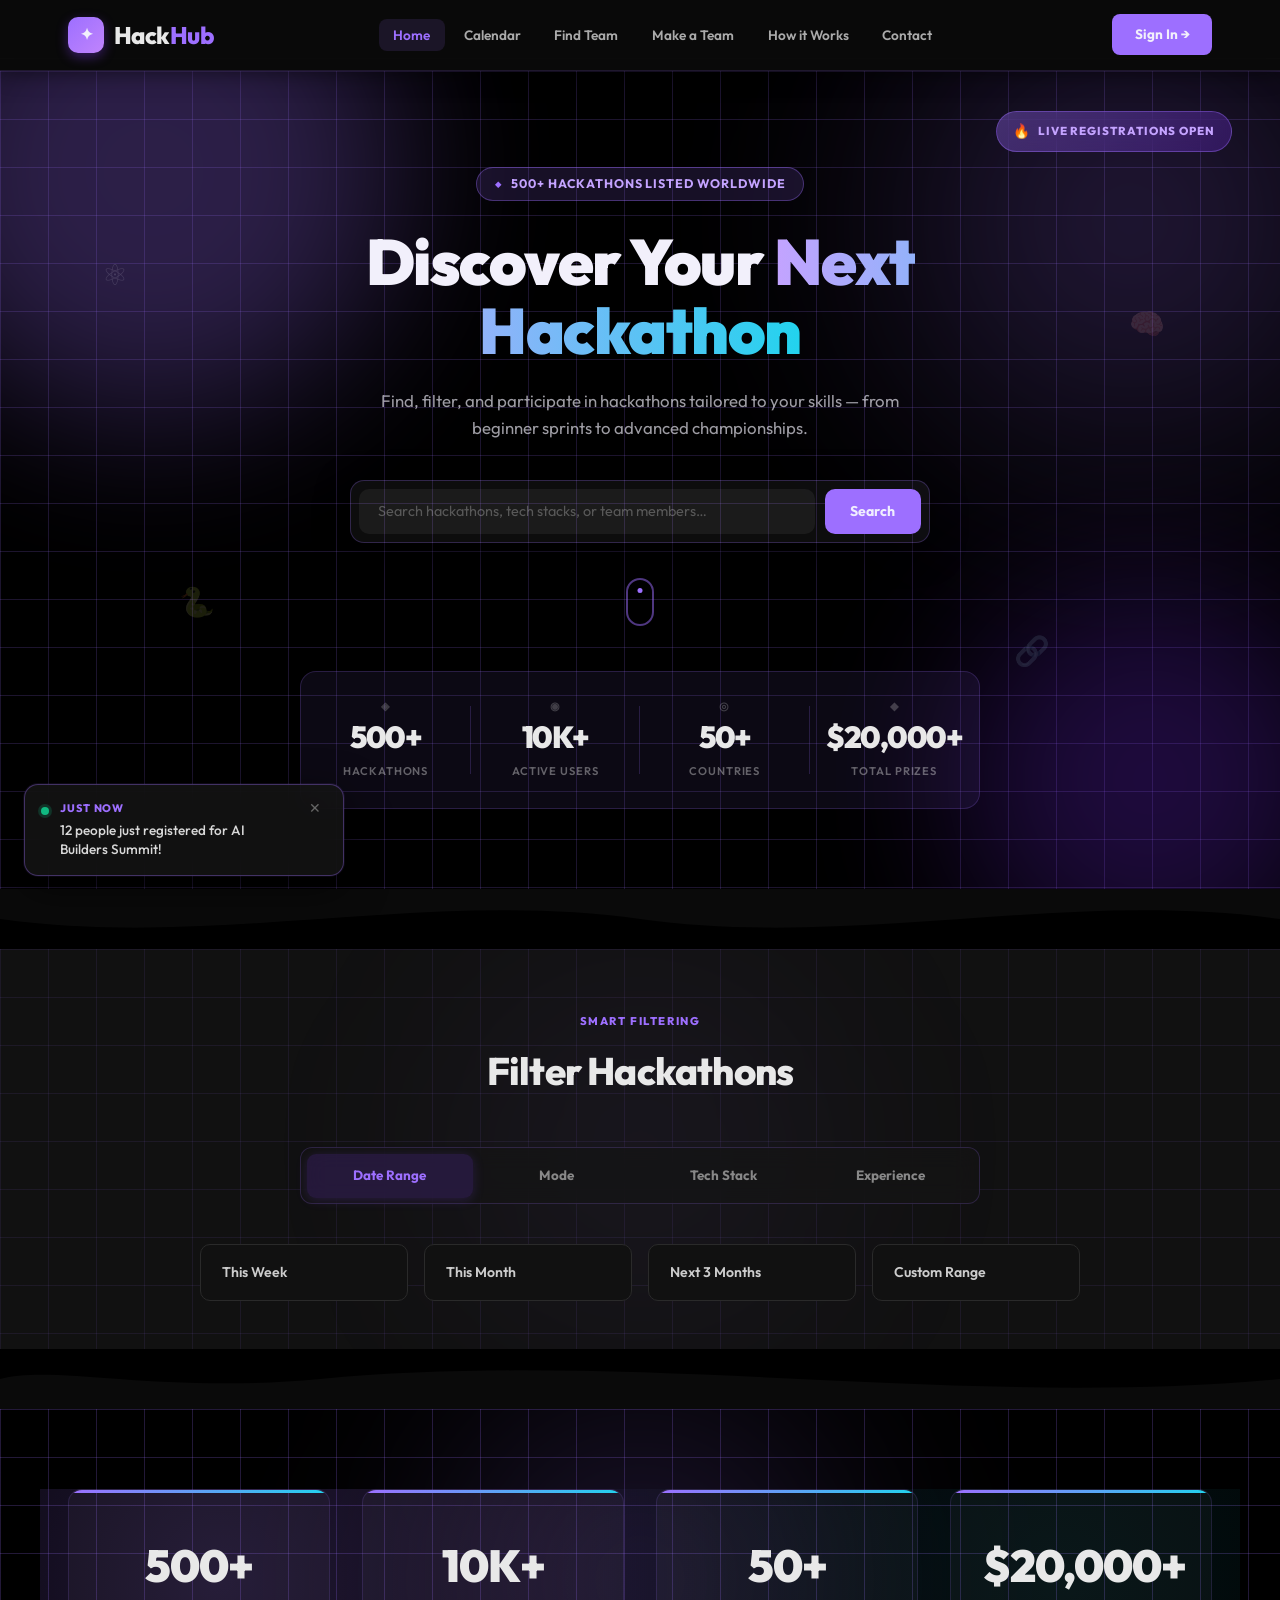
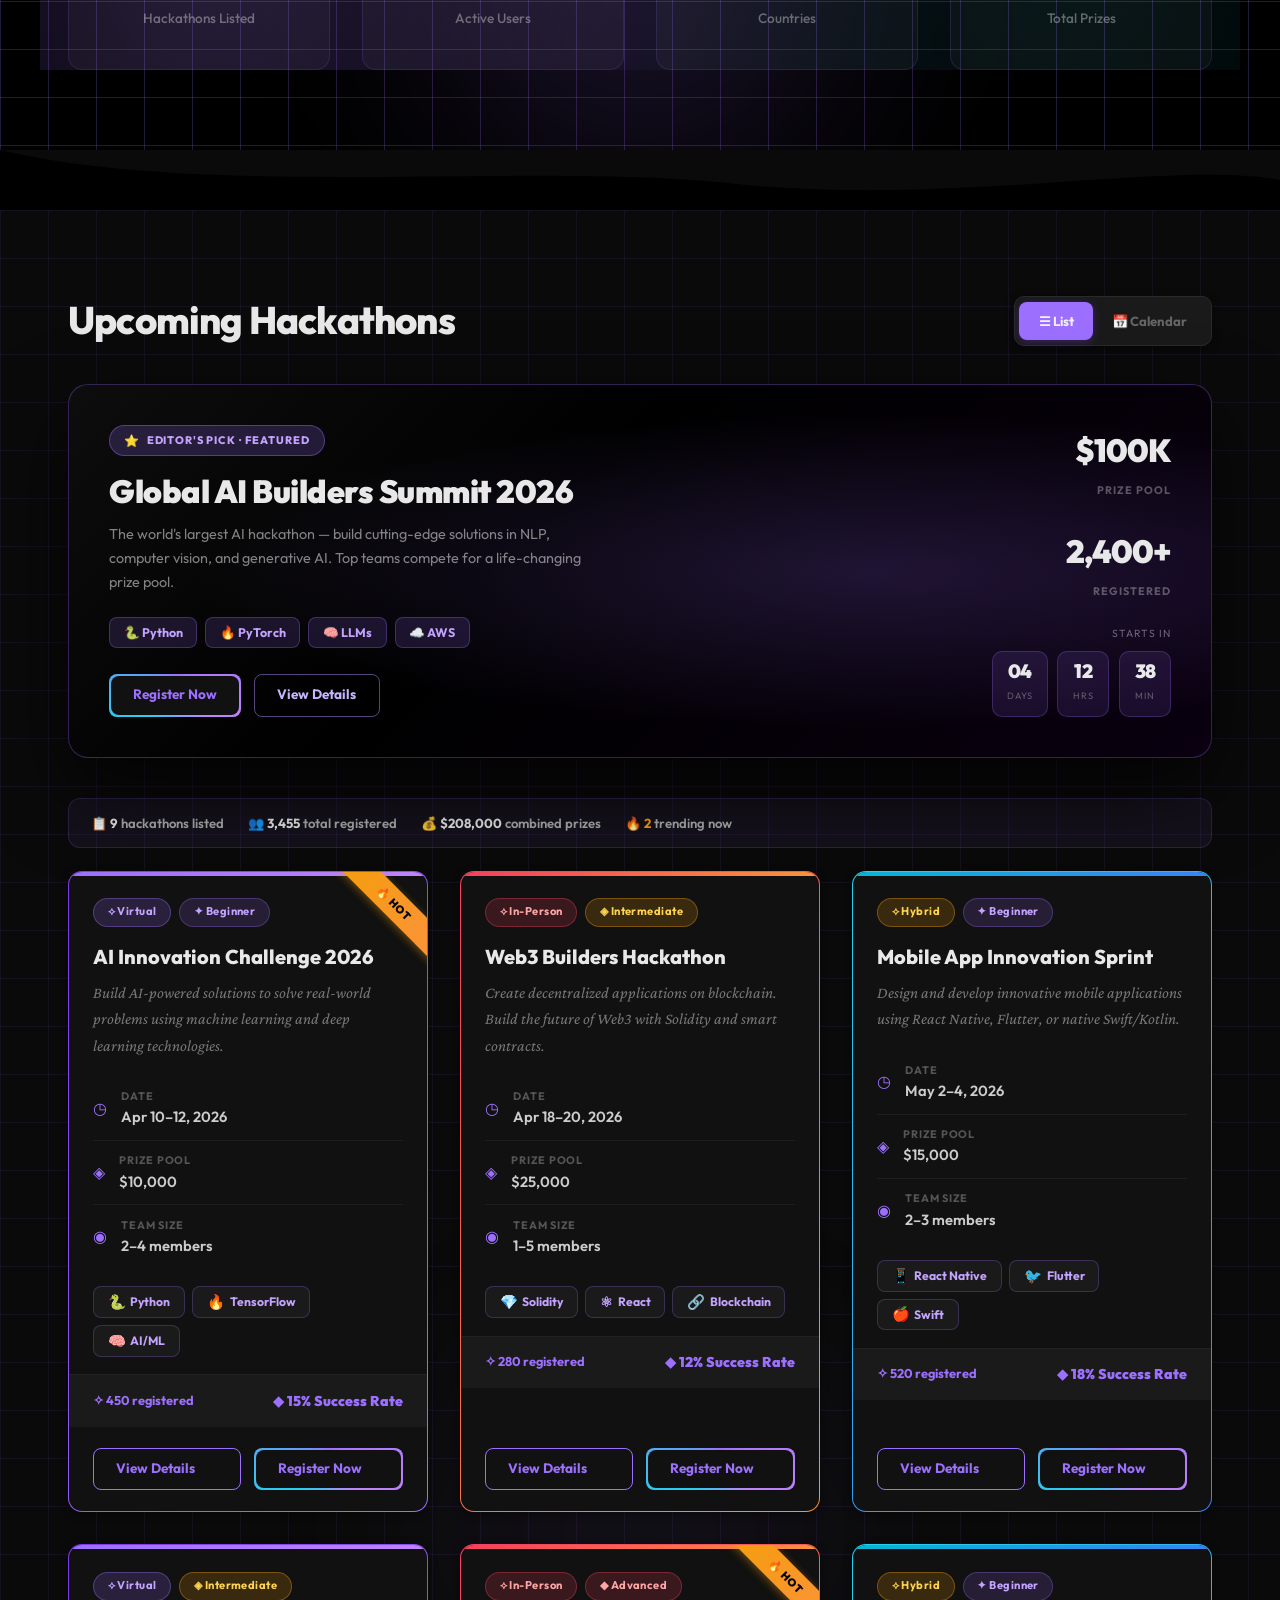
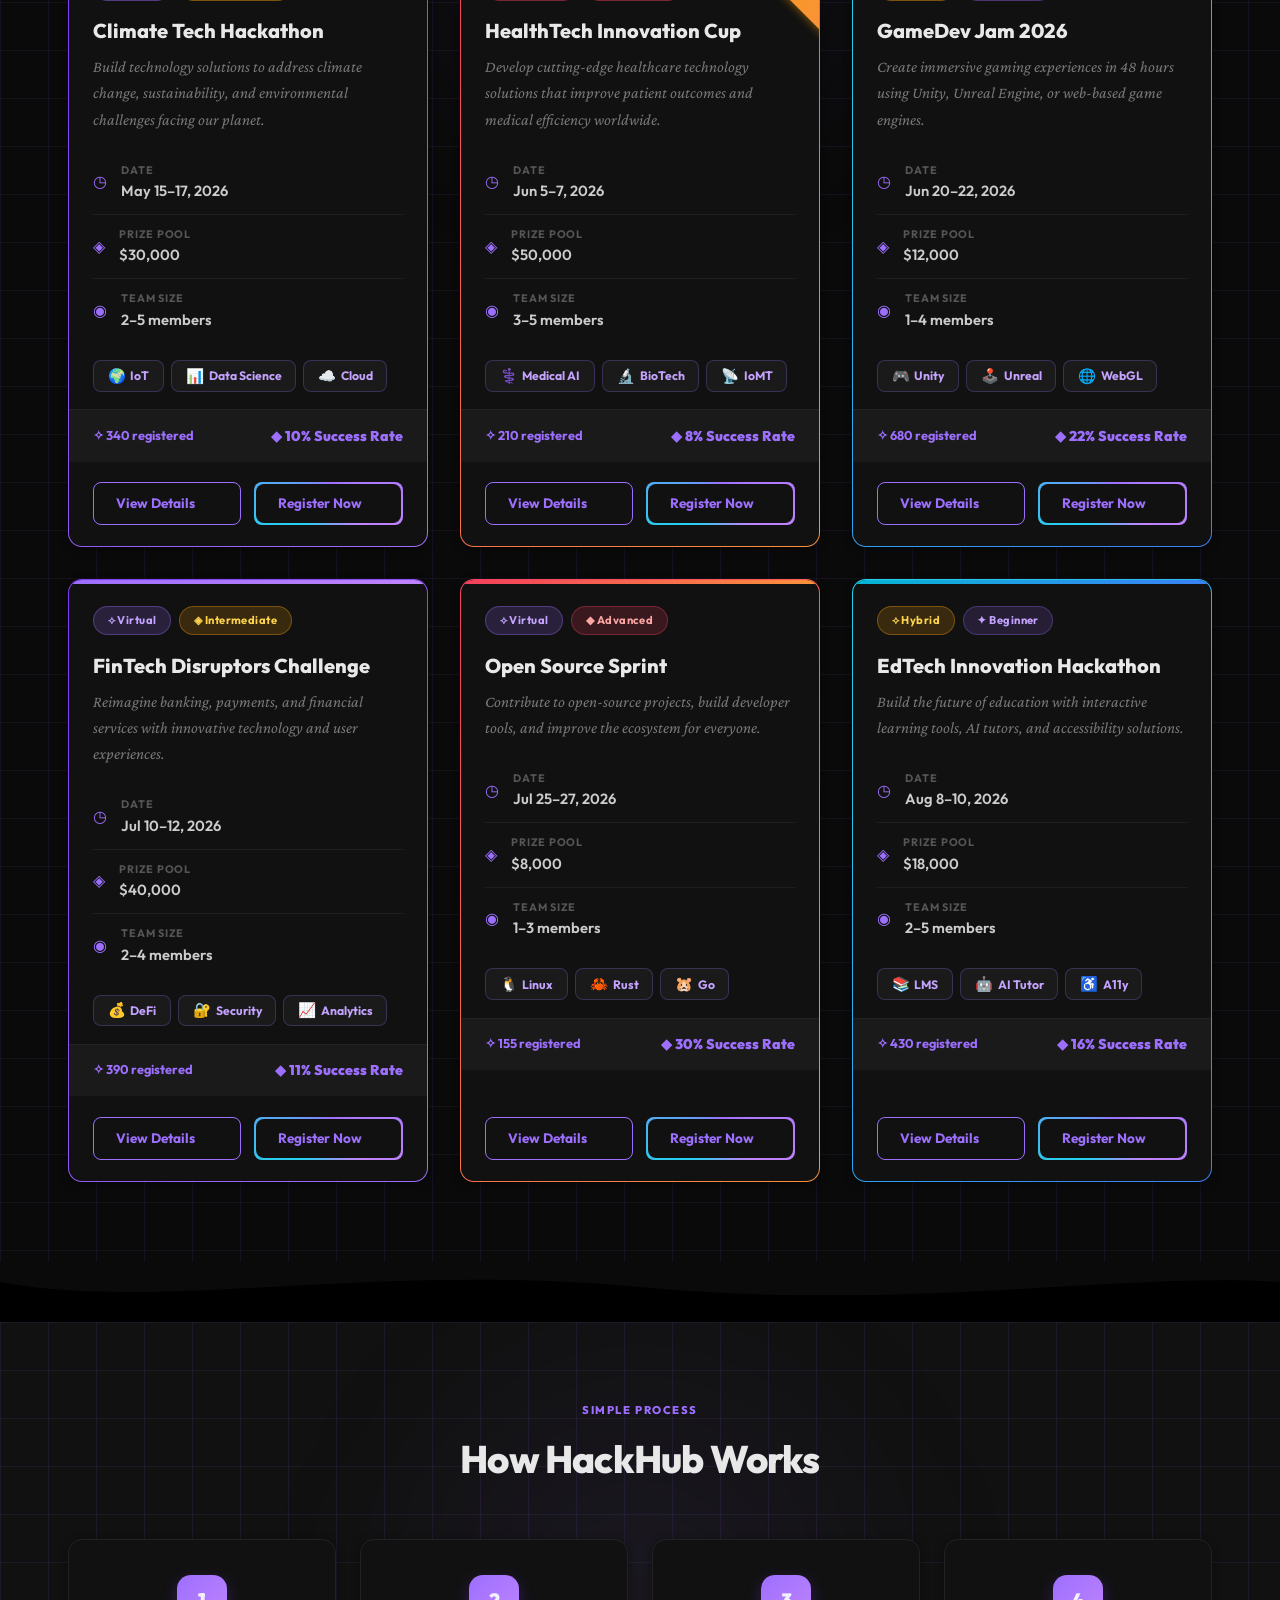
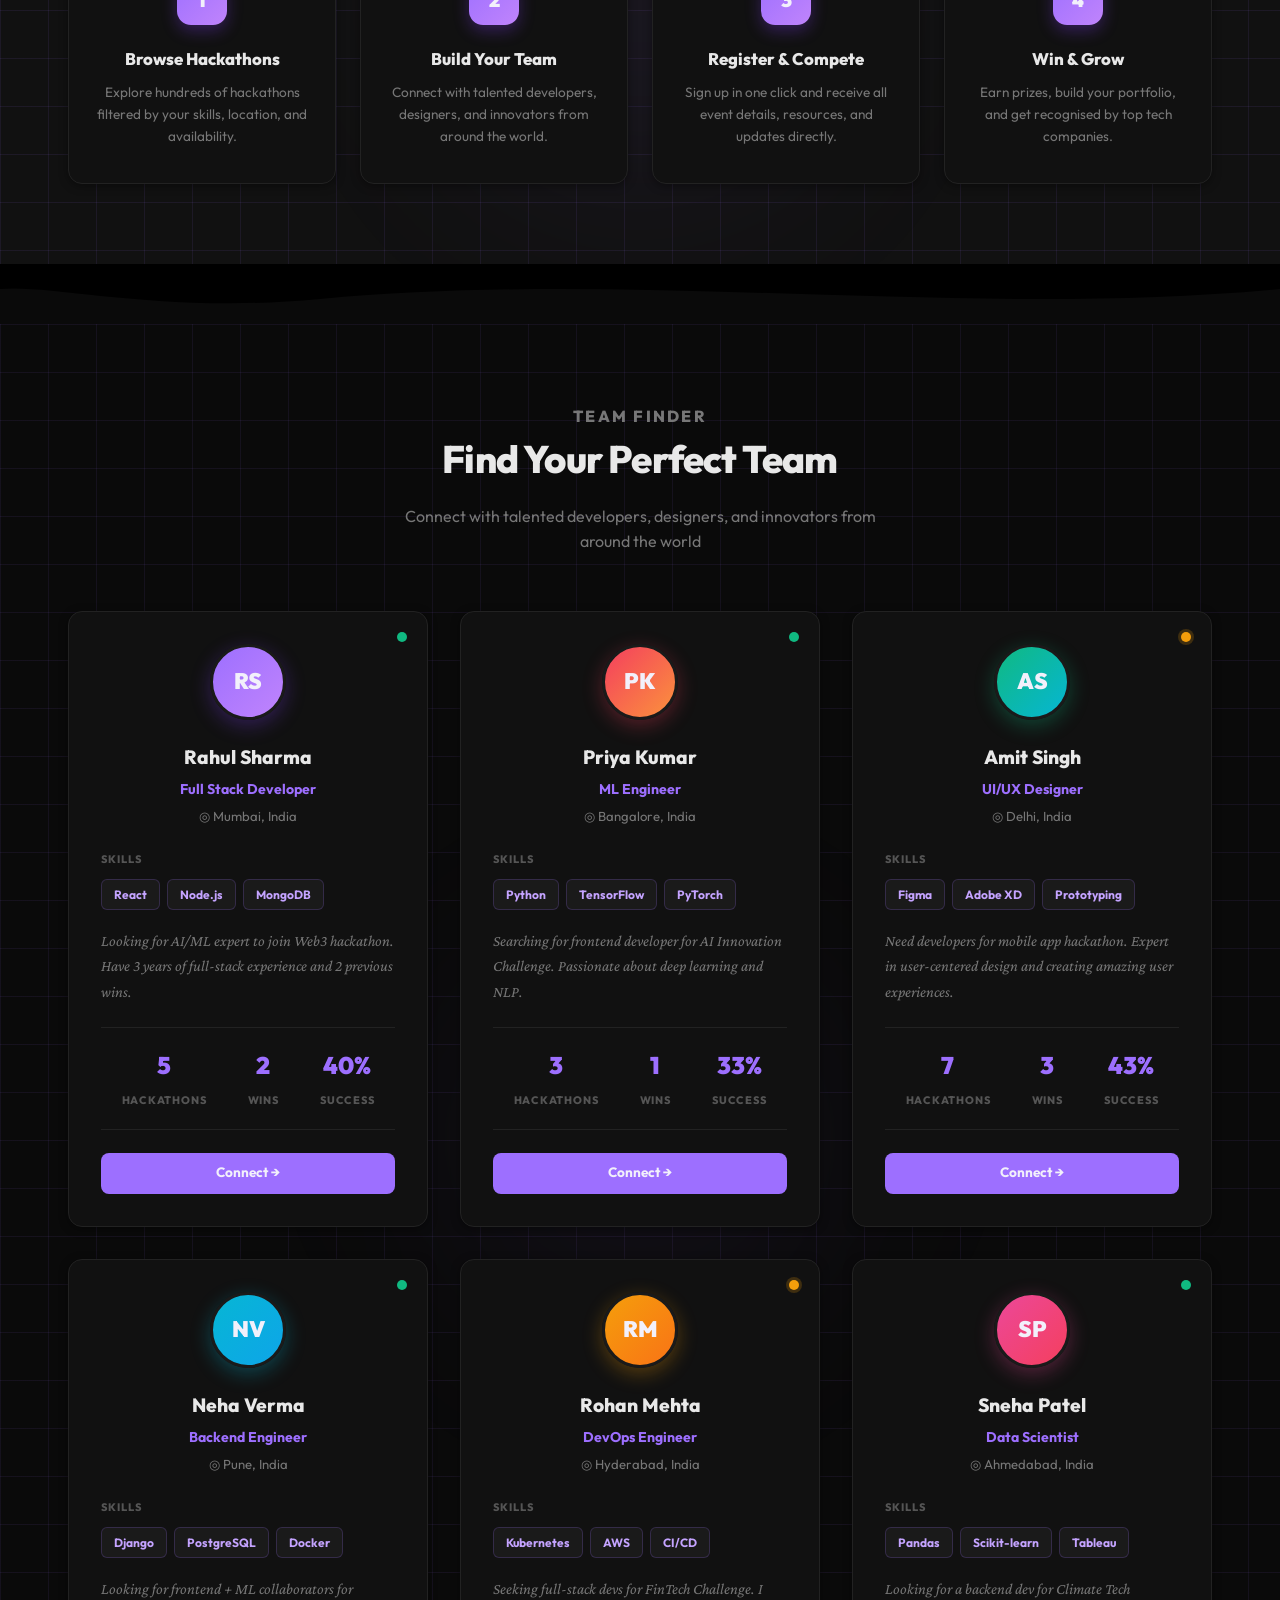
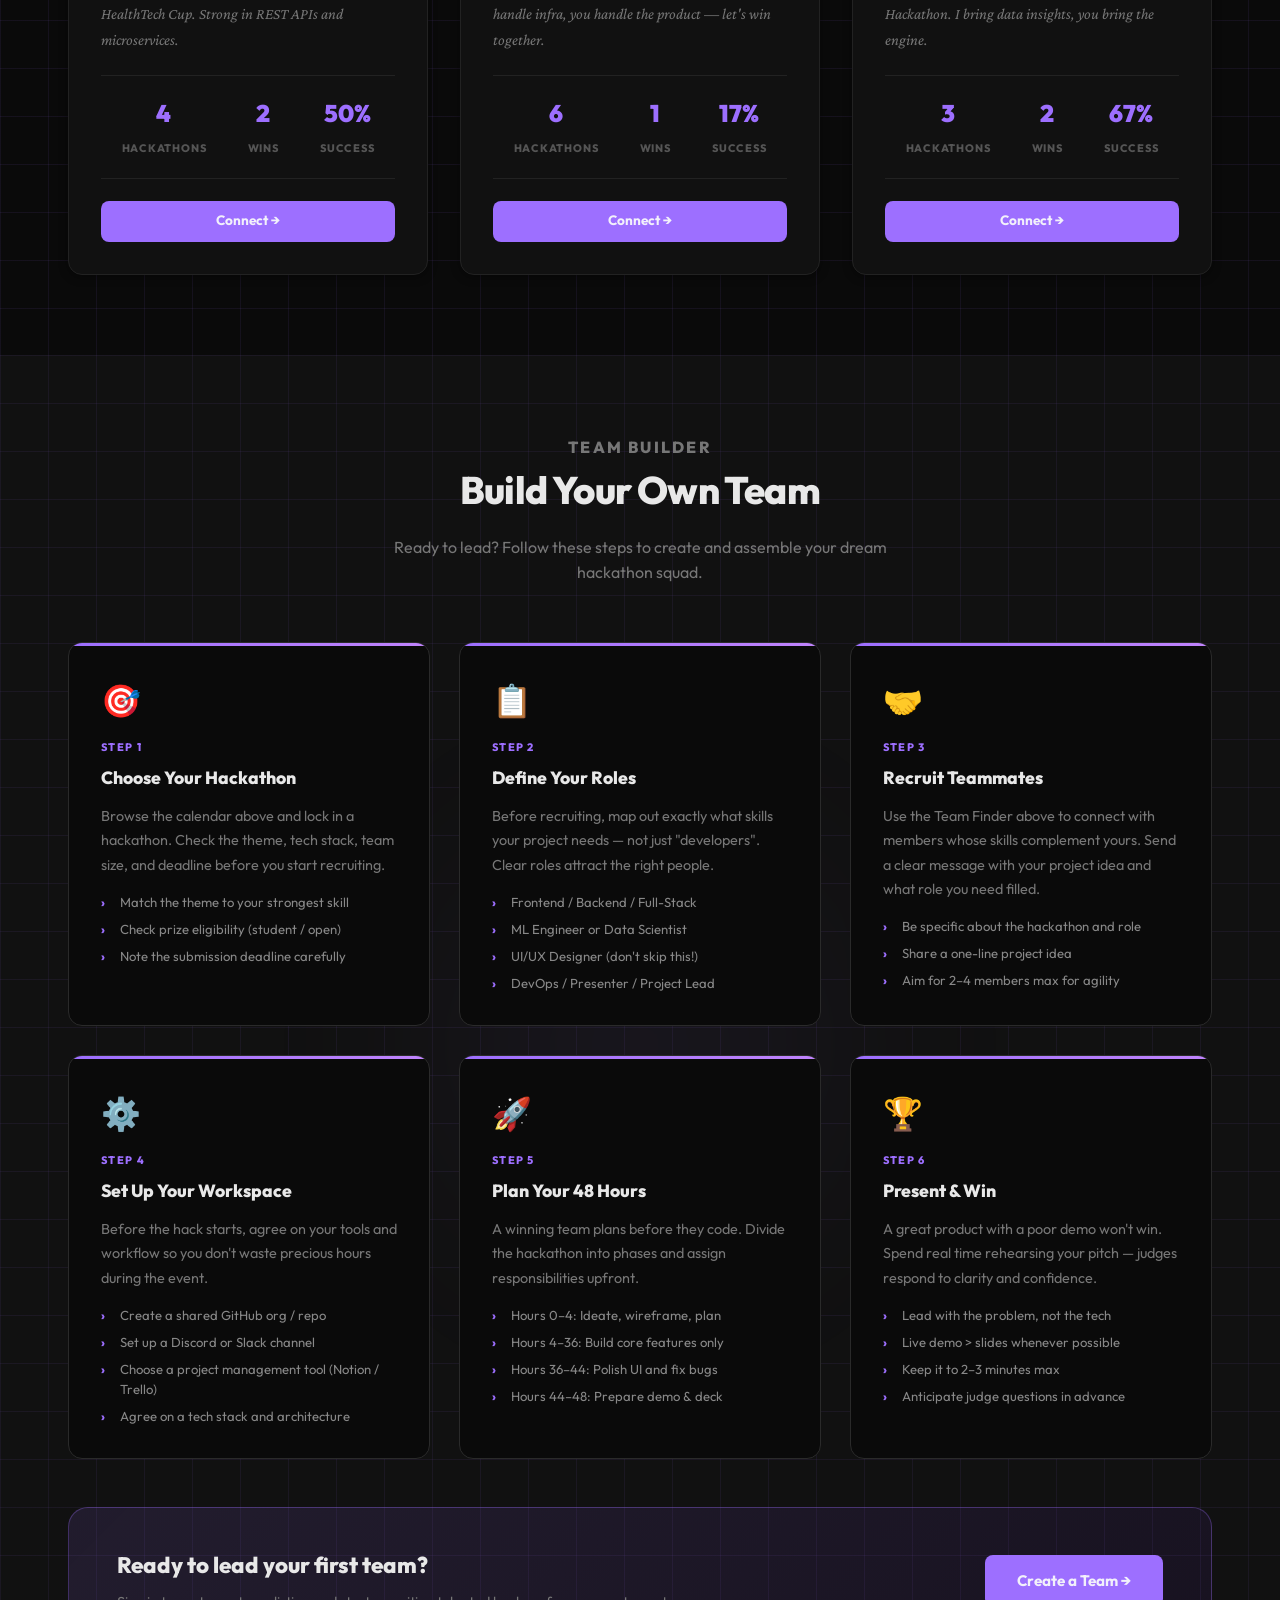
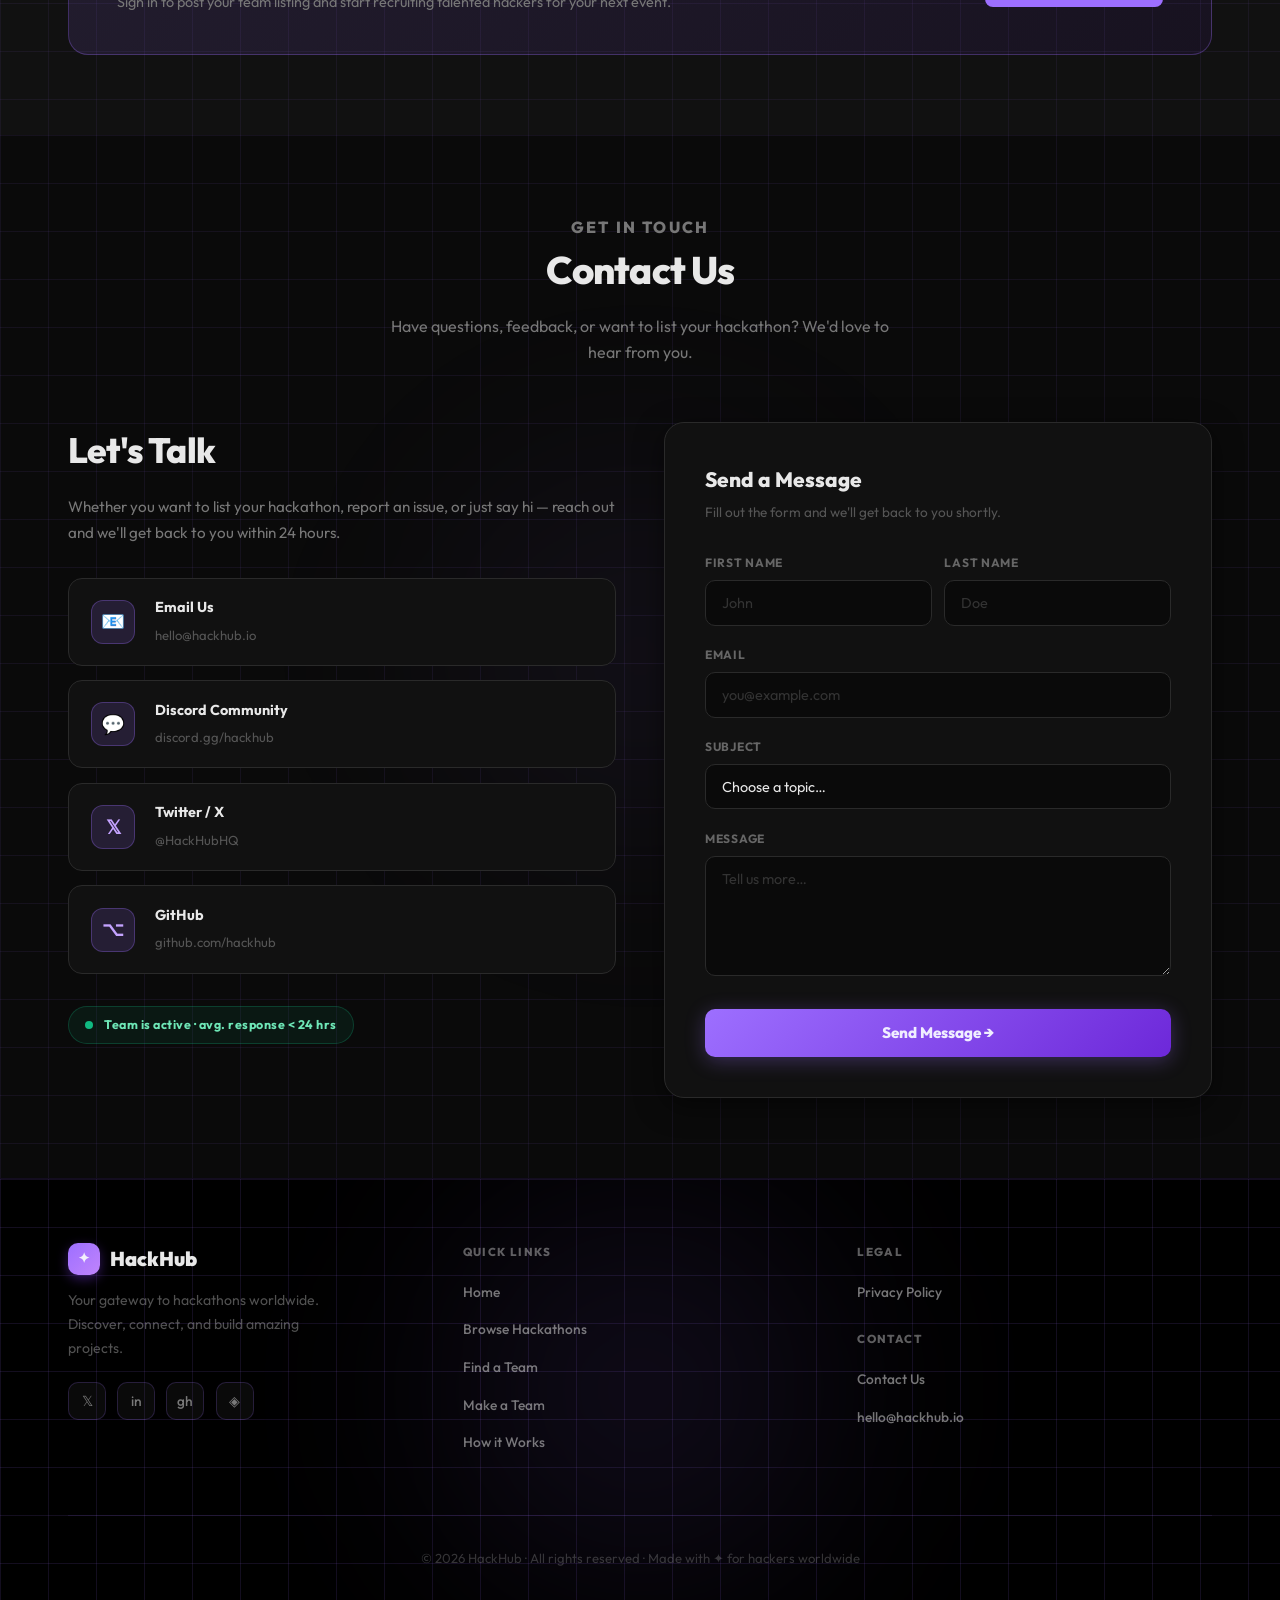
<file: index.html>
<!DOCTYPE html>
<html lang="en">

<head>
  <meta charset="UTF-8">
  <meta name="viewport" content="width=device-width, initial-scale=1.0">
  <title>HackHub — Discover Your Next Hackathon</title>

  <!-- Google Fonts -->
  <link rel="preconnect" href="https://fonts.googleapis.com">
  <link href="https://fonts.googleapis.com/css2?family=Outfit:wght@300;400;500;600;700;800;900&family=Crimson+Pro:ital,wght@0,400;0,600;1,400&display=swap" rel="stylesheet">

  <!-- External stylesheet — no JS used anywhere in this project -->
  <link rel="stylesheet" href="hackhubcss.css">
</head>

<body>

  <!-- Hidden checkbox for CSS-only mobile nav toggle -->
  <input type="checkbox" id="nav-toggle">

  <!-- ══════════════════════════════════════════
       NAVIGATION
  ══════════════════════════════════════════ -->
  <nav class="navbar" role="navigation" aria-label="Main navigation">
    <div class="nav-container">

      <!-- Logo -->
      <a href="#home" class="logo" aria-label="HackHub home">
        <div class="logo-icon" aria-hidden="true">✦</div>
        <span class="logo-text">Hack<span>Hub</span></span>
      </a>

      <!-- Desktop nav links -->
      <ul class="nav-menu">
        <li><a href="#home">Home</a></li>
        <li><a href="#calendar">Calendar</a></li>
        <li><a href="#find-team">Find Team</a></li>
        <li><a href="#make-team">Make a Team</a></li>
        <li><a href="#how-it-works">How it Works</a></li>
        <li><a href="#contact">Contact</a></li>
      </ul>

      <!-- Sign-in CTA — opens auth modal via CSS :target -->
      <a href="#modal-auth" class="btn-primary nav-signin">Sign In →</a>

      <!-- Hamburger toggle label (pure CSS) -->
      <label for="nav-toggle" class="hamburger-label" aria-label="Toggle mobile menu">
        <span></span>
        <span></span>
        <span></span>
      </label>

    </div>
  </nav>

  <!-- Mobile slide-down menu -->
  <div class="mobile-menu" role="navigation" aria-label="Mobile navigation">
    <a href="#home">Home</a>
    <a href="#calendar">Calendar</a>
    <a href="#find-team">Find Team</a>
    <a href="#make-team">Make a Team</a>
    <a href="#how-it-works">How it Works</a>
    <a href="#contact">Contact</a>
    <a href="#modal-auth" class="btn-primary" style="margin-top:.5rem;justify-content:center;">Sign In →</a>
  </div>

  <!-- ══════════════════════════════════════════
       HERO
  ══════════════════════════════════════════ -->
  <section id="home" class="hero" aria-label="Hero">

    <div class="hero-blob blob1" aria-hidden="true"></div>
    <div class="hero-blob blob2" aria-hidden="true"></div>

    <div class="hero-particles" aria-hidden="true">
      <div class="particle"></div>
      <div class="particle"></div>
      <div class="particle"></div>
      <div class="particle"></div>
      <div class="particle"></div>
      <div class="particle"></div>
    </div>

    <div class="floating-icons" aria-hidden="true">
      <span style="top:22%;left:8%">⚛</span>
      <span style="top:62%;left:14%">🐍</span>
      <span style="top:28%;right:9%">🧠</span>
      <span style="top:68%;right:18%">🔗</span>
    </div>

    <div class="hero-badge" aria-hidden="true">Live Registrations Open</div>

    <div class="hero-content">
      <div class="hero-eyebrow">500+ Hackathons Listed Worldwide</div>
      <h1>Discover Your <span class="highlight">Next Hackathon</span></h1>
      <p>Find, filter, and participate in hackathons tailored to your skills — from beginner sprints to advanced championships.</p>

      <!--
        SEARCH BAR: Uses <datalist> for CSS-native suggestions.
        Searching by name/tech/team member — no JS required.
      -->
      <form class="search-bar" action="#calendar" method="get" role="search">
        <input
          type="text"
          name="search"
          list="search-suggestions"
          placeholder="Search hackathons, tech stacks, or team members…"
          aria-label="Search hackathons, tech stacks, or team members"
          autocomplete="off">
        <!-- Datalist provides browser-native dropdown suggestions without JS -->
        <datalist id="search-suggestions">
          <!-- Hackathon names -->
          <option value="Global AI Builders Summit 2026">
          <option value="AI Innovation Challenge 2026">
          <option value="Web3 Builders Hackathon">
          <option value="Mobile App Innovation Sprint">
          <option value="Climate Tech Hackathon">
          <option value="HealthTech Innovation Cup">
          <option value="GameDev Jam 2026">
          <option value="FinTech Disruptors Challenge">
          <option value="Open Source Sprint">
          <option value="EdTech Innovation Hackathon">
          <option value="Cybersecurity Defend-a-Thon">
          <option value="Smart Cities Hack">
          <!-- Tech stacks -->
          <option value="Python">
          <option value="TensorFlow">
          <option value="PyTorch">
          <option value="React">
          <option value="Node.js">
          <option value="MongoDB">
          <option value="Solidity">
          <option value="Blockchain">
          <option value="React Native">
          <option value="Flutter">
          <option value="Unity">
          <option value="Unreal Engine">
          <!-- Team members -->
          <option value="Rahul Sharma — Full Stack Developer">
          <option value="Priya Kumar — ML Engineer">
          <option value="Amit Singh — UI/UX Designer">
          <option value="Neha Verma — Backend Engineer">
          <option value="Rohan Mehta — DevOps Engineer">
          <option value="Sneha Patel — Data Scientist">
        </datalist>
        <button type="submit" class="btn-search">Search</button>
      </form>

      <div class="scroll-indicator" aria-hidden="true"></div>

      <!-- Platform stats bar -->
      <div class="hero-stats" aria-label="Platform statistics">
        <div class="hero-stat">
          <span class="hero-stat-icon" aria-hidden="true">◈</span>
          <strong>500+</strong>
          <span>Hackathons</span>
        </div>
        <div class="hero-stat">
          <span class="hero-stat-icon" aria-hidden="true">◉</span>
          <strong>10K+</strong>
          <span>Active Users</span>
        </div>
        <div class="hero-stat">
          <span class="hero-stat-icon" aria-hidden="true">◎</span>
          <strong>50+</strong>
          <span>Countries</span>
        </div>
        <div class="hero-stat">
          <span class="hero-stat-icon" aria-hidden="true">◆</span>
          <strong class="counted">$20,000+</strong>
         
          <span>Total Prizes</span>
        </div>
      </div>
    </div>

  </section>

  <!-- Wave divider -->
  <div class="wave-divider" aria-hidden="true">
    <svg viewBox="0 0 1200 60" preserveAspectRatio="none" xmlns="http://www.w3.org/2000/svg">
      <path d="M0,30 C200,60 400,0 600,30 C800,60 1000,0 1200,30 L1200,60 L0,60 Z" class="wave-to-surface"/>
    </svg>
  </div>

  <!-- ══════════════════════════════════════════
       FILTERS
  ══════════════════════════════════════════ -->
  <section class="filters grid-bg fade-in" aria-label="Filter hackathons">
    <div class="container">

      <p class="section-label">Smart Filtering</p>
      <h2>Filter Hackathons</h2>

    
      <div class="filter-tabs">
        <input type="radio" name="filter-tab" id="tab1" checked>
        <input type="radio" name="filter-tab" id="tab2">
        <input type="radio" name="filter-tab" id="tab3">
        <input type="radio" name="filter-tab" id="tab4">

        <div class="tab-labels" role="tablist">
          <label for="tab1" role="tab">Date Range</label>
          <label for="tab2" role="tab">Mode</label>
          <label for="tab3" role="tab">Tech Stack</label>
          <label for="tab4" role="tab">Experience</label>
        </div>

        <div class="tab-content">

          <!-- Date Range panel -->
          <div class="tab-panel" role="tabpanel">
            <div class="filter-options">
              <label class="filter-option"><input type="radio" name="date" value="week"><span>This Week</span></label>
              <label class="filter-option"><input type="radio" name="date" value="month"><span>This Month</span></label>
              <label class="filter-option"><input type="radio" name="date" value="3months"><span>Next 3 Months</span></label>
              <label class="filter-option"><input type="radio" name="date" value="custom"><span>Custom Range</span></label>
            </div>
          </div>

          <!-- Mode panel -->
          <div class="tab-panel" role="tabpanel">
            <div class="filter-options">
              <label class="filter-option"><input type="radio" name="mode" value="virtual"><span>Virtual</span></label>
              <label class="filter-option"><input type="radio" name="mode" value="inperson"><span>In-Person</span></label>
              <label class="filter-option"><input type="radio" name="mode" value="hybrid"><span>Hybrid</span></label>
            </div>
          </div>

          <!-- Tech Stack panel -->
          <div class="tab-panel" role="tabpanel">
            <div class="filter-options">
              <label class="filter-option"><input type="checkbox" name="tech" value="web"><span>Web Dev</span></label>
              <label class="filter-option"><input type="checkbox" name="tech" value="ai"><span>AI / ML</span></label>
              <label class="filter-option"><input type="checkbox" name="tech" value="blockchain"><span>Blockchain</span></label>
              <label class="filter-option"><input type="checkbox" name="tech" value="mobile"><span>Mobile Apps</span></label>
              <label class="filter-option"><input type="checkbox" name="tech" value="iot"><span>IoT</span></label>
            </div>
          </div>

          <!-- Experience panel -->
          <div class="tab-panel" role="tabpanel">
            <div class="filter-options">
              <label class="filter-option"><input type="radio" name="level" value="beginner"><span>Beginner</span></label>
              <label class="filter-option"><input type="radio" name="level" value="intermediate"><span>Intermediate</span></label>
              <label class="filter-option"><input type="radio" name="level" value="advanced"><span>Advanced</span></label>
            </div>
          </div>

        </div>
      </div>

    </div>
  </section>

  <!-- Wave divider -->
  <div class="wave-divider wave-down" style="background:var(--surface);" aria-hidden="true">
    <svg viewBox="0 0 1200 60" preserveAspectRatio="none" xmlns="http://www.w3.org/2000/svg">
      <path d="M0,30 C300,0 600,60 900,30 C1050,15 1150,45 1200,30 L1200,60 L0,60 Z" class="wave-to-navy"/>
    </svg>
  </div>

  <!-- ══════════════════════════════════════════
       STATS
  ══════════════════════════════════════════ -->
  <section class="stats-section grid-bg fade-in" aria-label="Platform statistics">
    <div class="container">
      <div class="stats-glow" aria-hidden="true"></div>
      <div class="stats-grid">
        <div class="stat-card"><div class="stat-number">500+</div><div class="stat-label">Hackathons Listed</div></div>
        <div class="stat-card"><div class="stat-number">10K+</div><div class="stat-label">Active Users</div></div>
        <div class="stat-card"><div class="stat-number">50+</div><div class="stat-label">Countries</div></div>
        <div class="stat-card"><div class="stat-number">$20,000+</div><div class="stat-label">Total Prizes</div></div>
      </div>
    </div>
  </section>

  <!-- Wave divider -->
  <div class="wave-divider" style="background:var(--navy);" aria-hidden="true">
    <svg viewBox="0 0 1200 60" preserveAspectRatio="none" xmlns="http://www.w3.org/2000/svg">
      <path d="M0,0 C200,50 500,10 700,35 C900,55 1100,10 1200,30 L1200,60 L0,60 Z" class="wave-to-bg"/>
    </svg>
  </div>

  <!-- ══════════════════════════════════════════
       HACKATHONS / CALENDAR
       Note: The "Calendar" view toggle is a pure CSS
       layout switch — list vs visual calendar grid.
  ══════════════════════════════════════════ -->
  <section id="calendar" class="calendar-section grid-bg" aria-label="Upcoming hackathons">
    <div class="container">

      <div class="section-header fade-in">
        <h2>Upcoming Hackathons</h2>
        <!-- Pure CSS view toggle: radio inputs control which layout is shown -->
        <div class="view-toggle" role="group" aria-label="View toggle">
          <input type="radio" name="view" id="list-view" checked>
          <input type="radio" name="view" id="calendar-view">
          <label for="list-view">☰ List</label>
          <label for="calendar-view">📅 Calendar</label>
        </div>
      </div>

      <!-- ─── LIST VIEW CONTENT ─── -->
      <div class="list-view-content">

        <!-- Featured card -->
        <article class="featured-card fade-in" aria-label="Featured hackathon">
          <div class="featured-left">
            <span class="featured-tag">Editor's Pick · Featured</span>
            <h2>Global AI Builders Summit 2026</h2>
            <p>The world's largest AI hackathon — build cutting-edge solutions in NLP, computer vision, and generative AI. Top teams compete for a life-changing prize pool.</p>
            <div class="feat-tech">
              <span class="feat-tech-icon">🐍 Python</span>
              <span class="feat-tech-icon">🔥 PyTorch</span>
              <span class="feat-tech-icon">🧠 LLMs</span>
              <span class="feat-tech-icon">☁️ AWS</span>
            </div>
            <div class="featured-actions">
              <a href="#modal-auth" class="btn-register">Register Now</a>
              <a href="#calendar" class="btn-secondary" style="border-color:rgba(167,139,250,0.5);color:#c4b5fd;">View Details</a>
            </div>
          </div>
          <div class="featured-right">
            <div class="featured-prize"><strong>$100K</strong><span>Prize Pool</span></div>
            <div class="featured-stat"><strong>2,400+</strong><span>Registered</span></div>
            <div>
              <div style="font-size:.65rem;color:rgba(242,240,251,0.4);text-transform:uppercase;letter-spacing:.1em;margin-bottom:.5rem;text-align:right;">Starts in</div>
              <div class="featured-countdown" aria-label="Time remaining">
                <div class="cd-block"><strong>04</strong><span>Days</span></div>
                <div class="cd-block"><strong>12</strong><span>Hrs</span></div>
                <div class="cd-block"><strong>38</strong><span>Min</span></div>
              </div>
            </div>
          </div>
        </article>

        <!-- Hackathon cards grid -->
        <div class="hackathon-grid">

          <!-- Card 1 -->
          <article class="hackathon-card fade-in" aria-label="AI Innovation Challenge 2026">
            <div class="card-ribbon" aria-hidden="true">🔥 Hot</div>
            <div class="card-header">
              <span class="badge badge-virtual">⟡ Virtual</span>
              <span class="badge badge-beginner">✦ Beginner</span>
            </div>
            <h3>AI Innovation Challenge 2026</h3>
            <p class="card-description">Build AI-powered solutions to solve real-world problems using machine learning and deep learning technologies.</p>
            <div class="card-info">
              <div class="info-item"><span class="icon" aria-hidden="true">◷</span><div><strong>Date</strong><p>Apr 10–12, 2026</p></div></div>
              <div class="info-item"><span class="icon" aria-hidden="true">◈</span><div><strong>Prize Pool</strong><p>$10,000</p></div></div>
              <div class="info-item"><span class="icon" aria-hidden="true">◉</span><div><strong>Team Size</strong><p>2–4 members</p></div></div>
            </div>
            <div class="tech-tags">
              <span class="tech-tag"><span class="t-icon">🐍</span>Python</span>
              <span class="tech-tag"><span class="t-icon">🔥</span>TensorFlow</span>
              <span class="tech-tag"><span class="t-icon">🧠</span>AI/ML</span>
            </div>
            <div class="card-stats">
              <span>✧ 450 registered</span>
              <span class="success-rate">◆ 15% Success Rate</span>
            </div>
            <div class="card-actions">
              <a href="#calendar" class="btn-secondary">View Details</a>
              <a href="#modal-auth" class="btn-register">Register Now</a>
            </div>
          </article>

          <!-- Card 2 -->
          <article class="hackathon-card fade-in" aria-label="Web3 Builders Hackathon">
            <div class="card-header">
              <span class="badge badge-inperson">⟡ In-Person</span>
              <span class="badge badge-intermediate">◈ Intermediate</span>
            </div>
            <h3>Web3 Builders Hackathon</h3>
            <p class="card-description">Create decentralized applications on blockchain. Build the future of Web3 with Solidity and smart contracts.</p>
            <div class="card-info">
              <div class="info-item"><span class="icon" aria-hidden="true">◷</span><div><strong>Date</strong><p>Apr 18–20, 2026</p></div></div>
              <div class="info-item"><span class="icon" aria-hidden="true">◈</span><div><strong>Prize Pool</strong><p>$25,000</p></div></div>
              <div class="info-item"><span class="icon" aria-hidden="true">◉</span><div><strong>Team Size</strong><p>1–5 members</p></div></div>
            </div>
            <div class="tech-tags">
              <span class="tech-tag"><span class="t-icon">💎</span>Solidity</span>
              <span class="tech-tag"><span class="t-icon">⚛</span>React</span>
              <span class="tech-tag"><span class="t-icon">🔗</span>Blockchain</span>
            </div>
            <div class="card-stats">
              <span>✧ 280 registered</span>
              <span class="success-rate">◆ 12% Success Rate</span>
            </div>
            <div class="card-actions">
              <a href="#calendar" class="btn-secondary">View Details</a>
              <a href="#modal-auth" class="btn-register">Register Now</a>
            </div>
          </article>

          <!-- Card 3 -->
          <article class="hackathon-card fade-in" aria-label="Mobile App Innovation Sprint">
            <div class="card-header">
              <span class="badge badge-hybrid">⟡ Hybrid</span>
              <span class="badge badge-beginner">✦ Beginner</span>
            </div>
            <h3>Mobile App Innovation Sprint</h3>
            <p class="card-description">Design and develop innovative mobile applications using React Native, Flutter, or native Swift/Kotlin.</p>
            <div class="card-info">
              <div class="info-item"><span class="icon" aria-hidden="true">◷</span><div><strong>Date</strong><p>May 2–4, 2026</p></div></div>
              <div class="info-item"><span class="icon" aria-hidden="true">◈</span><div><strong>Prize Pool</strong><p>$15,000</p></div></div>
              <div class="info-item"><span class="icon" aria-hidden="true">◉</span><div><strong>Team Size</strong><p>2–3 members</p></div></div>
            </div>
            <div class="tech-tags">
              <span class="tech-tag"><span class="t-icon">📱</span>React Native</span>
              <span class="tech-tag"><span class="t-icon">🐦</span>Flutter</span>
              <span class="tech-tag"><span class="t-icon">🍎</span>Swift</span>
            </div>
            <div class="card-stats">
              <span>✧ 520 registered</span>
              <span class="success-rate">◆ 18% Success Rate</span>
            </div>
            <div class="card-actions">
              <a href="#calendar" class="btn-secondary">View Details</a>
              <a href="#modal-auth" class="btn-register">Register Now</a>
            </div>
          </article>

          <!-- Card 4 -->
          <article class="hackathon-card fade-in" aria-label="Climate Tech Hackathon">
            <div class="card-header">
              <span class="badge badge-virtual">⟡ Virtual</span>
              <span class="badge badge-intermediate">◈ Intermediate</span>
            </div>
            <h3>Climate Tech Hackathon</h3>
            <p class="card-description">Build technology solutions to address climate change, sustainability, and environmental challenges facing our planet.</p>
            <div class="card-info">
              <div class="info-item"><span class="icon" aria-hidden="true">◷</span><div><strong>Date</strong><p>May 15–17, 2026</p></div></div>
              <div class="info-item"><span class="icon" aria-hidden="true">◈</span><div><strong>Prize Pool</strong><p>$30,000</p></div></div>
              <div class="info-item"><span class="icon" aria-hidden="true">◉</span><div><strong>Team Size</strong><p>2–5 members</p></div></div>
            </div>
            <div class="tech-tags">
              <span class="tech-tag"><span class="t-icon">🌍</span>IoT</span>
              <span class="tech-tag"><span class="t-icon">📊</span>Data Science</span>
              <span class="tech-tag"><span class="t-icon">☁️</span>Cloud</span>
            </div>
            <div class="card-stats">
              <span>✧ 340 registered</span>
              <span class="success-rate">◆ 10% Success Rate</span>
            </div>
            <div class="card-actions">
              <a href="#calendar" class="btn-secondary">View Details</a>
              <a href="#modal-auth" class="btn-register">Register Now</a>
            </div>
          </article>

          <!-- Card 5 -->
          <article class="hackathon-card fade-in" aria-label="HealthTech Innovation Cup">
            <div class="card-ribbon" aria-hidden="true">🔥 Hot</div>
            <div class="card-header">
              <span class="badge badge-inperson">⟡ In-Person</span>
              <span class="badge badge-advanced">◆ Advanced</span>
            </div>
            <h3>HealthTech Innovation Cup</h3>
            <p class="card-description">Develop cutting-edge healthcare technology solutions that improve patient outcomes and medical efficiency worldwide.</p>
            <div class="card-info">
              <div class="info-item"><span class="icon" aria-hidden="true">◷</span><div><strong>Date</strong><p>Jun 5–7, 2026</p></div></div>
              <div class="info-item"><span class="icon" aria-hidden="true">◈</span><div><strong>Prize Pool</strong><p>$50,000</p></div></div>
              <div class="info-item"><span class="icon" aria-hidden="true">◉</span><div><strong>Team Size</strong><p>3–5 members</p></div></div>
            </div>
            <div class="tech-tags">
              <span class="tech-tag"><span class="t-icon">⚕️</span>Medical AI</span>
              <span class="tech-tag"><span class="t-icon">🔬</span>BioTech</span>
              <span class="tech-tag"><span class="t-icon">📡</span>IoMT</span>
            </div>
            <div class="card-stats">
              <span>✧ 210 registered</span>
              <span class="success-rate">◆ 8% Success Rate</span>
            </div>
            <div class="card-actions">
              <a href="#calendar" class="btn-secondary">View Details</a>
              <a href="#modal-auth" class="btn-register">Register Now</a>
            </div>
          </article>

          <!-- Card 6 -->
          <article class="hackathon-card fade-in" aria-label="GameDev Jam 2026">
            <div class="card-header">
              <span class="badge badge-hybrid">⟡ Hybrid</span>
              <span class="badge badge-beginner">✦ Beginner</span>
            </div>
            <h3>GameDev Jam 2026</h3>
            <p class="card-description">Create immersive gaming experiences in 48 hours using Unity, Unreal Engine, or web-based game engines.</p>
            <div class="card-info">
              <div class="info-item"><span class="icon" aria-hidden="true">◷</span><div><strong>Date</strong><p>Jun 20–22, 2026</p></div></div>
              <div class="info-item"><span class="icon" aria-hidden="true">◈</span><div><strong>Prize Pool</strong><p>$12,000</p></div></div>
              <div class="info-item"><span class="icon" aria-hidden="true">◉</span><div><strong>Team Size</strong><p>1–4 members</p></div></div>
            </div>
            <div class="tech-tags">
              <span class="tech-tag"><span class="t-icon">🎮</span>Unity</span>
              <span class="tech-tag"><span class="t-icon">🕹️</span>Unreal</span>
              <span class="tech-tag"><span class="t-icon">🌐</span>WebGL</span>
            </div>
            <div class="card-stats">
              <span>✧ 680 registered</span>
              <span class="success-rate">◆ 22% Success Rate</span>
            </div>
            <div class="card-actions">
              <a href="#calendar" class="btn-secondary">View Details</a>
              <a href="#modal-auth" class="btn-register">Register Now</a>
            </div>
          </article>

          <!-- Card 7 -->
          <article class="hackathon-card fade-in" aria-label="FinTech Disruptors Challenge">
            <div class="card-header">
              <span class="badge badge-virtual">⟡ Virtual</span>
              <span class="badge badge-intermediate">◈ Intermediate</span>
            </div>
            <h3>FinTech Disruptors Challenge</h3>
            <p class="card-description">Reimagine banking, payments, and financial services with innovative technology and user experiences.</p>
            <div class="card-info">
              <div class="info-item"><span class="icon" aria-hidden="true">◷</span><div><strong>Date</strong><p>Jul 10–12, 2026</p></div></div>
              <div class="info-item"><span class="icon" aria-hidden="true">◈</span><div><strong>Prize Pool</strong><p>$40,000</p></div></div>
              <div class="info-item"><span class="icon" aria-hidden="true">◉</span><div><strong>Team Size</strong><p>2–4 members</p></div></div>
            </div>
            <div class="tech-tags">
              <span class="tech-tag"><span class="t-icon">💰</span>DeFi</span>
              <span class="tech-tag"><span class="t-icon">🔐</span>Security</span>
              <span class="tech-tag"><span class="t-icon">📈</span>Analytics</span>
            </div>
            <div class="card-stats">
              <span>✧ 390 registered</span>
              <span class="success-rate">◆ 11% Success Rate</span>
            </div>
            <div class="card-actions">
              <a href="#calendar" class="btn-secondary">View Details</a>
              <a href="#modal-auth" class="btn-register">Register Now</a>
            </div>
          </article>

          <!-- Card 8 -->
          <article class="hackathon-card fade-in" aria-label="Open Source Sprint">
            <div class="card-header">
              <span class="badge badge-virtual">⟡ Virtual</span>
              <span class="badge badge-advanced">◆ Advanced</span>
            </div>
            <h3>Open Source Sprint</h3>
            <p class="card-description">Contribute to open-source projects, build developer tools, and improve the ecosystem for everyone.</p>
            <div class="card-info">
              <div class="info-item"><span class="icon" aria-hidden="true">◷</span><div><strong>Date</strong><p>Jul 25–27, 2026</p></div></div>
              <div class="info-item"><span class="icon" aria-hidden="true">◈</span><div><strong>Prize Pool</strong><p>$8,000</p></div></div>
              <div class="info-item"><span class="icon" aria-hidden="true">◉</span><div><strong>Team Size</strong><p>1–3 members</p></div></div>
            </div>
            <div class="tech-tags">
              <span class="tech-tag"><span class="t-icon">🐧</span>Linux</span>
              <span class="tech-tag"><span class="t-icon">🦀</span>Rust</span>
              <span class="tech-tag"><span class="t-icon">🐹</span>Go</span>
            </div>
            <div class="card-stats">
              <span>✧ 155 registered</span>
              <span class="success-rate">◆ 30% Success Rate</span>
            </div>
            <div class="card-actions">
              <a href="#calendar" class="btn-secondary">View Details</a>
              <a href="#modal-auth" class="btn-register">Register Now</a>
            </div>
          </article>

          <!-- Card 9 -->
          <article class="hackathon-card fade-in" aria-label="EdTech Innovation Hackathon">
            <div class="card-header">
              <span class="badge badge-hybrid">⟡ Hybrid</span>
              <span class="badge badge-beginner">✦ Beginner</span>
            </div>
            <h3>EdTech Innovation Hackathon</h3>
            <p class="card-description">Build the future of education with interactive learning tools, AI tutors, and accessibility solutions.</p>
            <div class="card-info">
              <div class="info-item"><span class="icon" aria-hidden="true">◷</span><div><strong>Date</strong><p>Aug 8–10, 2026</p></div></div>
              <div class="info-item"><span class="icon" aria-hidden="true">◈</span><div><strong>Prize Pool</strong><p>$18,000</p></div></div>
              <div class="info-item"><span class="icon" aria-hidden="true">◉</span><div><strong>Team Size</strong><p>2–5 members</p></div></div>
            </div>
            <div class="tech-tags">
              <span class="tech-tag"><span class="t-icon">📚</span>LMS</span>
              <span class="tech-tag"><span class="t-icon">🤖</span>AI Tutor</span>
              <span class="tech-tag"><span class="t-icon">♿</span>A11y</span>
            </div>
            <div class="card-stats">
              <span>✧ 430 registered</span>
              <span class="success-rate">◆ 16% Success Rate</span>
            </div>
            <div class="card-actions">
              <a href="#calendar" class="btn-secondary">View Details</a>
              <a href="#modal-auth" class="btn-register">Register Now</a>
            </div>
          </article>

        </div><!-- /.hackathon-grid -->
      </div><!-- /.list-view-content -->

      <!-- ─── CALENDAR VIEW CONTENT ─── -->
      <!--
        Pure CSS calendar: shown/hidden via the radio toggle above.
        Uses a CSS Grid to display April 2026.
      -->
      <div class="cal-view-content">
        <div class="cal-header">
          <div class="cal-month-nav">
            <a href="#calendar" class="cal-nav-btn" aria-label="Previous month">‹</a>
            <h3 class="cal-month-title">April 2026</h3>
            <a href="#calendar" class="cal-nav-btn" aria-label="Next month">›</a>
          </div>
          <div class="cal-legend">
            <span class="cal-dot cal-dot-virtual"></span> Virtual
            <span class="cal-dot cal-dot-inperson"></span> In-Person
            <span class="cal-dot cal-dot-hybrid"></span> Hybrid
          </div>
        </div>

        <!-- Day-of-week headers -->
        <div class="cal-grid" aria-label="April 2026 calendar">
          <div class="cal-day-name">Sun</div>
          <div class="cal-day-name">Mon</div>
          <div class="cal-day-name">Tue</div>
          <div class="cal-day-name">Wed</div>
          <div class="cal-day-name">Thu</div>
          <div class="cal-day-name">Fri</div>
          <div class="cal-day-name">Sat</div>

          <!-- Week 1 (April starts on Wed) -->
          <div class="cal-cell cal-empty"></div>
          <div class="cal-cell cal-empty"></div>
          <div class="cal-cell cal-empty"></div>
          <div class="cal-cell"><span class="cal-date">1</span></div>
          <div class="cal-cell"><span class="cal-date">2</span></div>
          <div class="cal-cell"><span class="cal-date">3</span></div>
          <div class="cal-cell"><span class="cal-date">4</span></div>

          <!-- Week 2 -->
          <div class="cal-cell"><span class="cal-date">5</span></div>
          <div class="cal-cell"><span class="cal-date">6</span></div>
          <div class="cal-cell"><span class="cal-date">7</span></div>
          <div class="cal-cell"><span class="cal-date">8</span></div>
          <div class="cal-cell"><span class="cal-date">9</span></div>
          <!-- Apr 10: AI Innovation Challenge starts -->
          <div class="cal-cell cal-has-event">
            <span class="cal-date">10</span>
            <a href="#modal-auth" class="cal-event cal-event-virtual" title="AI Innovation Challenge 2026 (Apr 10–12)">AI Innovation</a>
          </div>
          <div class="cal-cell cal-event-cont cal-event-virtual-cont">
            <span class="cal-date">11</span>
            <span class="cal-event-bar cal-event-virtual" aria-hidden="true"></span>
          </div>

          <!-- Week 3 -->
          <div class="cal-cell cal-event-cont cal-event-virtual-cont">
            <span class="cal-date">12</span>
            <span class="cal-event-bar cal-event-virtual" aria-hidden="true"></span>
          </div>
          <div class="cal-cell"><span class="cal-date">13</span></div>
          <div class="cal-cell"><span class="cal-date">14</span></div>
          <div class="cal-cell"><span class="cal-date">15</span></div>
          <div class="cal-cell"><span class="cal-date">16</span></div>
          <div class="cal-cell"><span class="cal-date">17</span></div>
          <!-- Apr 18: Web3 Builders starts -->
          <div class="cal-cell cal-has-event">
            <span class="cal-date">18</span>
            <a href="#modal-auth" class="cal-event cal-event-inperson" title="Web3 Builders Hackathon (Apr 18–20)">Web3 Builders</a>
          </div>

          <!-- Week 4 -->
          <div class="cal-cell cal-event-cont">
            <span class="cal-date">19</span>
            <span class="cal-event-bar cal-event-inperson" aria-hidden="true"></span>
          </div>
          <div class="cal-cell cal-event-cont">
            <span class="cal-date">20</span>
            <span class="cal-event-bar cal-event-inperson" aria-hidden="true"></span>
          </div>
          <div class="cal-cell"><span class="cal-date">21</span></div>
          <div class="cal-cell"><span class="cal-date">22</span></div>
          <div class="cal-cell"><span class="cal-date">23</span></div>
          <div class="cal-cell"><span class="cal-date">24</span></div>
          <div class="cal-cell"><span class="cal-date">25</span></div>

          <!-- Week 5 -->
          <div class="cal-cell"><span class="cal-date">26</span></div>
          <div class="cal-cell"><span class="cal-date">27</span></div>
          <div class="cal-cell"><span class="cal-date">28</span></div>
          <div class="cal-cell"><span class="cal-date">29</span></div>
          <div class="cal-cell"><span class="cal-date">30</span></div>
          <div class="cal-cell cal-empty"></div>
          <div class="cal-cell cal-empty"></div>
        </div><!-- /.cal-grid -->

        <!-- Upcoming events list below calendar -->
        <div class="cal-upcoming">
          <h4 class="cal-upcoming-title">Events This Month</h4>
          <div class="cal-event-list">
            <div class="cal-event-item">
              <div class="cal-event-dot cal-event-virtual"></div>
              <div class="cal-event-info">
                <strong>AI Innovation Challenge 2026</strong>
                <span>Apr 10–12 · Virtual · $10,000 prize</span>
              </div>
              <a href="#modal-auth" class="btn-register cal-register-btn">Register</a>
            </div>
            <div class="cal-event-item">
              <div class="cal-event-dot cal-event-inperson"></div>
              <div class="cal-event-info">
                <strong>Web3 Builders Hackathon</strong>
                <span>Apr 18–20 · In-Person · $25,000 prize</span>
              </div>
              <a href="#modal-auth" class="btn-register cal-register-btn">Register</a>
            </div>
          </div>
        </div>

      </div><!-- /.cal-view-content -->

    </div>
  </section>

  <!-- Wave divider -->
  <div class="wave-divider" style="background:var(--bg);" aria-hidden="true">
    <svg viewBox="0 0 1200 60" preserveAspectRatio="none" xmlns="http://www.w3.org/2000/svg">
      <path d="M0,20 C150,50 350,0 600,25 C850,50 1050,10 1200,20 L1200,60 L0,60 Z" class="wave-to-section"/>
    </svg>
  </div>

  <!-- ══════════════════════════════════════════
       HOW IT WORKS
  ══════════════════════════════════════════ -->
  <section id="how-it-works" class="how-section grid-bg fade-in" aria-label="How HackHub works">
    <div class="container">
      <p class="section-label">Simple Process</p>
      <h2 class="section-title">How HackHub Works</h2>
      <div class="steps-grid">
        <div class="step-card"><div class="step-number" aria-hidden="true">1</div><h3>Browse Hackathons</h3><p>Explore hundreds of hackathons filtered by your skills, location, and availability.</p></div>
        <div class="step-card"><div class="step-number" aria-hidden="true">2</div><h3>Build Your Team</h3><p>Connect with talented developers, designers, and innovators from around the world.</p></div>
        <div class="step-card"><div class="step-number" aria-hidden="true">3</div><h3>Register &amp; Compete</h3><p>Sign up in one click and receive all event details, resources, and updates directly.</p></div>
        <div class="step-card"><div class="step-number" aria-hidden="true">4</div><h3>Win &amp; Grow</h3><p>Earn prizes, build your portfolio, and get recognised by top tech companies.</p></div>
      </div>
    </div>
  </section>

  <!-- Wave divider -->
  <div class="wave-divider wave-down" style="background:var(--surface);" aria-hidden="true">
    <svg viewBox="0 0 1200 60" preserveAspectRatio="none" xmlns="http://www.w3.org/2000/svg">
      <path d="M0,35 C300,5 600,55 900,25 C1050,10 1150,40 1200,35 L1200,60 L0,60 Z" class="wave-to-bg"/>
    </svg>
  </div>

  <!-- ══════════════════════════════════════════
       TEAM FINDER
       "Connect" button opens a message modal
       using CSS :target (no JS).
  ══════════════════════════════════════════ -->
  <section id="find-team" class="team-section grid-bg" aria-label="Find your team">
    <div class="container">
      <div class="section-intro fade-in">
        <p class="section-label">Team Finder</p>
        <h2>Find Your Perfect Team</h2>
        <p>Connect with talented developers, designers, and innovators from around the world</p>
      </div>
      <div class="team-grid">

        <!-- Team member 1 -->
        <article class="team-card fade-in" aria-label="Rahul Sharma profile">
          <div class="member-status" title="Online" aria-label="Online"></div>
          <div class="team-avatar"><div class="avatar-circle">RS</div></div>
          <h3>Rahul Sharma</h3>
          <p class="member-role">Full Stack Developer</p>
          <p class="member-location">◎ Mumbai, India</p>
          <div class="skills-section"><h4>Skills</h4><div class="skill-tags"><span class="skill-tag-member">React</span><span class="skill-tag-member">Node.js</span><span class="skill-tag-member">MongoDB</span></div></div>
          <p class="member-bio">Looking for AI/ML expert to join Web3 hackathon. Have 3 years of full-stack experience and 2 previous wins.</p>
          <div class="member-stats"><div class="stat-item"><strong>5</strong><span>Hackathons</span></div><div class="stat-item"><strong>2</strong><span>Wins</span></div><div class="stat-item"><strong>40%</strong><span>Success</span></div></div>
          <!-- Opens message modal via CSS :target -->
          <a href="#msg-rahul" class="btn-primary btn-block">Connect →</a>
        </article>

        <!-- Team member 2 -->
        <article class="team-card fade-in" aria-label="Priya Kumar profile">
          <div class="member-status" title="Online" aria-label="Online"></div>
          <div class="team-avatar"><div class="avatar-circle avatar-pink">PK</div></div>
          <h3>Priya Kumar</h3>
          <p class="member-role">ML Engineer</p>
          <p class="member-location">◎ Bangalore, India</p>
          <div class="skills-section"><h4>Skills</h4><div class="skill-tags"><span class="skill-tag-member">Python</span><span class="skill-tag-member">TensorFlow</span><span class="skill-tag-member">PyTorch</span></div></div>
          <p class="member-bio">Searching for frontend developer for AI Innovation Challenge. Passionate about deep learning and NLP.</p>
          <div class="member-stats"><div class="stat-item"><strong>3</strong><span>Hackathons</span></div><div class="stat-item"><strong>1</strong><span>Wins</span></div><div class="stat-item"><strong>33%</strong><span>Success</span></div></div>
          <a href="#msg-priya" class="btn-primary btn-block">Connect →</a>
        </article>

        <!-- Team member 3 -->
        <article class="team-card fade-in" aria-label="Amit Singh profile">
          <div class="member-status away" title="Away" aria-label="Away"></div>
          <div class="team-avatar"><div class="avatar-circle avatar-green">AS</div></div>
          <h3>Amit Singh</h3>
          <p class="member-role">UI/UX Designer</p>
          <p class="member-location">◎ Delhi, India</p>
          <div class="skills-section"><h4>Skills</h4><div class="skill-tags"><span class="skill-tag-member">Figma</span><span class="skill-tag-member">Adobe XD</span><span class="skill-tag-member">Prototyping</span></div></div>
          <p class="member-bio">Need developers for mobile app hackathon. Expert in user-centered design and creating amazing user experiences.</p>
          <div class="member-stats"><div class="stat-item"><strong>7</strong><span>Hackathons</span></div><div class="stat-item"><strong>3</strong><span>Wins</span></div><div class="stat-item"><strong>43%</strong><span>Success</span></div></div>
          <a href="#msg-amit" class="btn-primary btn-block">Connect →</a>
        </article>

        <!-- Team member 4 -->
        <article class="team-card fade-in" aria-label="Neha Verma profile">
          <div class="member-status" title="Online" aria-label="Online"></div>
          <div class="team-avatar"><div class="avatar-circle avatar-teal">NV</div></div>
          <h3>Neha Verma</h3>
          <p class="member-role">Backend Engineer</p>
          <p class="member-location">◎ Pune, India</p>
          <div class="skills-section"><h4>Skills</h4><div class="skill-tags"><span class="skill-tag-member">Django</span><span class="skill-tag-member">PostgreSQL</span><span class="skill-tag-member">Docker</span></div></div>
          <p class="member-bio">Looking for frontend + ML collaborators for HealthTech Cup. Strong in REST APIs and microservices.</p>
          <div class="member-stats"><div class="stat-item"><strong>4</strong><span>Hackathons</span></div><div class="stat-item"><strong>2</strong><span>Wins</span></div><div class="stat-item"><strong>50%</strong><span>Success</span></div></div>
          <a href="#msg-neha" class="btn-primary btn-block">Connect →</a>
        </article>

        <!-- Team member 5 -->
        <article class="team-card fade-in" aria-label="Rohan Mehta profile">
          <div class="member-status away" title="Away" aria-label="Away"></div>
          <div class="team-avatar"><div class="avatar-circle avatar-orange">RM</div></div>
          <h3>Rohan Mehta</h3>
          <p class="member-role">DevOps Engineer</p>
          <p class="member-location">◎ Hyderabad, India</p>
          <div class="skills-section"><h4>Skills</h4><div class="skill-tags"><span class="skill-tag-member">Kubernetes</span><span class="skill-tag-member">AWS</span><span class="skill-tag-member">CI/CD</span></div></div>
          <p class="member-bio">Seeking full-stack devs for FinTech Challenge. I handle infra, you handle the product — let's win together.</p>
          <div class="member-stats"><div class="stat-item"><strong>6</strong><span>Hackathons</span></div><div class="stat-item"><strong>1</strong><span>Wins</span></div><div class="stat-item"><strong>17%</strong><span>Success</span></div></div>
          <a href="#msg-rohan" class="btn-primary btn-block">Connect →</a>
        </article>

        <!-- Team member 6 -->
        <article class="team-card fade-in" aria-label="Sneha Patel profile">
          <div class="member-status" title="Online" aria-label="Online"></div>
          <div class="team-avatar"><div class="avatar-circle avatar-rose">SP</div></div>
          <h3>Sneha Patel</h3>
          <p class="member-role">Data Scientist</p>
          <p class="member-location">◎ Ahmedabad, India</p>
          <div class="skills-section"><h4>Skills</h4><div class="skill-tags"><span class="skill-tag-member">Pandas</span><span class="skill-tag-member">Scikit-learn</span><span class="skill-tag-member">Tableau</span></div></div>
          <p class="member-bio">Looking for a backend dev for Climate Tech Hackathon. I bring data insights, you bring the engine.</p>
          <div class="member-stats"><div class="stat-item"><strong>3</strong><span>Hackathons</span></div><div class="stat-item"><strong>2</strong><span>Wins</span></div><div class="stat-item"><strong>67%</strong><span>Success</span></div></div>
          <a href="#msg-sneha" class="btn-primary btn-block">Connect →</a>
        </article>

      </div>
    </div>
  </section>

  <!-- ══════════════════════════════════════════
       MAKE YOUR OWN TEAM
       New section below Find Team with step-by-step
       guide on forming and leading a hackathon team.
  ══════════════════════════════════════════ -->
  <section id="make-team" class="make-team-section grid-bg" aria-label="Make your own team">
    <div class="container">

      <div class="section-intro fade-in">
        <p class="section-label">Team Builder</p>
        <h2>Build Your Own Team</h2>
        <p>Ready to lead? Follow these steps to create and assemble your dream hackathon squad.</p>
      </div>

      <div class="make-team-grid">

        <!-- Step 1 -->
        <div class="make-step-card fade-in">
          <div class="make-step-icon" aria-hidden="true">🎯</div>
          <div class="make-step-num">Step 1</div>
          <h3>Choose Your Hackathon</h3>
          <p>Browse the calendar above and lock in a hackathon. Check the theme, tech stack, team size, and deadline before you start recruiting.</p>
          <ul class="make-step-tips">
            <li>Match the theme to your strongest skill</li>
            <li>Check prize eligibility (student / open)</li>
            <li>Note the submission deadline carefully</li>
          </ul>
        </div>

        <!-- Step 2 -->
        <div class="make-step-card fade-in">
          <div class="make-step-icon" aria-hidden="true">📋</div>
          <div class="make-step-num">Step 2</div>
          <h3>Define Your Roles</h3>
          <p>Before recruiting, map out exactly what skills your project needs — not just "developers". Clear roles attract the right people.</p>
          <ul class="make-step-tips">
            <li>Frontend / Backend / Full-Stack</li>
            <li>ML Engineer or Data Scientist</li>
            <li>UI/UX Designer (don't skip this!)</li>
            <li>DevOps / Presenter / Project Lead</li>
          </ul>
        </div>

        <!-- Step 3 -->
        <div class="make-step-card fade-in">
          <div class="make-step-icon" aria-hidden="true">🤝</div>
          <div class="make-step-num">Step 3</div>
          <h3>Recruit Teammates</h3>
          <p>Use the Team Finder above to connect with members whose skills complement yours. Send a clear message with your project idea and what role you need filled.</p>
          <ul class="make-step-tips">
            <li>Be specific about the hackathon and role</li>
            <li>Share a one-line project idea</li>
            <li>Aim for 2–4 members max for agility</li>
          </ul>
        </div>

        <!-- Step 4 -->
        <div class="make-step-card fade-in">
          <div class="make-step-icon" aria-hidden="true">⚙️</div>
          <div class="make-step-num">Step 4</div>
          <h3>Set Up Your Workspace</h3>
          <p>Before the hack starts, agree on your tools and workflow so you don't waste precious hours during the event.</p>
          <ul class="make-step-tips">
            <li>Create a shared GitHub org / repo</li>
            <li>Set up a Discord or Slack channel</li>
            <li>Choose a project management tool (Notion / Trello)</li>
            <li>Agree on a tech stack and architecture</li>
          </ul>
        </div>

        <!-- Step 5 -->
        <div class="make-step-card fade-in">
          <div class="make-step-icon" aria-hidden="true">🚀</div>
          <div class="make-step-num">Step 5</div>
          <h3>Plan Your 48 Hours</h3>
          <p>A winning team plans before they code. Divide the hackathon into phases and assign responsibilities upfront.</p>
          <ul class="make-step-tips">
            <li>Hours 0–4: Ideate, wireframe, plan</li>
            <li>Hours 4–36: Build core features only</li>
            <li>Hours 36–44: Polish UI and fix bugs</li>
            <li>Hours 44–48: Prepare demo &amp; deck</li>
          </ul>
        </div>

        <!-- Step 6 -->
        <div class="make-step-card fade-in">
          <div class="make-step-icon" aria-hidden="true">🏆</div>
          <div class="make-step-num">Step 6</div>
          <h3>Present &amp; Win</h3>
          <p>A great product with a poor demo won't win. Spend real time rehearsing your pitch — judges respond to clarity and confidence.</p>
          <ul class="make-step-tips">
            <li>Lead with the problem, not the tech</li>
            <li>Live demo &gt; slides whenever possible</li>
            <li>Keep it to 2–3 minutes max</li>
            <li>Anticipate judge questions in advance</li>
          </ul>
        </div>

      </div>

      <!-- CTA to create a team -->
      <div class="make-team-cta fade-in">
        <div class="make-team-cta-text">
          <h3>Ready to lead your first team?</h3>
          <p>Sign in to post your team listing and start recruiting talented hackers for your next event.</p>
        </div>
        <a href="#modal-auth" class="btn-primary make-team-cta-btn">Create a Team →</a>
      </div>

    </div>
  </section>

  <!-- ══════════════════════════════════════════
       CONTACT — redesigned with gradient card,
       icons, and two-column premium layout
  ══════════════════════════════════════════ -->
  <section id="contact" class="contact-section grid-bg" aria-label="Contact HackHub">
    <div class="container">

      <div class="section-intro fade-in">
        <p class="section-label">Get In Touch</p>
        <h2>Contact Us</h2>
        <p>Have questions, feedback, or want to list your hackathon? We'd love to hear from you.</p>
      </div>

      <div class="contact-grid">

        <!-- Left: contact info with styled cards -->
        <div class="contact-info fade-in">
          <h2>Let's Talk</h2>
          <p>Whether you want to list your hackathon, report an issue, or just say hi — reach out and we'll get back to you within 24 hours.</p>

          <!-- Contact info cards -->
          <div class="contact-cards">

            <a href="mailto:hello@hackhub.io" class="contact-card">
              <div class="contact-card-icon">📧</div>
              <div>
                <strong>Email Us</strong>
                <span>hello@hackhub.io</span>
              </div>
            </a>

            <a href="https://discord.gg/hackhub" target="_blank" rel="noopener noreferrer" class="contact-card">
              <div class="contact-card-icon">💬</div>
              <div>
                <strong>Discord Community</strong>
                <span>discord.gg/hackhub</span>
              </div>
            </a>

            <a href="https://twitter.com/HackHubHQ" target="_blank" rel="noopener noreferrer" class="contact-card">
              <div class="contact-card-icon">𝕏</div>
              <div>
                <strong>Twitter / X</strong>
                <span>@HackHubHQ</span>
              </div>
            </a>

            <a href="https://github.com/hackhub" target="_blank" rel="noopener noreferrer" class="contact-card">
              <div class="contact-card-icon">⌥</div>
              <div>
                <strong>GitHub</strong>
                <span>github.com/hackhub</span>
              </div>
            </a>

          </div>

          <!-- Response-time badge -->
          <div class="contact-response-badge">
            <span class="contact-response-dot"></span>
            Team is active · avg. response &lt; 24 hrs
          </div>
        </div>

        <!-- Right: message form -->
        <div class="contact-form-box fade-in">
          <h3>Send a Message</h3>
          <p class="contact-form-sub">Fill out the form and we'll get back to you shortly.</p>
          <form action="#contact" method="post" class="contact-form">
            <div class="form-row">
              <div class="form-group">
                <label for="c-fname">First Name</label>
                <input type="text" id="c-fname" placeholder="John" required>
              </div>
              <div class="form-group">
                <label for="c-lname">Last Name</label>
                <input type="text" id="c-lname" placeholder="Doe">
              </div>
            </div>
            <div class="form-group">
              <label for="c-email">Email</label>
              <input type="email" id="c-email" placeholder="you@example.com" required>
            </div>
            <div class="form-group">
              <label for="c-subject">Subject</label>
              <select id="c-subject">
                <option value="" disabled selected>Choose a topic…</option>
                <option>List a Hackathon</option>
                <option>Team / Profile Help</option>
                <option>Report a Bug</option>
                <option>Partnership / Sponsorship</option>
                <option>General Question</option>
              </select>
            </div>
            <div class="form-group">
              <label for="c-message">Message</label>
              <textarea id="c-message" placeholder="Tell us more…" rows="5" required></textarea>
            </div>
            <button type="submit" class="contact-submit">Send Message →</button>
          </form>
        </div>

      </div>
    </div>
  </section>

  <!-- ══════════════════════════════════════════
       FOOTER — cleaned: removed dead links
       (Terms of Service, Cookie Policy,
        Hackathon Guide, Blog, API Docs, Help Center)
  ══════════════════════════════════════════ -->
  <footer class="footer grid-bg" aria-label="Site footer">
    <div class="container">
      <div class="footer-grid">

        <!-- Brand column -->
        <div class="footer-section footer-brand-col">
          <div class="footer-brand">
            <div class="logo-icon" style="width:32px;height:32px;font-size:.9rem;" aria-hidden="true">✦</div>
            <span style="font-family:'Outfit',sans-serif;font-size:1.25rem;font-weight:900;color:#e8e8e8;">HackHub</span>
          </div>
          <p>Your gateway to hackathons worldwide. Discover, connect, and build amazing projects.</p>
          <!-- Social links -->
          <nav class="social-links" aria-label="Social media links">
            <a href="https://twitter.com/HackHubHQ" target="_blank" rel="noopener noreferrer" class="social-link" aria-label="X (Twitter)">𝕏</a>
            <a href="https://linkedin.com" target="_blank" rel="noopener noreferrer" class="social-link" aria-label="LinkedIn">in</a>
            <a href="https://github.com/hackhub" target="_blank" rel="noopener noreferrer" class="social-link" aria-label="GitHub">gh</a>
            <a href="https://discord.gg/hackhub" target="_blank" rel="noopener noreferrer" class="social-link" aria-label="Discord">◈</a>
          </nav>
        </div>

        <!-- Quick links — only working anchors -->
        <div class="footer-section">
          <h4>Quick Links</h4>
          <ul>
            <li><a href="#home">Home</a></li>
            <li><a href="#calendar">Browse Hackathons</a></li>
            <li><a href="#find-team">Find a Team</a></li>
            <li><a href="#make-team">Make a Team</a></li>
            <li><a href="#how-it-works">How it Works</a></li>
          </ul>
        </div>

        <!-- Legal — only Privacy Policy which actually works -->
        <div class="footer-section">
          <h4>Legal</h4>
          <ul>
            <li><a href="#modal-privacy">Privacy Policy</a></li>
          </ul>
          <h4 style="margin-top:1.6rem;">Contact</h4>
          <ul>
            <li><a href="#contact">Contact Us</a></li>
            <li><a href="mailto:hello@hackhub.io">hello@hackhub.io</a></li>
          </ul>
        </div>

      </div>

      <!-- Footer bottom bar -->
      <div class="footer-bottom">
        <p>© 2026 HackHub · All rights reserved · Made with ✦ for hackers worldwide</p>
      </div>
    </div>
  </footer>

  <!-- Back to top button -->
  <a href="#home" class="back-to-top" aria-label="Back to top"></a>

  <!-- ══════════════════════════════════════════
       AUTH MODAL — pure CSS :target trick
       Google link goes to the real OAuth URL.
  ══════════════════════════════════════════ -->
  <div class="auth-overlay" id="modal-auth" role="dialog" aria-modal="true" aria-label="Sign in or create account">
    <a href="#" class="auth-backdrop" aria-label="Close modal"></a>
    <div class="auth-modal">
      <a href="#" class="auth-close" aria-label="Close">✕</a>
      <div class="auth-logo">
        <div class="logo-icon" style="width:42px;height:42px;font-size:1.1rem;" aria-hidden="true">✦</div>
        <span class="auth-brand">HackHub</span>
      </div>

      <div class="auth-tabs">
        <input type="radio" name="auth-tab" id="tab-signin" checked>
        <input type="radio" name="auth-tab" id="tab-signup">

        <div class="auth-tab-labels" role="tablist">
          <label for="tab-signin" class="auth-tab-label" role="tab">Sign In</label>
          <label for="tab-signup" class="auth-tab-label" role="tab">Create Account</label>
        </div>

        <!-- SIGN IN PANEL -->
        <div class="auth-panel" id="panel-signin" role="tabpanel">
          <p class="auth-subtitle">Welcome back, hacker 👋</p>
          <div class="auth-social-row">
            <!--
              FIX: "Continue with Google" now links to the
              correct Google OAuth URL for the Swayam SSO.
            -->
            <a href="https://accounts.google.com/v3/signin/accountchooser?client_id=596741830401-il7r0gth52nbd1cmrppqerom1g8shtrb.apps.googleusercontent.com&context_uri=https%3A%2F%2Fswayam-sso.swayam2.ac.in&redirect_uri=https%3A%2F%2Fswayam-fb.swayam2.ac.in%2F__%2Fauth%2Fhandler&response_type=code&scope=openid+https%3A%2F%2Fwww.googleapis.com%2Fauth%2Fuserinfo.email+profile&flowName=GeneralOAuthFlow"
               target="_blank" rel="noopener noreferrer" class="auth-social-btn">
              <span aria-hidden="true">G</span> Continue with Google
            </a>
            <a href="https://github.com/login" target="_blank" rel="noopener noreferrer" class="auth-social-btn auth-social-gh">
              <span aria-hidden="true">⌥</span> Continue with GitHub
            </a>
          </div>
          <div class="auth-divider"><span>or sign in with email</span></div>
          <form class="auth-form" action="#modal-auth" method="post">
            <div class="auth-field">
              <label for="si-email">Email</label>
              <input type="email" id="si-email" placeholder="you@example.com" autocomplete="email">
            </div>
            <div class="auth-field">
              <label for="si-pass">Password</label>
              <input type="password" id="si-pass" placeholder="••••••••" autocomplete="current-password">
              <a href="#modal-auth" class="auth-forgot">Forgot password?</a>
            </div>
            <button type="submit" class="auth-submit">Sign In →</button>
          </form>
          <p class="auth-switch">Don't have an account? <label for="tab-signup" class="auth-switch-link">Create one</label></p>
        </div>

        <!-- SIGN UP PANEL -->
        <div class="auth-panel" id="panel-signup" role="tabpanel">
          <p class="auth-subtitle">Join 10,000+ hackers worldwide ✦</p>
          <div class="auth-social-row">
            <a href="https://accounts.google.com/v3/signin/accountchooser?client_id=596741830401-il7r0gth52nbd1cmrppqerom1g8shtrb.apps.googleusercontent.com&context_uri=https%3A%2F%2Fswayam-sso.swayam2.ac.in&redirect_uri=https%3A%2F%2Fswayam-fb.swayam2.ac.in%2F__%2Fauth%2Fhandler&response_type=code&scope=openid+https%3A%2F%2Fwww.googleapis.com%2Fauth%2Fuserinfo.email+profile&flowName=GeneralOAuthFlow"
               target="_blank" rel="noopener noreferrer" class="auth-social-btn">
              <span aria-hidden="true">G</span> Continue with Google
            </a>
            <a href="https://github.com/login" target="_blank" rel="noopener noreferrer" class="auth-social-btn auth-social-gh">
              <span aria-hidden="true">⌥</span> Continue with GitHub
            </a>
          </div>
          <div class="auth-divider"><span>or sign up with email</span></div>
          <form class="auth-form" action="#modal-auth" method="post">
            <div class="auth-field-row">
              <div class="auth-field"><label for="su-first">First Name</label><input type="text" id="su-first" placeholder="John"></div>
              <div class="auth-field"><label for="su-last">Last Name</label><input type="text" id="su-last" placeholder="Doe"></div>
            </div>
            <div class="auth-field"><label for="su-email">Email</label><input type="email" id="su-email" placeholder="you@example.com" autocomplete="email"></div>
            <div class="auth-field"><label for="su-pass">Password</label><input type="password" id="su-pass" placeholder="Create a strong password" autocomplete="new-password"></div>
            <div class="auth-field">
              <label for="su-role">I am a</label>
              <select id="su-role">
                <option>Developer</option>
                <option>Designer</option>
                <option>ML Engineer</option>
                <option>Product Manager</option>
                <option>Student</option>
              </select>
            </div>
            <label class="auth-checkbox-row">
              <input type="checkbox">
              <span>I agree to the <a href="#modal-privacy">Privacy Policy</a></span>
            </label>
            <button type="submit" class="auth-submit">Create Account →</button>
          </form>
          <p class="auth-switch">Already have an account? <label for="tab-signin" class="auth-switch-link">Sign in</label></p>
        </div>

      </div>
    </div>
  </div>

  <!-- ══════════════════════════════════════════
       CONNECT MESSAGE MODALS — pure CSS :target
       One modal per team member card.
  ══════════════════════════════════════════ -->

  <!-- Rahul Sharma message modal -->
  <div class="msg-overlay" id="msg-rahul" role="dialog" aria-modal="true" aria-label="Message Rahul Sharma">
    <a href="#find-team" class="auth-backdrop" aria-label="Close"></a>
    <div class="msg-modal">
      <a href="#find-team" class="auth-close" aria-label="Close">✕</a>
      <div class="msg-modal-header">
        <div class="avatar-circle msg-avatar">RS</div>
        <div>
          <h3>Rahul Sharma</h3>
          <span class="member-role">Full Stack Developer · Mumbai</span>
        </div>
      </div>
      <form action="#find-team" method="post" class="msg-form">
        <div class="form-group">
          <label for="msg-rs-name">Your Name</label>
          <input type="text" id="msg-rs-name" placeholder="Your full name">
        </div>
        <div class="form-group">
          <label for="msg-rs-email">Your Email</label>
          <input type="email" id="msg-rs-email" placeholder="you@example.com">
        </div>
        <div class="form-group">
          <label for="msg-rs-hack">Which Hackathon?</label>
          <select id="msg-rs-hack">
            <option value="" disabled selected>Select a hackathon…</option>
            <option>Global AI Builders Summit 2026</option>
            <option>Web3 Builders Hackathon</option>
            <option>AI Innovation Challenge 2026</option>
            <option>FinTech Disruptors Challenge</option>
            <option>Other</option>
          </select>
        </div>
        <div class="form-group">
          <label for="msg-rs-body">Message</label>
          <textarea id="msg-rs-body" rows="4" placeholder="Tell Rahul about yourself and your project idea…"></textarea>
        </div>
        <button type="submit" class="contact-submit">Send Message →</button>
      </form>
    </div>
  </div>

  <!-- Priya Kumar message modal -->
  <div class="msg-overlay" id="msg-priya" role="dialog" aria-modal="true" aria-label="Message Priya Kumar">
    <a href="#find-team" class="auth-backdrop" aria-label="Close"></a>
    <div class="msg-modal">
      <a href="#find-team" class="auth-close" aria-label="Close">✕</a>
      <div class="msg-modal-header">
        <div class="avatar-circle avatar-pink msg-avatar">PK</div>
        <div>
          <h3>Priya Kumar</h3>
          <span class="member-role">ML Engineer · Bangalore</span>
        </div>
      </div>
      <form action="#find-team" method="post" class="msg-form">
        <div class="form-group"><label for="msg-pk-name">Your Name</label><input type="text" id="msg-pk-name" placeholder="Your full name"></div>
        <div class="form-group"><label for="msg-pk-email">Your Email</label><input type="email" id="msg-pk-email" placeholder="you@example.com"></div>
        <div class="form-group">
          <label for="msg-pk-hack">Which Hackathon?</label>
          <select id="msg-pk-hack">
            <option value="" disabled selected>Select a hackathon…</option>
            <option>AI Innovation Challenge 2026</option>
            <option>Global AI Builders Summit 2026</option>
            <option>EdTech Innovation Hackathon</option>
            <option>Other</option>
          </select>
        </div>
        <div class="form-group"><label for="msg-pk-body">Message</label><textarea id="msg-pk-body" rows="4" placeholder="Tell Priya about yourself and your project idea…"></textarea></div>
        <button type="submit" class="contact-submit">Send Message →</button>
      </form>
    </div>
  </div>

  <!-- Amit Singh message modal -->
  <div class="msg-overlay" id="msg-amit" role="dialog" aria-modal="true" aria-label="Message Amit Singh">
    <a href="#find-team" class="auth-backdrop" aria-label="Close"></a>
    <div class="msg-modal">
      <a href="#find-team" class="auth-close" aria-label="Close">✕</a>
      <div class="msg-modal-header">
        <div class="avatar-circle avatar-green msg-avatar">AS</div>
        <div>
          <h3>Amit Singh</h3>
          <span class="member-role">UI/UX Designer · Delhi</span>
        </div>
      </div>
      <form action="#find-team" method="post" class="msg-form">
        <div class="form-group"><label for="msg-as-name">Your Name</label><input type="text" id="msg-as-name" placeholder="Your full name"></div>
        <div class="form-group"><label for="msg-as-email">Your Email</label><input type="email" id="msg-as-email" placeholder="you@example.com"></div>
        <div class="form-group">
          <label for="msg-as-hack">Which Hackathon?</label>
          <select id="msg-as-hack">
            <option value="" disabled selected>Select a hackathon…</option>
            <option>Mobile App Innovation Sprint</option>
            <option>GameDev Jam 2026</option>
            <option>Other</option>
          </select>
        </div>
        <div class="form-group"><label for="msg-as-body">Message</label><textarea id="msg-as-body" rows="4" placeholder="Tell Amit about yourself and your project idea…"></textarea></div>
        <button type="submit" class="contact-submit">Send Message →</button>
      </form>
    </div>
  </div>

  <!-- Neha Verma message modal -->
  <div class="msg-overlay" id="msg-neha" role="dialog" aria-modal="true" aria-label="Message Neha Verma">
    <a href="#find-team" class="auth-backdrop" aria-label="Close"></a>
    <div class="msg-modal">
      <a href="#find-team" class="auth-close" aria-label="Close">✕</a>
      <div class="msg-modal-header">
        <div class="avatar-circle avatar-teal msg-avatar">NV</div>
        <div>
          <h3>Neha Verma</h3>
          <span class="member-role">Backend Engineer · Pune</span>
        </div>
      </div>
      <form action="#find-team" method="post" class="msg-form">
        <div class="form-group"><label for="msg-nv-name">Your Name</label><input type="text" id="msg-nv-name" placeholder="Your full name"></div>
        <div class="form-group"><label for="msg-nv-email">Your Email</label><input type="email" id="msg-nv-email" placeholder="you@example.com"></div>
        <div class="form-group"><label for="msg-nv-body">Message</label><textarea id="msg-nv-body" rows="4" placeholder="Tell Neha about yourself and your project idea…"></textarea></div>
        <button type="submit" class="contact-submit">Send Message →</button>
      </form>
    </div>
  </div>

  <!-- Rohan Mehta message modal -->
  <div class="msg-overlay" id="msg-rohan" role="dialog" aria-modal="true" aria-label="Message Rohan Mehta">
    <a href="#find-team" class="auth-backdrop" aria-label="Close"></a>
    <div class="msg-modal">
      <a href="#find-team" class="auth-close" aria-label="Close">✕</a>
      <div class="msg-modal-header">
        <div class="avatar-circle avatar-orange msg-avatar">RM</div>
        <div>
          <h3>Rohan Mehta</h3>
          <span class="member-role">DevOps Engineer · Hyderabad</span>
        </div>
      </div>
      <form action="#find-team" method="post" class="msg-form">
        <div class="form-group"><label for="msg-rm-name">Your Name</label><input type="text" id="msg-rm-name" placeholder="Your full name"></div>
        <div class="form-group"><label for="msg-rm-email">Your Email</label><input type="email" id="msg-rm-email" placeholder="you@example.com"></div>
        <div class="form-group"><label for="msg-rm-body">Message</label><textarea id="msg-rm-body" rows="4" placeholder="Tell Rohan about yourself and your project idea…"></textarea></div>
        <button type="submit" class="contact-submit">Send Message →</button>
      </form>
    </div>
  </div>

  <!-- Sneha Patel message modal -->
  <div class="msg-overlay" id="msg-sneha" role="dialog" aria-modal="true" aria-label="Message Sneha Patel">
    <a href="#find-team" class="auth-backdrop" aria-label="Close"></a>
    <div class="msg-modal">
      <a href="#find-team" class="auth-close" aria-label="Close">✕</a>
      <div class="msg-modal-header">
        <div class="avatar-circle avatar-rose msg-avatar">SP</div>
        <div>
          <h3>Sneha Patel</h3>
          <span class="member-role">Data Scientist · Ahmedabad</span>
        </div>
      </div>
      <form action="#find-team" method="post" class="msg-form">
        <div class="form-group"><label for="msg-sp-name">Your Name</label><input type="text" id="msg-sp-name" placeholder="Your full name"></div>
        <div class="form-group"><label for="msg-sp-email">Your Email</label><input type="email" id="msg-sp-email" placeholder="you@example.com"></div>
        <div class="form-group"><label for="msg-sp-body">Message</label><textarea id="msg-sp-body" rows="4" placeholder="Tell Sneha about yourself and your project idea…"></textarea></div>
        <button type="submit" class="contact-submit">Send Message →</button>
      </form>
    </div>
  </div>

  <!-- ══════════════════════════════════════════
       PRIVACY POLICY MODAL — pure CSS :target
  ══════════════════════════════════════════ -->
  <div class="privacy-overlay" id="modal-privacy" role="dialog" aria-modal="true" aria-label="Privacy Policy">
    <a href="#" class="auth-backdrop" aria-label="Close"></a>
    <div class="privacy-modal">
      <a href="#" class="auth-close" aria-label="Close">✕</a>
      <div class="privacy-modal-inner">
        <div class="auth-logo">
          <div class="logo-icon" style="width:36px;height:36px;font-size:.9rem;" aria-hidden="true">✦</div>
          <span class="auth-brand">HackHub</span>
        </div>
        <h1>Privacy Policy</h1>
        <p class="privacy-date">Last updated: March 27, 2026</p>
        <div class="privacy-section"><h2>Introduction</h2><p>Welcome to HackHub. We are committed to protecting your personal information and your right to privacy. This Privacy Policy explains how we collect, use, disclose, and safeguard your information when you visit our platform.</p></div>
        <div class="privacy-section"><h2>Information We Collect</h2><p>We collect information you provide directly, including account details (name, email, password), profile information (skills, location, bio), communication data, and usage data about how you interact with our platform.</p></div>
        <div class="privacy-section"><h2>Third-Party Authentication</h2><p>HackHub offers sign-in through Google and GitHub. When you use these services we receive only the information you authorize (name, email, profile picture). We never store your third-party passwords.</p></div>
        <div class="privacy-section"><h2>How We Use Your Information</h2><p>We use your data to create and manage your account, match you with relevant hackathons, facilitate team connections, send transactional emails, analyze usage patterns to improve our services, and comply with legal obligations.</p></div>
        <div class="privacy-section"><h2>Information Sharing</h2><p>We do not sell, trade, or rent your personal information. We may share it with trusted service providers under confidentiality agreements, or when required by law.</p></div>
        <div class="privacy-section"><h2>Your Rights</h2><p>Depending on your location, you may have the right to access, correct, delete, or export your personal data. Contact us at <strong>hello@hackhub.io</strong> to exercise these rights.</p></div>
        <div class="privacy-section"><h2>Security</h2><p>We implement industry-standard security measures including SSL/TLS encryption and access controls. No method of transmission over the Internet is 100% secure.</p></div>
        <div class="privacy-section"><h2>Contact</h2><p>Questions? Reach us at <strong>hello@hackhub.io</strong></p></div>
      </div>
    </div>
  </div>
<script src="jshackhub.js"></script>
</body>
</html>
</file>
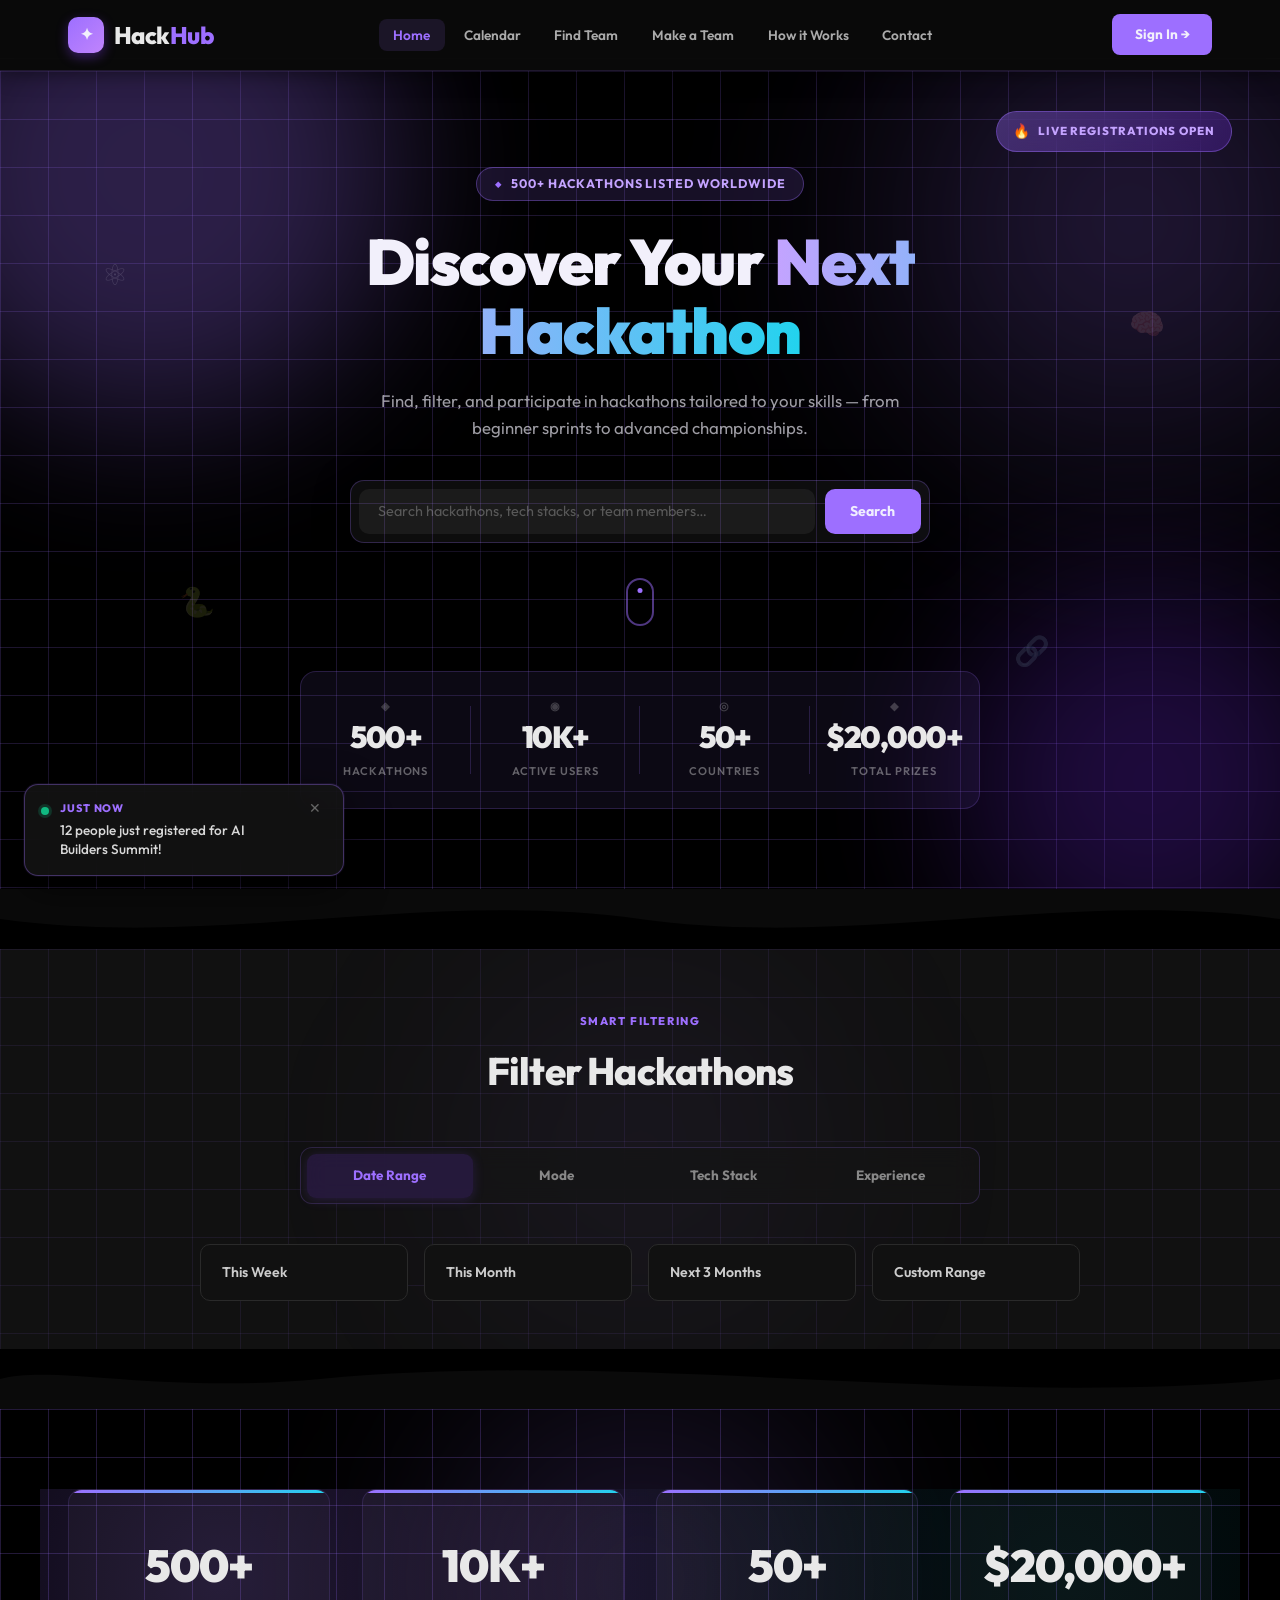
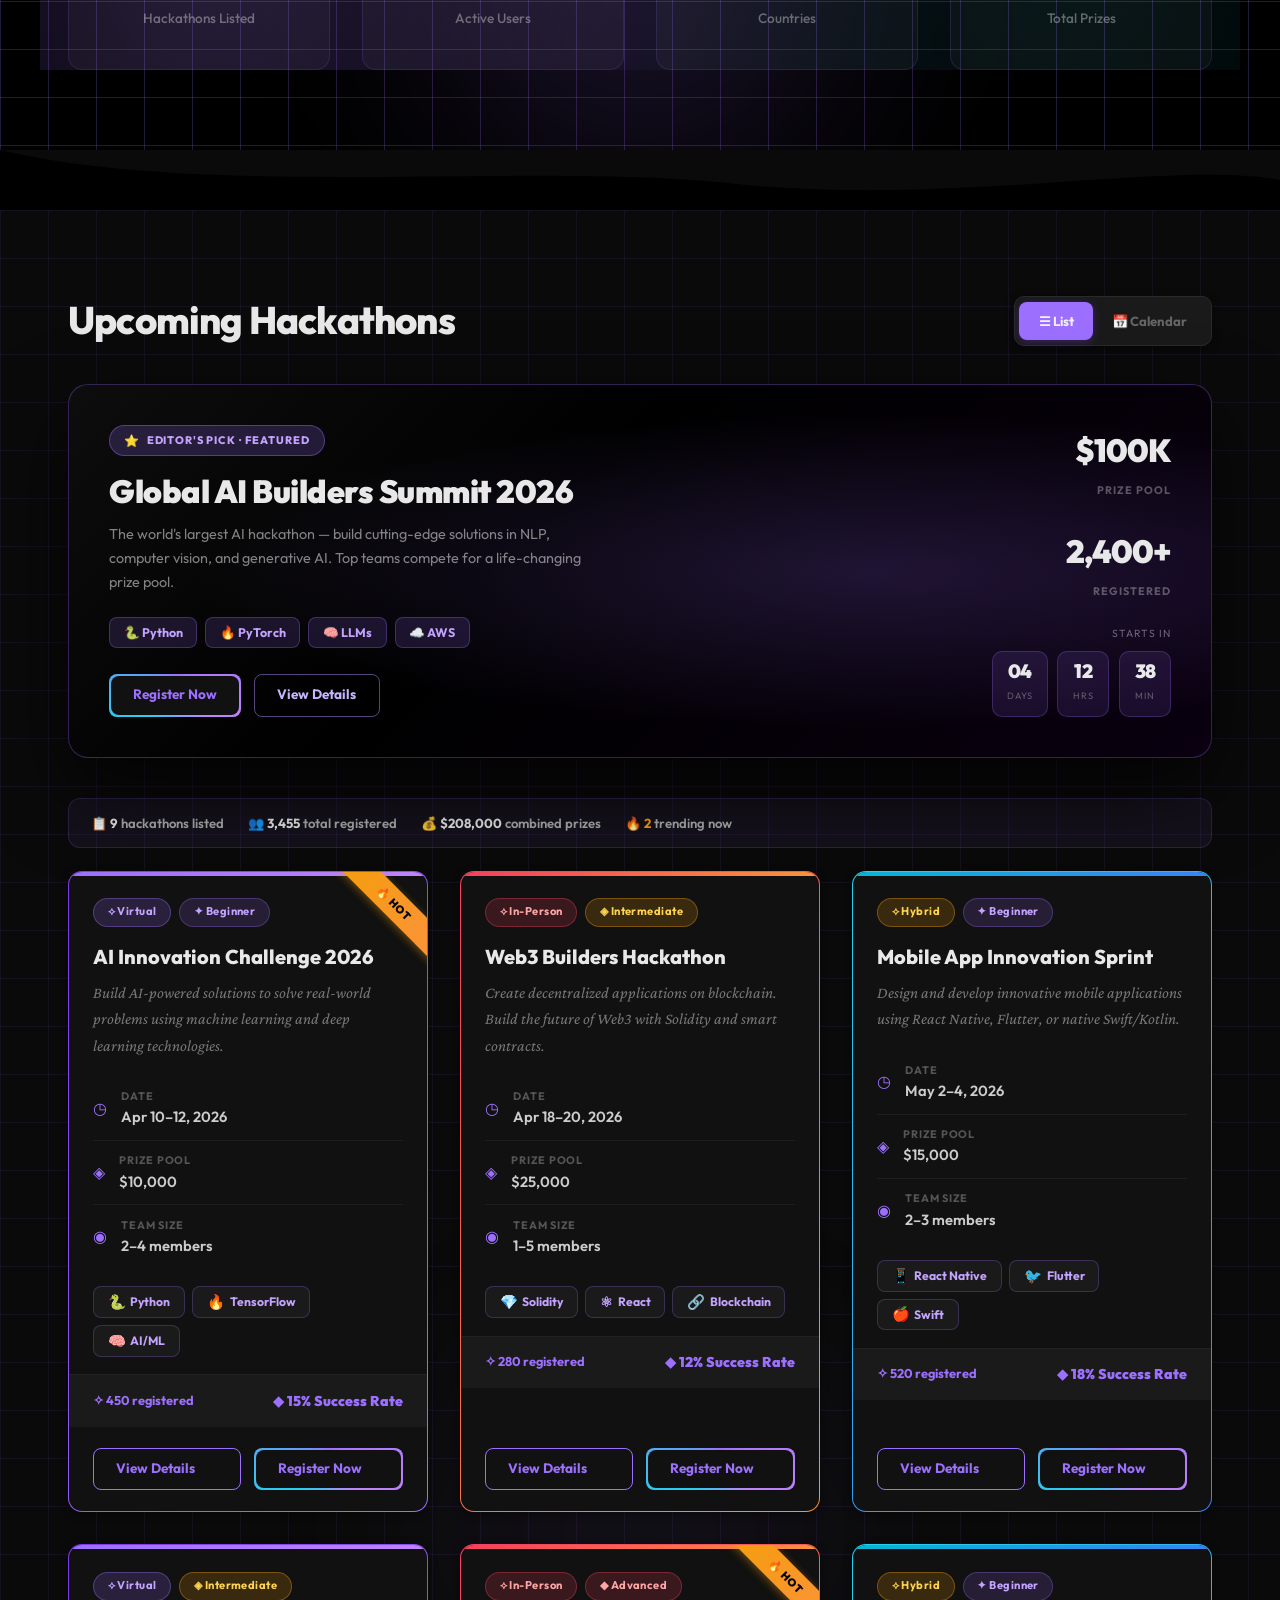
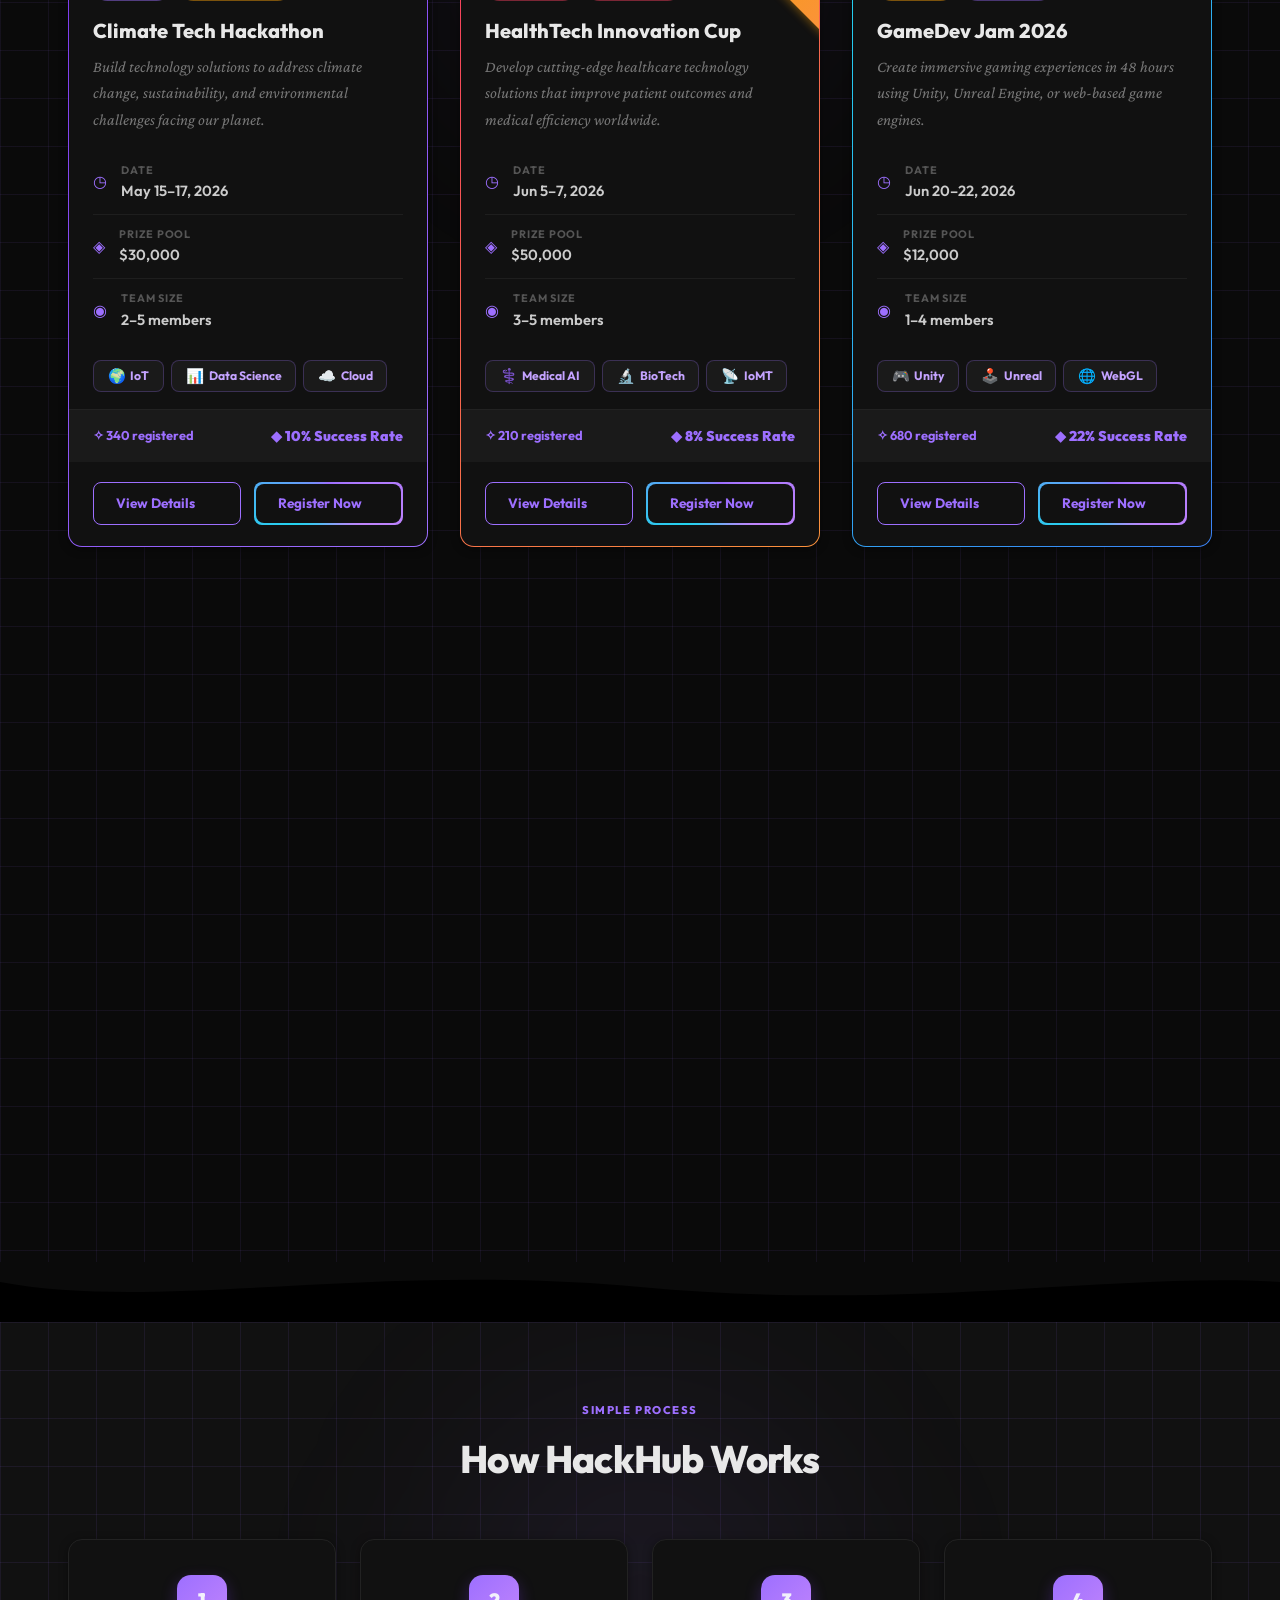
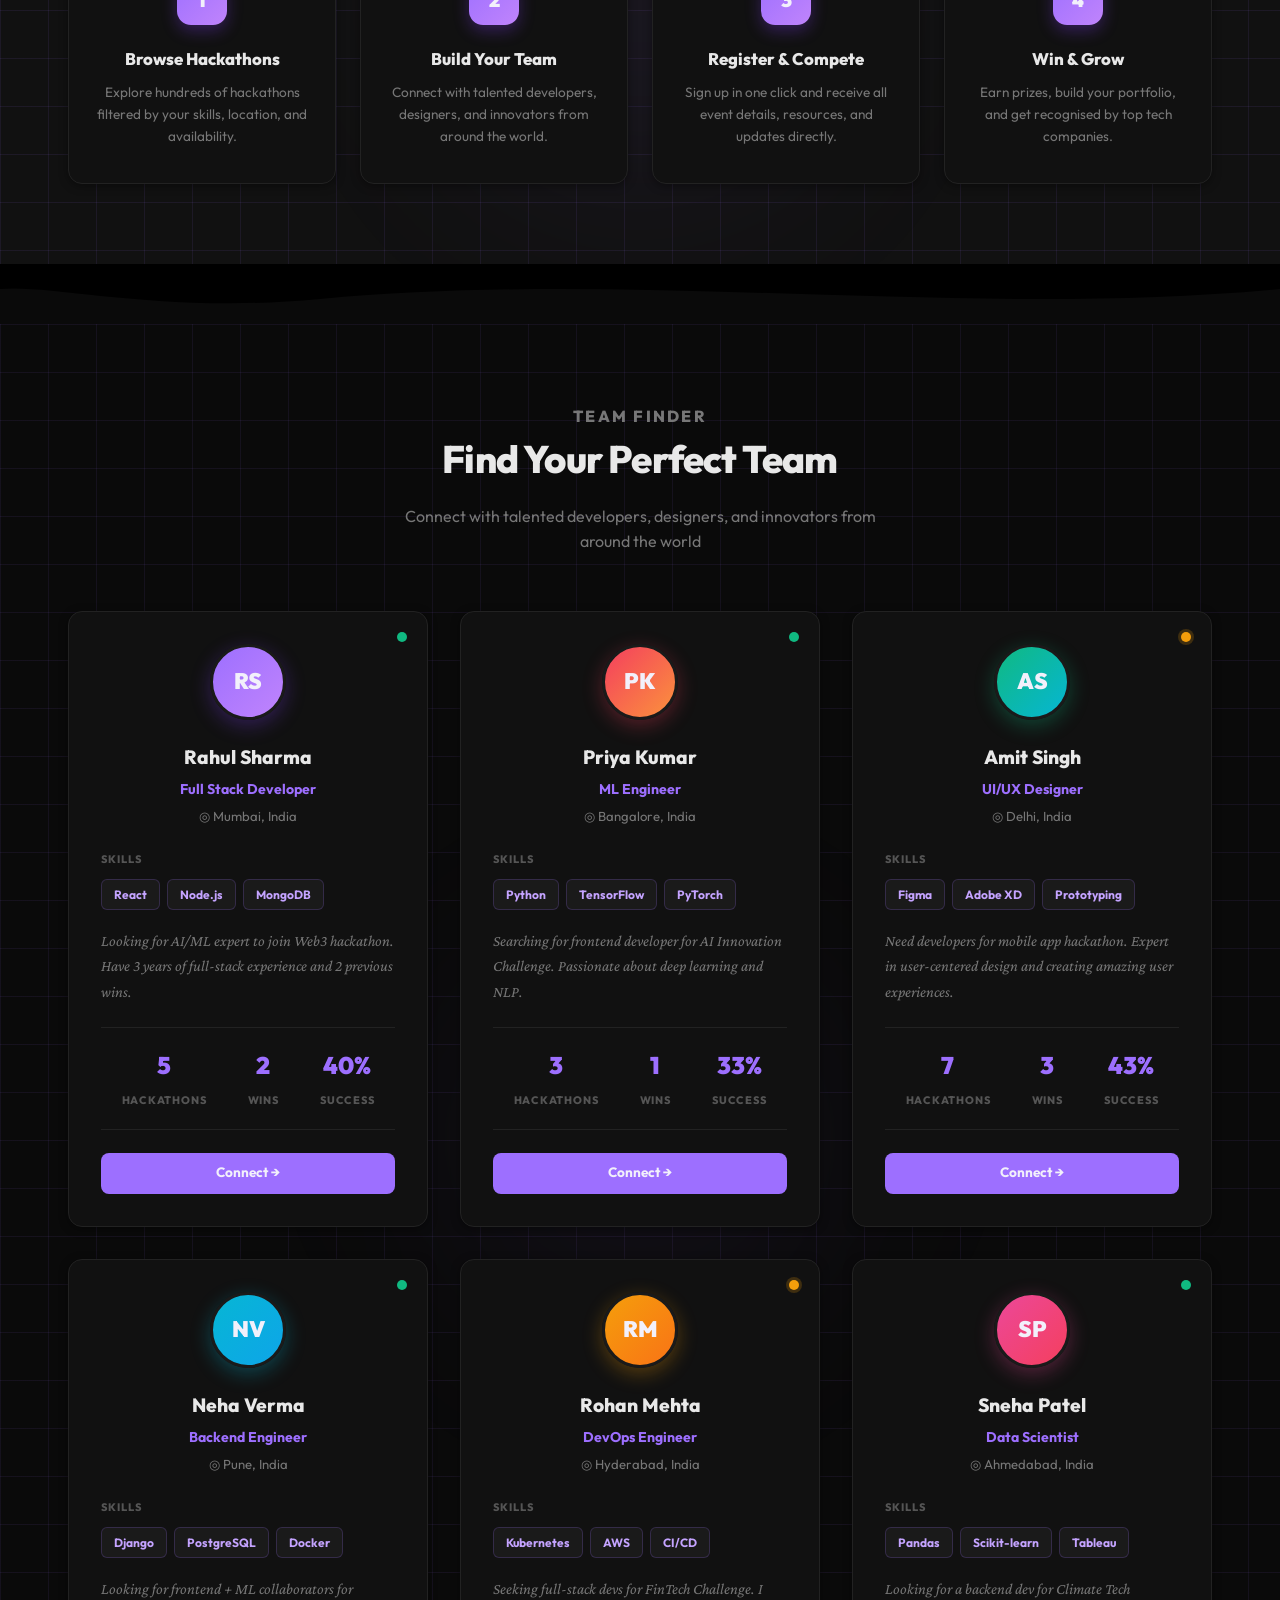
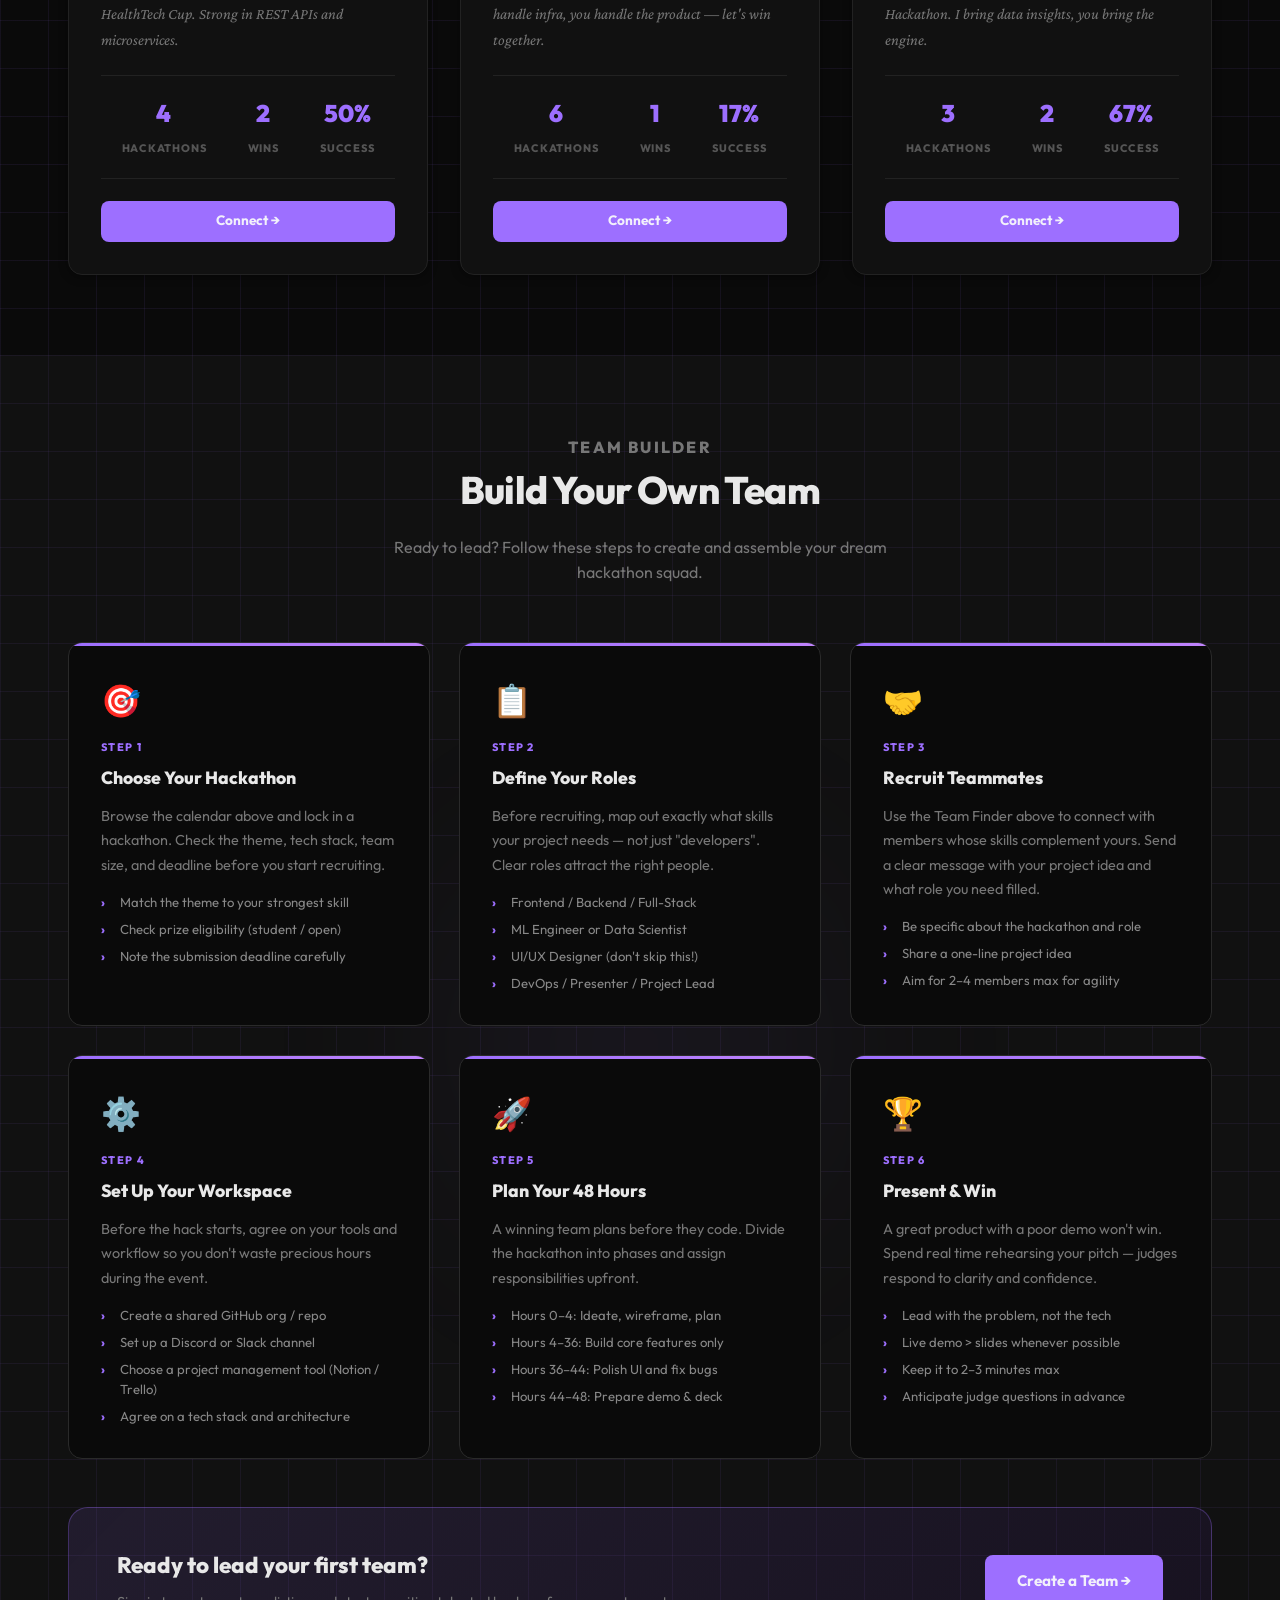
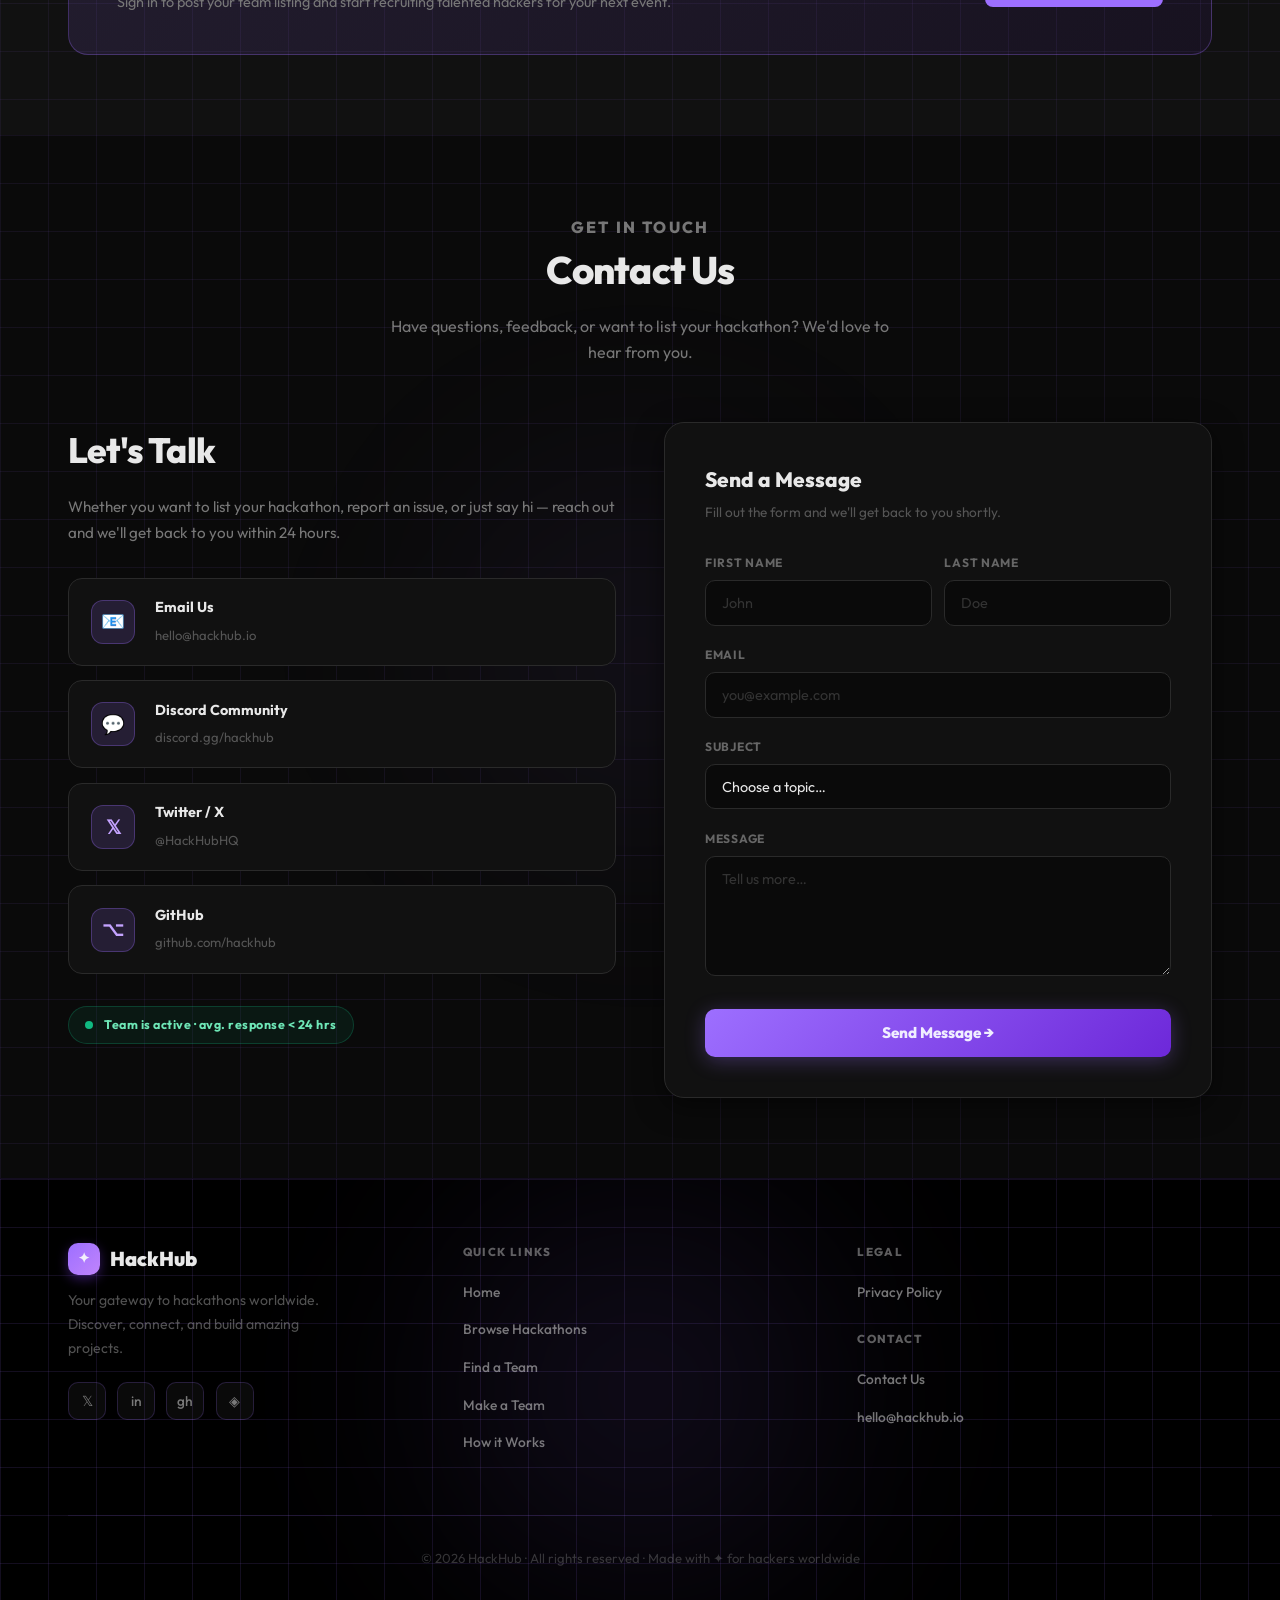
<file: hackhub.html>
<!DOCTYPE html>
<html lang="en">

<head>
  <meta charset="UTF-8">
  <meta name="viewport" content="width=device-width, initial-scale=1.0">
  <title>HackHub — Discover Your Next Hackathon</title>

  <!-- Google Fonts -->
  <link rel="preconnect" href="https://fonts.googleapis.com">
  <link href="https://fonts.googleapis.com/css2?family=Outfit:wght@300;400;500;600;700;800;900&family=Crimson+Pro:ital,wght@0,400;0,600;1,400&display=swap" rel="stylesheet">

  <!-- External stylesheet — no JS used anywhere in this project -->
  <link rel="stylesheet" href="hackhubcss.css">
</head>

<body>

  <!-- Hidden checkbox for CSS-only mobile nav toggle -->
  <input type="checkbox" id="nav-toggle">

  <!-- ══════════════════════════════════════════
       NAVIGATION
  ══════════════════════════════════════════ -->
  <nav class="navbar" role="navigation" aria-label="Main navigation">
    <div class="nav-container">

      <!-- Logo -->
      <a href="#home" class="logo" aria-label="HackHub home">
        <div class="logo-icon" aria-hidden="true">✦</div>
        <span class="logo-text">Hack<span>Hub</span></span>
      </a>

      <!-- Desktop nav links -->
      <ul class="nav-menu">
        <li><a href="#home">Home</a></li>
        <li><a href="#calendar">Calendar</a></li>
        <li><a href="#find-team">Find Team</a></li>
        <li><a href="#make-team">Make a Team</a></li>
        <li><a href="#how-it-works">How it Works</a></li>
        <li><a href="#contact">Contact</a></li>
      </ul>

      <!-- Sign-in CTA — opens auth modal via CSS :target -->
      <a href="#modal-auth" class="btn-primary nav-signin">Sign In →</a>

      <!-- Hamburger toggle label (pure CSS) -->
      <label for="nav-toggle" class="hamburger-label" aria-label="Toggle mobile menu">
        <span></span>
        <span></span>
        <span></span>
      </label>

    </div>
  </nav>

  <!-- Mobile slide-down menu -->
  <div class="mobile-menu" role="navigation" aria-label="Mobile navigation">
    <a href="#home">Home</a>
    <a href="#calendar">Calendar</a>
    <a href="#find-team">Find Team</a>
    <a href="#make-team">Make a Team</a>
    <a href="#how-it-works">How it Works</a>
    <a href="#contact">Contact</a>
    <a href="#modal-auth" class="btn-primary" style="margin-top:.5rem;justify-content:center;">Sign In →</a>
  </div>

  <!-- ══════════════════════════════════════════
       HERO
  ══════════════════════════════════════════ -->
  <section id="home" class="hero" aria-label="Hero">

    <div class="hero-blob blob1" aria-hidden="true"></div>
    <div class="hero-blob blob2" aria-hidden="true"></div>

    <div class="hero-particles" aria-hidden="true">
      <div class="particle"></div>
      <div class="particle"></div>
      <div class="particle"></div>
      <div class="particle"></div>
      <div class="particle"></div>
      <div class="particle"></div>
    </div>

    <div class="floating-icons" aria-hidden="true">
      <span style="top:22%;left:8%">⚛</span>
      <span style="top:62%;left:14%">🐍</span>
      <span style="top:28%;right:9%">🧠</span>
      <span style="top:68%;right:18%">🔗</span>
    </div>

    <div class="hero-badge" aria-hidden="true">Live Registrations Open</div>

    <div class="hero-content">
      <div class="hero-eyebrow">500+ Hackathons Listed Worldwide</div>
      <h1>Discover Your <span class="highlight">Next Hackathon</span></h1>
      <p>Find, filter, and participate in hackathons tailored to your skills — from beginner sprints to advanced championships.</p>

      <!--
        SEARCH BAR: Uses <datalist> for CSS-native suggestions.
        Searching by name/tech/team member — no JS required.
      -->
      <form class="search-bar" action="#calendar" method="get" role="search">
        <input
          type="text"
          name="search"
          list="search-suggestions"
          placeholder="Search hackathons, tech stacks, or team members…"
          aria-label="Search hackathons, tech stacks, or team members"
          autocomplete="off">
        <!-- Datalist provides browser-native dropdown suggestions without JS -->
        <datalist id="search-suggestions">
          <!-- Hackathon names -->
          <option value="Global AI Builders Summit 2026">
          <option value="AI Innovation Challenge 2026">
          <option value="Web3 Builders Hackathon">
          <option value="Mobile App Innovation Sprint">
          <option value="Climate Tech Hackathon">
          <option value="HealthTech Innovation Cup">
          <option value="GameDev Jam 2026">
          <option value="FinTech Disruptors Challenge">
          <option value="Open Source Sprint">
          <option value="EdTech Innovation Hackathon">
          <option value="Cybersecurity Defend-a-Thon">
          <option value="Smart Cities Hack">
          <!-- Tech stacks -->
          <option value="Python">
          <option value="TensorFlow">
          <option value="PyTorch">
          <option value="React">
          <option value="Node.js">
          <option value="MongoDB">
          <option value="Solidity">
          <option value="Blockchain">
          <option value="React Native">
          <option value="Flutter">
          <option value="Unity">
          <option value="Unreal Engine">
          <!-- Team members -->
          <option value="Rahul Sharma — Full Stack Developer">
          <option value="Priya Kumar — ML Engineer">
          <option value="Amit Singh — UI/UX Designer">
          <option value="Neha Verma — Backend Engineer">
          <option value="Rohan Mehta — DevOps Engineer">
          <option value="Sneha Patel — Data Scientist">
        </datalist>
        <button type="submit" class="btn-search">Search</button>
      </form>

      <div class="scroll-indicator" aria-hidden="true"></div>

      <!-- Platform stats bar -->
      <div class="hero-stats" aria-label="Platform statistics">
        <div class="hero-stat">
          <span class="hero-stat-icon" aria-hidden="true">◈</span>
          <strong>500+</strong>
          <span>Hackathons</span>
        </div>
        <div class="hero-stat">
          <span class="hero-stat-icon" aria-hidden="true">◉</span>
          <strong>10K+</strong>
          <span>Active Users</span>
        </div>
        <div class="hero-stat">
          <span class="hero-stat-icon" aria-hidden="true">◎</span>
          <strong>50+</strong>
          <span>Countries</span>
        </div>
        <div class="hero-stat">
          <span class="hero-stat-icon" aria-hidden="true">◆</span>
          <strong class="counted">$20,000+</strong>
         
          <span>Total Prizes</span>
        </div>
      </div>
    </div>

  </section>

  <!-- Wave divider -->
  <div class="wave-divider" aria-hidden="true">
    <svg viewBox="0 0 1200 60" preserveAspectRatio="none" xmlns="http://www.w3.org/2000/svg">
      <path d="M0,30 C200,60 400,0 600,30 C800,60 1000,0 1200,30 L1200,60 L0,60 Z" class="wave-to-surface"/>
    </svg>
  </div>

  <!-- ══════════════════════════════════════════
       FILTERS
  ══════════════════════════════════════════ -->
  <section class="filters grid-bg fade-in" aria-label="Filter hackathons">
    <div class="container">

      <p class="section-label">Smart Filtering</p>
      <h2>Filter Hackathons</h2>

    
      <div class="filter-tabs">
        <input type="radio" name="filter-tab" id="tab1" checked>
        <input type="radio" name="filter-tab" id="tab2">
        <input type="radio" name="filter-tab" id="tab3">
        <input type="radio" name="filter-tab" id="tab4">

        <div class="tab-labels" role="tablist">
          <label for="tab1" role="tab">Date Range</label>
          <label for="tab2" role="tab">Mode</label>
          <label for="tab3" role="tab">Tech Stack</label>
          <label for="tab4" role="tab">Experience</label>
        </div>

        <div class="tab-content">

          <!-- Date Range panel -->
          <div class="tab-panel" role="tabpanel">
            <div class="filter-options">
              <label class="filter-option"><input type="radio" name="date" value="week"><span>This Week</span></label>
              <label class="filter-option"><input type="radio" name="date" value="month"><span>This Month</span></label>
              <label class="filter-option"><input type="radio" name="date" value="3months"><span>Next 3 Months</span></label>
              <label class="filter-option"><input type="radio" name="date" value="custom"><span>Custom Range</span></label>
            </div>
          </div>

          <!-- Mode panel -->
          <div class="tab-panel" role="tabpanel">
            <div class="filter-options">
              <label class="filter-option"><input type="radio" name="mode" value="virtual"><span>Virtual</span></label>
              <label class="filter-option"><input type="radio" name="mode" value="inperson"><span>In-Person</span></label>
              <label class="filter-option"><input type="radio" name="mode" value="hybrid"><span>Hybrid</span></label>
            </div>
          </div>

          <!-- Tech Stack panel -->
          <div class="tab-panel" role="tabpanel">
            <div class="filter-options">
              <label class="filter-option"><input type="checkbox" name="tech" value="web"><span>Web Dev</span></label>
              <label class="filter-option"><input type="checkbox" name="tech" value="ai"><span>AI / ML</span></label>
              <label class="filter-option"><input type="checkbox" name="tech" value="blockchain"><span>Blockchain</span></label>
              <label class="filter-option"><input type="checkbox" name="tech" value="mobile"><span>Mobile Apps</span></label>
              <label class="filter-option"><input type="checkbox" name="tech" value="iot"><span>IoT</span></label>
            </div>
          </div>

          <!-- Experience panel -->
          <div class="tab-panel" role="tabpanel">
            <div class="filter-options">
              <label class="filter-option"><input type="radio" name="level" value="beginner"><span>Beginner</span></label>
              <label class="filter-option"><input type="radio" name="level" value="intermediate"><span>Intermediate</span></label>
              <label class="filter-option"><input type="radio" name="level" value="advanced"><span>Advanced</span></label>
            </div>
          </div>

        </div>
      </div>

    </div>
  </section>

  <!-- Wave divider -->
  <div class="wave-divider wave-down" style="background:var(--surface);" aria-hidden="true">
    <svg viewBox="0 0 1200 60" preserveAspectRatio="none" xmlns="http://www.w3.org/2000/svg">
      <path d="M0,30 C300,0 600,60 900,30 C1050,15 1150,45 1200,30 L1200,60 L0,60 Z" class="wave-to-navy"/>
    </svg>
  </div>

  <!-- ══════════════════════════════════════════
       STATS
  ══════════════════════════════════════════ -->
  <section class="stats-section grid-bg fade-in" aria-label="Platform statistics">
    <div class="container">
      <div class="stats-glow" aria-hidden="true"></div>
      <div class="stats-grid">
        <div class="stat-card"><div class="stat-number">500+</div><div class="stat-label">Hackathons Listed</div></div>
        <div class="stat-card"><div class="stat-number">10K+</div><div class="stat-label">Active Users</div></div>
        <div class="stat-card"><div class="stat-number">50+</div><div class="stat-label">Countries</div></div>
        <div class="stat-card"><div class="stat-number">$20,000+</div><div class="stat-label">Total Prizes</div></div>
      </div>
    </div>
  </section>

  <!-- Wave divider -->
  <div class="wave-divider" style="background:var(--navy);" aria-hidden="true">
    <svg viewBox="0 0 1200 60" preserveAspectRatio="none" xmlns="http://www.w3.org/2000/svg">
      <path d="M0,0 C200,50 500,10 700,35 C900,55 1100,10 1200,30 L1200,60 L0,60 Z" class="wave-to-bg"/>
    </svg>
  </div>

  <!-- ══════════════════════════════════════════
       HACKATHONS / CALENDAR
       Note: The "Calendar" view toggle is a pure CSS
       layout switch — list vs visual calendar grid.
  ══════════════════════════════════════════ -->
  <section id="calendar" class="calendar-section grid-bg" aria-label="Upcoming hackathons">
    <div class="container">

      <div class="section-header fade-in">
        <h2>Upcoming Hackathons</h2>
        <!-- Pure CSS view toggle: radio inputs control which layout is shown -->
        <div class="view-toggle" role="group" aria-label="View toggle">
          <input type="radio" name="view" id="list-view" checked>
          <input type="radio" name="view" id="calendar-view">
          <label for="list-view">☰ List</label>
          <label for="calendar-view">📅 Calendar</label>
        </div>
      </div>

      <!-- ─── LIST VIEW CONTENT ─── -->
      <div class="list-view-content">

        <!-- Featured card -->
        <article class="featured-card fade-in" aria-label="Featured hackathon">
          <div class="featured-left">
            <span class="featured-tag">Editor's Pick · Featured</span>
            <h2>Global AI Builders Summit 2026</h2>
            <p>The world's largest AI hackathon — build cutting-edge solutions in NLP, computer vision, and generative AI. Top teams compete for a life-changing prize pool.</p>
            <div class="feat-tech">
              <span class="feat-tech-icon">🐍 Python</span>
              <span class="feat-tech-icon">🔥 PyTorch</span>
              <span class="feat-tech-icon">🧠 LLMs</span>
              <span class="feat-tech-icon">☁️ AWS</span>
            </div>
            <div class="featured-actions">
              <a href="#modal-auth" class="btn-register">Register Now</a>
              <a href="#calendar" class="btn-secondary" style="border-color:rgba(167,139,250,0.5);color:#c4b5fd;">View Details</a>
            </div>
          </div>
          <div class="featured-right">
            <div class="featured-prize"><strong>$100K</strong><span>Prize Pool</span></div>
            <div class="featured-stat"><strong>2,400+</strong><span>Registered</span></div>
            <div>
              <div style="font-size:.65rem;color:rgba(242,240,251,0.4);text-transform:uppercase;letter-spacing:.1em;margin-bottom:.5rem;text-align:right;">Starts in</div>
              <div class="featured-countdown" aria-label="Time remaining">
                <div class="cd-block"><strong>04</strong><span>Days</span></div>
                <div class="cd-block"><strong>12</strong><span>Hrs</span></div>
                <div class="cd-block"><strong>38</strong><span>Min</span></div>
              </div>
            </div>
          </div>
        </article>

        <!-- Hackathon cards grid -->
        <div class="hackathon-grid">

          <!-- Card 1 -->
          <article class="hackathon-card fade-in" aria-label="AI Innovation Challenge 2026">
            <div class="card-ribbon" aria-hidden="true">🔥 Hot</div>
            <div class="card-header">
              <span class="badge badge-virtual">⟡ Virtual</span>
              <span class="badge badge-beginner">✦ Beginner</span>
            </div>
            <h3>AI Innovation Challenge 2026</h3>
            <p class="card-description">Build AI-powered solutions to solve real-world problems using machine learning and deep learning technologies.</p>
            <div class="card-info">
              <div class="info-item"><span class="icon" aria-hidden="true">◷</span><div><strong>Date</strong><p>Apr 10–12, 2026</p></div></div>
              <div class="info-item"><span class="icon" aria-hidden="true">◈</span><div><strong>Prize Pool</strong><p>$10,000</p></div></div>
              <div class="info-item"><span class="icon" aria-hidden="true">◉</span><div><strong>Team Size</strong><p>2–4 members</p></div></div>
            </div>
            <div class="tech-tags">
              <span class="tech-tag"><span class="t-icon">🐍</span>Python</span>
              <span class="tech-tag"><span class="t-icon">🔥</span>TensorFlow</span>
              <span class="tech-tag"><span class="t-icon">🧠</span>AI/ML</span>
            </div>
            <div class="card-stats">
              <span>✧ 450 registered</span>
              <span class="success-rate">◆ 15% Success Rate</span>
            </div>
            <div class="card-actions">
              <a href="#calendar" class="btn-secondary">View Details</a>
              <a href="#modal-auth" class="btn-register">Register Now</a>
            </div>
          </article>

          <!-- Card 2 -->
          <article class="hackathon-card fade-in" aria-label="Web3 Builders Hackathon">
            <div class="card-header">
              <span class="badge badge-inperson">⟡ In-Person</span>
              <span class="badge badge-intermediate">◈ Intermediate</span>
            </div>
            <h3>Web3 Builders Hackathon</h3>
            <p class="card-description">Create decentralized applications on blockchain. Build the future of Web3 with Solidity and smart contracts.</p>
            <div class="card-info">
              <div class="info-item"><span class="icon" aria-hidden="true">◷</span><div><strong>Date</strong><p>Apr 18–20, 2026</p></div></div>
              <div class="info-item"><span class="icon" aria-hidden="true">◈</span><div><strong>Prize Pool</strong><p>$25,000</p></div></div>
              <div class="info-item"><span class="icon" aria-hidden="true">◉</span><div><strong>Team Size</strong><p>1–5 members</p></div></div>
            </div>
            <div class="tech-tags">
              <span class="tech-tag"><span class="t-icon">💎</span>Solidity</span>
              <span class="tech-tag"><span class="t-icon">⚛</span>React</span>
              <span class="tech-tag"><span class="t-icon">🔗</span>Blockchain</span>
            </div>
            <div class="card-stats">
              <span>✧ 280 registered</span>
              <span class="success-rate">◆ 12% Success Rate</span>
            </div>
            <div class="card-actions">
              <a href="#calendar" class="btn-secondary">View Details</a>
              <a href="#modal-auth" class="btn-register">Register Now</a>
            </div>
          </article>

          <!-- Card 3 -->
          <article class="hackathon-card fade-in" aria-label="Mobile App Innovation Sprint">
            <div class="card-header">
              <span class="badge badge-hybrid">⟡ Hybrid</span>
              <span class="badge badge-beginner">✦ Beginner</span>
            </div>
            <h3>Mobile App Innovation Sprint</h3>
            <p class="card-description">Design and develop innovative mobile applications using React Native, Flutter, or native Swift/Kotlin.</p>
            <div class="card-info">
              <div class="info-item"><span class="icon" aria-hidden="true">◷</span><div><strong>Date</strong><p>May 2–4, 2026</p></div></div>
              <div class="info-item"><span class="icon" aria-hidden="true">◈</span><div><strong>Prize Pool</strong><p>$15,000</p></div></div>
              <div class="info-item"><span class="icon" aria-hidden="true">◉</span><div><strong>Team Size</strong><p>2–3 members</p></div></div>
            </div>
            <div class="tech-tags">
              <span class="tech-tag"><span class="t-icon">📱</span>React Native</span>
              <span class="tech-tag"><span class="t-icon">🐦</span>Flutter</span>
              <span class="tech-tag"><span class="t-icon">🍎</span>Swift</span>
            </div>
            <div class="card-stats">
              <span>✧ 520 registered</span>
              <span class="success-rate">◆ 18% Success Rate</span>
            </div>
            <div class="card-actions">
              <a href="#calendar" class="btn-secondary">View Details</a>
              <a href="#modal-auth" class="btn-register">Register Now</a>
            </div>
          </article>

          <!-- Card 4 -->
          <article class="hackathon-card fade-in" aria-label="Climate Tech Hackathon">
            <div class="card-header">
              <span class="badge badge-virtual">⟡ Virtual</span>
              <span class="badge badge-intermediate">◈ Intermediate</span>
            </div>
            <h3>Climate Tech Hackathon</h3>
            <p class="card-description">Build technology solutions to address climate change, sustainability, and environmental challenges facing our planet.</p>
            <div class="card-info">
              <div class="info-item"><span class="icon" aria-hidden="true">◷</span><div><strong>Date</strong><p>May 15–17, 2026</p></div></div>
              <div class="info-item"><span class="icon" aria-hidden="true">◈</span><div><strong>Prize Pool</strong><p>$30,000</p></div></div>
              <div class="info-item"><span class="icon" aria-hidden="true">◉</span><div><strong>Team Size</strong><p>2–5 members</p></div></div>
            </div>
            <div class="tech-tags">
              <span class="tech-tag"><span class="t-icon">🌍</span>IoT</span>
              <span class="tech-tag"><span class="t-icon">📊</span>Data Science</span>
              <span class="tech-tag"><span class="t-icon">☁️</span>Cloud</span>
            </div>
            <div class="card-stats">
              <span>✧ 340 registered</span>
              <span class="success-rate">◆ 10% Success Rate</span>
            </div>
            <div class="card-actions">
              <a href="#calendar" class="btn-secondary">View Details</a>
              <a href="#modal-auth" class="btn-register">Register Now</a>
            </div>
          </article>

          <!-- Card 5 -->
          <article class="hackathon-card fade-in" aria-label="HealthTech Innovation Cup">
            <div class="card-ribbon" aria-hidden="true">🔥 Hot</div>
            <div class="card-header">
              <span class="badge badge-inperson">⟡ In-Person</span>
              <span class="badge badge-advanced">◆ Advanced</span>
            </div>
            <h3>HealthTech Innovation Cup</h3>
            <p class="card-description">Develop cutting-edge healthcare technology solutions that improve patient outcomes and medical efficiency worldwide.</p>
            <div class="card-info">
              <div class="info-item"><span class="icon" aria-hidden="true">◷</span><div><strong>Date</strong><p>Jun 5–7, 2026</p></div></div>
              <div class="info-item"><span class="icon" aria-hidden="true">◈</span><div><strong>Prize Pool</strong><p>$50,000</p></div></div>
              <div class="info-item"><span class="icon" aria-hidden="true">◉</span><div><strong>Team Size</strong><p>3–5 members</p></div></div>
            </div>
            <div class="tech-tags">
              <span class="tech-tag"><span class="t-icon">⚕️</span>Medical AI</span>
              <span class="tech-tag"><span class="t-icon">🔬</span>BioTech</span>
              <span class="tech-tag"><span class="t-icon">📡</span>IoMT</span>
            </div>
            <div class="card-stats">
              <span>✧ 210 registered</span>
              <span class="success-rate">◆ 8% Success Rate</span>
            </div>
            <div class="card-actions">
              <a href="#calendar" class="btn-secondary">View Details</a>
              <a href="#modal-auth" class="btn-register">Register Now</a>
            </div>
          </article>

          <!-- Card 6 -->
          <article class="hackathon-card fade-in" aria-label="GameDev Jam 2026">
            <div class="card-header">
              <span class="badge badge-hybrid">⟡ Hybrid</span>
              <span class="badge badge-beginner">✦ Beginner</span>
            </div>
            <h3>GameDev Jam 2026</h3>
            <p class="card-description">Create immersive gaming experiences in 48 hours using Unity, Unreal Engine, or web-based game engines.</p>
            <div class="card-info">
              <div class="info-item"><span class="icon" aria-hidden="true">◷</span><div><strong>Date</strong><p>Jun 20–22, 2026</p></div></div>
              <div class="info-item"><span class="icon" aria-hidden="true">◈</span><div><strong>Prize Pool</strong><p>$12,000</p></div></div>
              <div class="info-item"><span class="icon" aria-hidden="true">◉</span><div><strong>Team Size</strong><p>1–4 members</p></div></div>
            </div>
            <div class="tech-tags">
              <span class="tech-tag"><span class="t-icon">🎮</span>Unity</span>
              <span class="tech-tag"><span class="t-icon">🕹️</span>Unreal</span>
              <span class="tech-tag"><span class="t-icon">🌐</span>WebGL</span>
            </div>
            <div class="card-stats">
              <span>✧ 680 registered</span>
              <span class="success-rate">◆ 22% Success Rate</span>
            </div>
            <div class="card-actions">
              <a href="#calendar" class="btn-secondary">View Details</a>
              <a href="#modal-auth" class="btn-register">Register Now</a>
            </div>
          </article>

          <!-- Card 7 -->
          <article class="hackathon-card fade-in" aria-label="FinTech Disruptors Challenge">
            <div class="card-header">
              <span class="badge badge-virtual">⟡ Virtual</span>
              <span class="badge badge-intermediate">◈ Intermediate</span>
            </div>
            <h3>FinTech Disruptors Challenge</h3>
            <p class="card-description">Reimagine banking, payments, and financial services with innovative technology and user experiences.</p>
            <div class="card-info">
              <div class="info-item"><span class="icon" aria-hidden="true">◷</span><div><strong>Date</strong><p>Jul 10–12, 2026</p></div></div>
              <div class="info-item"><span class="icon" aria-hidden="true">◈</span><div><strong>Prize Pool</strong><p>$40,000</p></div></div>
              <div class="info-item"><span class="icon" aria-hidden="true">◉</span><div><strong>Team Size</strong><p>2–4 members</p></div></div>
            </div>
            <div class="tech-tags">
              <span class="tech-tag"><span class="t-icon">💰</span>DeFi</span>
              <span class="tech-tag"><span class="t-icon">🔐</span>Security</span>
              <span class="tech-tag"><span class="t-icon">📈</span>Analytics</span>
            </div>
            <div class="card-stats">
              <span>✧ 390 registered</span>
              <span class="success-rate">◆ 11% Success Rate</span>
            </div>
            <div class="card-actions">
              <a href="#calendar" class="btn-secondary">View Details</a>
              <a href="#modal-auth" class="btn-register">Register Now</a>
            </div>
          </article>

          <!-- Card 8 -->
          <article class="hackathon-card fade-in" aria-label="Open Source Sprint">
            <div class="card-header">
              <span class="badge badge-virtual">⟡ Virtual</span>
              <span class="badge badge-advanced">◆ Advanced</span>
            </div>
            <h3>Open Source Sprint</h3>
            <p class="card-description">Contribute to open-source projects, build developer tools, and improve the ecosystem for everyone.</p>
            <div class="card-info">
              <div class="info-item"><span class="icon" aria-hidden="true">◷</span><div><strong>Date</strong><p>Jul 25–27, 2026</p></div></div>
              <div class="info-item"><span class="icon" aria-hidden="true">◈</span><div><strong>Prize Pool</strong><p>$8,000</p></div></div>
              <div class="info-item"><span class="icon" aria-hidden="true">◉</span><div><strong>Team Size</strong><p>1–3 members</p></div></div>
            </div>
            <div class="tech-tags">
              <span class="tech-tag"><span class="t-icon">🐧</span>Linux</span>
              <span class="tech-tag"><span class="t-icon">🦀</span>Rust</span>
              <span class="tech-tag"><span class="t-icon">🐹</span>Go</span>
            </div>
            <div class="card-stats">
              <span>✧ 155 registered</span>
              <span class="success-rate">◆ 30% Success Rate</span>
            </div>
            <div class="card-actions">
              <a href="#calendar" class="btn-secondary">View Details</a>
              <a href="#modal-auth" class="btn-register">Register Now</a>
            </div>
          </article>

          <!-- Card 9 -->
          <article class="hackathon-card fade-in" aria-label="EdTech Innovation Hackathon">
            <div class="card-header">
              <span class="badge badge-hybrid">⟡ Hybrid</span>
              <span class="badge badge-beginner">✦ Beginner</span>
            </div>
            <h3>EdTech Innovation Hackathon</h3>
            <p class="card-description">Build the future of education with interactive learning tools, AI tutors, and accessibility solutions.</p>
            <div class="card-info">
              <div class="info-item"><span class="icon" aria-hidden="true">◷</span><div><strong>Date</strong><p>Aug 8–10, 2026</p></div></div>
              <div class="info-item"><span class="icon" aria-hidden="true">◈</span><div><strong>Prize Pool</strong><p>$18,000</p></div></div>
              <div class="info-item"><span class="icon" aria-hidden="true">◉</span><div><strong>Team Size</strong><p>2–5 members</p></div></div>
            </div>
            <div class="tech-tags">
              <span class="tech-tag"><span class="t-icon">📚</span>LMS</span>
              <span class="tech-tag"><span class="t-icon">🤖</span>AI Tutor</span>
              <span class="tech-tag"><span class="t-icon">♿</span>A11y</span>
            </div>
            <div class="card-stats">
              <span>✧ 430 registered</span>
              <span class="success-rate">◆ 16% Success Rate</span>
            </div>
            <div class="card-actions">
              <a href="#calendar" class="btn-secondary">View Details</a>
              <a href="#modal-auth" class="btn-register">Register Now</a>
            </div>
          </article>

        </div><!-- /.hackathon-grid -->
      </div><!-- /.list-view-content -->

      <!-- ─── CALENDAR VIEW CONTENT ─── -->
      <!--
        Pure CSS calendar: shown/hidden via the radio toggle above.
        Uses a CSS Grid to display April 2026.
      -->
      <div class="cal-view-content">
        <div class="cal-header">
          <div class="cal-month-nav">
            <a href="#calendar" class="cal-nav-btn" aria-label="Previous month">‹</a>
            <h3 class="cal-month-title">April 2026</h3>
            <a href="#calendar" class="cal-nav-btn" aria-label="Next month">›</a>
          </div>
          <div class="cal-legend">
            <span class="cal-dot cal-dot-virtual"></span> Virtual
            <span class="cal-dot cal-dot-inperson"></span> In-Person
            <span class="cal-dot cal-dot-hybrid"></span> Hybrid
          </div>
        </div>

        <!-- Day-of-week headers -->
        <div class="cal-grid" aria-label="April 2026 calendar">
          <div class="cal-day-name">Sun</div>
          <div class="cal-day-name">Mon</div>
          <div class="cal-day-name">Tue</div>
          <div class="cal-day-name">Wed</div>
          <div class="cal-day-name">Thu</div>
          <div class="cal-day-name">Fri</div>
          <div class="cal-day-name">Sat</div>

          <!-- Week 1 (April starts on Wed) -->
          <div class="cal-cell cal-empty"></div>
          <div class="cal-cell cal-empty"></div>
          <div class="cal-cell cal-empty"></div>
          <div class="cal-cell"><span class="cal-date">1</span></div>
          <div class="cal-cell"><span class="cal-date">2</span></div>
          <div class="cal-cell"><span class="cal-date">3</span></div>
          <div class="cal-cell"><span class="cal-date">4</span></div>

          <!-- Week 2 -->
          <div class="cal-cell"><span class="cal-date">5</span></div>
          <div class="cal-cell"><span class="cal-date">6</span></div>
          <div class="cal-cell"><span class="cal-date">7</span></div>
          <div class="cal-cell"><span class="cal-date">8</span></div>
          <div class="cal-cell"><span class="cal-date">9</span></div>
          <!-- Apr 10: AI Innovation Challenge starts -->
          <div class="cal-cell cal-has-event">
            <span class="cal-date">10</span>
            <a href="#modal-auth" class="cal-event cal-event-virtual" title="AI Innovation Challenge 2026 (Apr 10–12)">AI Innovation</a>
          </div>
          <div class="cal-cell cal-event-cont cal-event-virtual-cont">
            <span class="cal-date">11</span>
            <span class="cal-event-bar cal-event-virtual" aria-hidden="true"></span>
          </div>

          <!-- Week 3 -->
          <div class="cal-cell cal-event-cont cal-event-virtual-cont">
            <span class="cal-date">12</span>
            <span class="cal-event-bar cal-event-virtual" aria-hidden="true"></span>
          </div>
          <div class="cal-cell"><span class="cal-date">13</span></div>
          <div class="cal-cell"><span class="cal-date">14</span></div>
          <div class="cal-cell"><span class="cal-date">15</span></div>
          <div class="cal-cell"><span class="cal-date">16</span></div>
          <div class="cal-cell"><span class="cal-date">17</span></div>
          <!-- Apr 18: Web3 Builders starts -->
          <div class="cal-cell cal-has-event">
            <span class="cal-date">18</span>
            <a href="#modal-auth" class="cal-event cal-event-inperson" title="Web3 Builders Hackathon (Apr 18–20)">Web3 Builders</a>
          </div>

          <!-- Week 4 -->
          <div class="cal-cell cal-event-cont">
            <span class="cal-date">19</span>
            <span class="cal-event-bar cal-event-inperson" aria-hidden="true"></span>
          </div>
          <div class="cal-cell cal-event-cont">
            <span class="cal-date">20</span>
            <span class="cal-event-bar cal-event-inperson" aria-hidden="true"></span>
          </div>
          <div class="cal-cell"><span class="cal-date">21</span></div>
          <div class="cal-cell"><span class="cal-date">22</span></div>
          <div class="cal-cell"><span class="cal-date">23</span></div>
          <div class="cal-cell"><span class="cal-date">24</span></div>
          <div class="cal-cell"><span class="cal-date">25</span></div>

          <!-- Week 5 -->
          <div class="cal-cell"><span class="cal-date">26</span></div>
          <div class="cal-cell"><span class="cal-date">27</span></div>
          <div class="cal-cell"><span class="cal-date">28</span></div>
          <div class="cal-cell"><span class="cal-date">29</span></div>
          <div class="cal-cell"><span class="cal-date">30</span></div>
          <div class="cal-cell cal-empty"></div>
          <div class="cal-cell cal-empty"></div>
        </div><!-- /.cal-grid -->

        <!-- Upcoming events list below calendar -->
        <div class="cal-upcoming">
          <h4 class="cal-upcoming-title">Events This Month</h4>
          <div class="cal-event-list">
            <div class="cal-event-item">
              <div class="cal-event-dot cal-event-virtual"></div>
              <div class="cal-event-info">
                <strong>AI Innovation Challenge 2026</strong>
                <span>Apr 10–12 · Virtual · $10,000 prize</span>
              </div>
              <a href="#modal-auth" class="btn-register cal-register-btn">Register</a>
            </div>
            <div class="cal-event-item">
              <div class="cal-event-dot cal-event-inperson"></div>
              <div class="cal-event-info">
                <strong>Web3 Builders Hackathon</strong>
                <span>Apr 18–20 · In-Person · $25,000 prize</span>
              </div>
              <a href="#modal-auth" class="btn-register cal-register-btn">Register</a>
            </div>
          </div>
        </div>

      </div><!-- /.cal-view-content -->

    </div>
  </section>

  <!-- Wave divider -->
  <div class="wave-divider" style="background:var(--bg);" aria-hidden="true">
    <svg viewBox="0 0 1200 60" preserveAspectRatio="none" xmlns="http://www.w3.org/2000/svg">
      <path d="M0,20 C150,50 350,0 600,25 C850,50 1050,10 1200,20 L1200,60 L0,60 Z" class="wave-to-section"/>
    </svg>
  </div>

  <!-- ══════════════════════════════════════════
       HOW IT WORKS
  ══════════════════════════════════════════ -->
  <section id="how-it-works" class="how-section grid-bg fade-in" aria-label="How HackHub works">
    <div class="container">
      <p class="section-label">Simple Process</p>
      <h2 class="section-title">How HackHub Works</h2>
      <div class="steps-grid">
        <div class="step-card"><div class="step-number" aria-hidden="true">1</div><h3>Browse Hackathons</h3><p>Explore hundreds of hackathons filtered by your skills, location, and availability.</p></div>
        <div class="step-card"><div class="step-number" aria-hidden="true">2</div><h3>Build Your Team</h3><p>Connect with talented developers, designers, and innovators from around the world.</p></div>
        <div class="step-card"><div class="step-number" aria-hidden="true">3</div><h3>Register &amp; Compete</h3><p>Sign up in one click and receive all event details, resources, and updates directly.</p></div>
        <div class="step-card"><div class="step-number" aria-hidden="true">4</div><h3>Win &amp; Grow</h3><p>Earn prizes, build your portfolio, and get recognised by top tech companies.</p></div>
      </div>
    </div>
  </section>

  <!-- Wave divider -->
  <div class="wave-divider wave-down" style="background:var(--surface);" aria-hidden="true">
    <svg viewBox="0 0 1200 60" preserveAspectRatio="none" xmlns="http://www.w3.org/2000/svg">
      <path d="M0,35 C300,5 600,55 900,25 C1050,10 1150,40 1200,35 L1200,60 L0,60 Z" class="wave-to-bg"/>
    </svg>
  </div>

  <!-- ══════════════════════════════════════════
       TEAM FINDER
       "Connect" button opens a message modal
       using CSS :target (no JS).
  ══════════════════════════════════════════ -->
  <section id="find-team" class="team-section grid-bg" aria-label="Find your team">
    <div class="container">
      <div class="section-intro fade-in">
        <p class="section-label">Team Finder</p>
        <h2>Find Your Perfect Team</h2>
        <p>Connect with talented developers, designers, and innovators from around the world</p>
      </div>
      <div class="team-grid">

        <!-- Team member 1 -->
        <article class="team-card fade-in" aria-label="Rahul Sharma profile">
          <div class="member-status" title="Online" aria-label="Online"></div>
          <div class="team-avatar"><div class="avatar-circle">RS</div></div>
          <h3>Rahul Sharma</h3>
          <p class="member-role">Full Stack Developer</p>
          <p class="member-location">◎ Mumbai, India</p>
          <div class="skills-section"><h4>Skills</h4><div class="skill-tags"><span class="skill-tag-member">React</span><span class="skill-tag-member">Node.js</span><span class="skill-tag-member">MongoDB</span></div></div>
          <p class="member-bio">Looking for AI/ML expert to join Web3 hackathon. Have 3 years of full-stack experience and 2 previous wins.</p>
          <div class="member-stats"><div class="stat-item"><strong>5</strong><span>Hackathons</span></div><div class="stat-item"><strong>2</strong><span>Wins</span></div><div class="stat-item"><strong>40%</strong><span>Success</span></div></div>
          <!-- Opens message modal via CSS :target -->
          <a href="#msg-rahul" class="btn-primary btn-block">Connect →</a>
        </article>

        <!-- Team member 2 -->
        <article class="team-card fade-in" aria-label="Priya Kumar profile">
          <div class="member-status" title="Online" aria-label="Online"></div>
          <div class="team-avatar"><div class="avatar-circle avatar-pink">PK</div></div>
          <h3>Priya Kumar</h3>
          <p class="member-role">ML Engineer</p>
          <p class="member-location">◎ Bangalore, India</p>
          <div class="skills-section"><h4>Skills</h4><div class="skill-tags"><span class="skill-tag-member">Python</span><span class="skill-tag-member">TensorFlow</span><span class="skill-tag-member">PyTorch</span></div></div>
          <p class="member-bio">Searching for frontend developer for AI Innovation Challenge. Passionate about deep learning and NLP.</p>
          <div class="member-stats"><div class="stat-item"><strong>3</strong><span>Hackathons</span></div><div class="stat-item"><strong>1</strong><span>Wins</span></div><div class="stat-item"><strong>33%</strong><span>Success</span></div></div>
          <a href="#msg-priya" class="btn-primary btn-block">Connect →</a>
        </article>

        <!-- Team member 3 -->
        <article class="team-card fade-in" aria-label="Amit Singh profile">
          <div class="member-status away" title="Away" aria-label="Away"></div>
          <div class="team-avatar"><div class="avatar-circle avatar-green">AS</div></div>
          <h3>Amit Singh</h3>
          <p class="member-role">UI/UX Designer</p>
          <p class="member-location">◎ Delhi, India</p>
          <div class="skills-section"><h4>Skills</h4><div class="skill-tags"><span class="skill-tag-member">Figma</span><span class="skill-tag-member">Adobe XD</span><span class="skill-tag-member">Prototyping</span></div></div>
          <p class="member-bio">Need developers for mobile app hackathon. Expert in user-centered design and creating amazing user experiences.</p>
          <div class="member-stats"><div class="stat-item"><strong>7</strong><span>Hackathons</span></div><div class="stat-item"><strong>3</strong><span>Wins</span></div><div class="stat-item"><strong>43%</strong><span>Success</span></div></div>
          <a href="#msg-amit" class="btn-primary btn-block">Connect →</a>
        </article>

        <!-- Team member 4 -->
        <article class="team-card fade-in" aria-label="Neha Verma profile">
          <div class="member-status" title="Online" aria-label="Online"></div>
          <div class="team-avatar"><div class="avatar-circle avatar-teal">NV</div></div>
          <h3>Neha Verma</h3>
          <p class="member-role">Backend Engineer</p>
          <p class="member-location">◎ Pune, India</p>
          <div class="skills-section"><h4>Skills</h4><div class="skill-tags"><span class="skill-tag-member">Django</span><span class="skill-tag-member">PostgreSQL</span><span class="skill-tag-member">Docker</span></div></div>
          <p class="member-bio">Looking for frontend + ML collaborators for HealthTech Cup. Strong in REST APIs and microservices.</p>
          <div class="member-stats"><div class="stat-item"><strong>4</strong><span>Hackathons</span></div><div class="stat-item"><strong>2</strong><span>Wins</span></div><div class="stat-item"><strong>50%</strong><span>Success</span></div></div>
          <a href="#msg-neha" class="btn-primary btn-block">Connect →</a>
        </article>

        <!-- Team member 5 -->
        <article class="team-card fade-in" aria-label="Rohan Mehta profile">
          <div class="member-status away" title="Away" aria-label="Away"></div>
          <div class="team-avatar"><div class="avatar-circle avatar-orange">RM</div></div>
          <h3>Rohan Mehta</h3>
          <p class="member-role">DevOps Engineer</p>
          <p class="member-location">◎ Hyderabad, India</p>
          <div class="skills-section"><h4>Skills</h4><div class="skill-tags"><span class="skill-tag-member">Kubernetes</span><span class="skill-tag-member">AWS</span><span class="skill-tag-member">CI/CD</span></div></div>
          <p class="member-bio">Seeking full-stack devs for FinTech Challenge. I handle infra, you handle the product — let's win together.</p>
          <div class="member-stats"><div class="stat-item"><strong>6</strong><span>Hackathons</span></div><div class="stat-item"><strong>1</strong><span>Wins</span></div><div class="stat-item"><strong>17%</strong><span>Success</span></div></div>
          <a href="#msg-rohan" class="btn-primary btn-block">Connect →</a>
        </article>

        <!-- Team member 6 -->
        <article class="team-card fade-in" aria-label="Sneha Patel profile">
          <div class="member-status" title="Online" aria-label="Online"></div>
          <div class="team-avatar"><div class="avatar-circle avatar-rose">SP</div></div>
          <h3>Sneha Patel</h3>
          <p class="member-role">Data Scientist</p>
          <p class="member-location">◎ Ahmedabad, India</p>
          <div class="skills-section"><h4>Skills</h4><div class="skill-tags"><span class="skill-tag-member">Pandas</span><span class="skill-tag-member">Scikit-learn</span><span class="skill-tag-member">Tableau</span></div></div>
          <p class="member-bio">Looking for a backend dev for Climate Tech Hackathon. I bring data insights, you bring the engine.</p>
          <div class="member-stats"><div class="stat-item"><strong>3</strong><span>Hackathons</span></div><div class="stat-item"><strong>2</strong><span>Wins</span></div><div class="stat-item"><strong>67%</strong><span>Success</span></div></div>
          <a href="#msg-sneha" class="btn-primary btn-block">Connect →</a>
        </article>

      </div>
    </div>
  </section>

  <!-- ══════════════════════════════════════════
       MAKE YOUR OWN TEAM
       New section below Find Team with step-by-step
       guide on forming and leading a hackathon team.
  ══════════════════════════════════════════ -->
  <section id="make-team" class="make-team-section grid-bg" aria-label="Make your own team">
    <div class="container">

      <div class="section-intro fade-in">
        <p class="section-label">Team Builder</p>
        <h2>Build Your Own Team</h2>
        <p>Ready to lead? Follow these steps to create and assemble your dream hackathon squad.</p>
      </div>

      <div class="make-team-grid">

        <!-- Step 1 -->
        <div class="make-step-card fade-in">
          <div class="make-step-icon" aria-hidden="true">🎯</div>
          <div class="make-step-num">Step 1</div>
          <h3>Choose Your Hackathon</h3>
          <p>Browse the calendar above and lock in a hackathon. Check the theme, tech stack, team size, and deadline before you start recruiting.</p>
          <ul class="make-step-tips">
            <li>Match the theme to your strongest skill</li>
            <li>Check prize eligibility (student / open)</li>
            <li>Note the submission deadline carefully</li>
          </ul>
        </div>

        <!-- Step 2 -->
        <div class="make-step-card fade-in">
          <div class="make-step-icon" aria-hidden="true">📋</div>
          <div class="make-step-num">Step 2</div>
          <h3>Define Your Roles</h3>
          <p>Before recruiting, map out exactly what skills your project needs — not just "developers". Clear roles attract the right people.</p>
          <ul class="make-step-tips">
            <li>Frontend / Backend / Full-Stack</li>
            <li>ML Engineer or Data Scientist</li>
            <li>UI/UX Designer (don't skip this!)</li>
            <li>DevOps / Presenter / Project Lead</li>
          </ul>
        </div>

        <!-- Step 3 -->
        <div class="make-step-card fade-in">
          <div class="make-step-icon" aria-hidden="true">🤝</div>
          <div class="make-step-num">Step 3</div>
          <h3>Recruit Teammates</h3>
          <p>Use the Team Finder above to connect with members whose skills complement yours. Send a clear message with your project idea and what role you need filled.</p>
          <ul class="make-step-tips">
            <li>Be specific about the hackathon and role</li>
            <li>Share a one-line project idea</li>
            <li>Aim for 2–4 members max for agility</li>
          </ul>
        </div>

        <!-- Step 4 -->
        <div class="make-step-card fade-in">
          <div class="make-step-icon" aria-hidden="true">⚙️</div>
          <div class="make-step-num">Step 4</div>
          <h3>Set Up Your Workspace</h3>
          <p>Before the hack starts, agree on your tools and workflow so you don't waste precious hours during the event.</p>
          <ul class="make-step-tips">
            <li>Create a shared GitHub org / repo</li>
            <li>Set up a Discord or Slack channel</li>
            <li>Choose a project management tool (Notion / Trello)</li>
            <li>Agree on a tech stack and architecture</li>
          </ul>
        </div>

        <!-- Step 5 -->
        <div class="make-step-card fade-in">
          <div class="make-step-icon" aria-hidden="true">🚀</div>
          <div class="make-step-num">Step 5</div>
          <h3>Plan Your 48 Hours</h3>
          <p>A winning team plans before they code. Divide the hackathon into phases and assign responsibilities upfront.</p>
          <ul class="make-step-tips">
            <li>Hours 0–4: Ideate, wireframe, plan</li>
            <li>Hours 4–36: Build core features only</li>
            <li>Hours 36–44: Polish UI and fix bugs</li>
            <li>Hours 44–48: Prepare demo &amp; deck</li>
          </ul>
        </div>

        <!-- Step 6 -->
        <div class="make-step-card fade-in">
          <div class="make-step-icon" aria-hidden="true">🏆</div>
          <div class="make-step-num">Step 6</div>
          <h3>Present &amp; Win</h3>
          <p>A great product with a poor demo won't win. Spend real time rehearsing your pitch — judges respond to clarity and confidence.</p>
          <ul class="make-step-tips">
            <li>Lead with the problem, not the tech</li>
            <li>Live demo &gt; slides whenever possible</li>
            <li>Keep it to 2–3 minutes max</li>
            <li>Anticipate judge questions in advance</li>
          </ul>
        </div>

      </div>

      <!-- CTA to create a team -->
      <div class="make-team-cta fade-in">
        <div class="make-team-cta-text">
          <h3>Ready to lead your first team?</h3>
          <p>Sign in to post your team listing and start recruiting talented hackers for your next event.</p>
        </div>
        <a href="#modal-auth" class="btn-primary make-team-cta-btn">Create a Team →</a>
      </div>

    </div>
  </section>

  <!-- ══════════════════════════════════════════
       CONTACT — redesigned with gradient card,
       icons, and two-column premium layout
  ══════════════════════════════════════════ -->
  <section id="contact" class="contact-section grid-bg" aria-label="Contact HackHub">
    <div class="container">

      <div class="section-intro fade-in">
        <p class="section-label">Get In Touch</p>
        <h2>Contact Us</h2>
        <p>Have questions, feedback, or want to list your hackathon? We'd love to hear from you.</p>
      </div>

      <div class="contact-grid">

        <!-- Left: contact info with styled cards -->
        <div class="contact-info fade-in">
          <h2>Let's Talk</h2>
          <p>Whether you want to list your hackathon, report an issue, or just say hi — reach out and we'll get back to you within 24 hours.</p>

          <!-- Contact info cards -->
          <div class="contact-cards">

            <a href="mailto:hello@hackhub.io" class="contact-card">
              <div class="contact-card-icon">📧</div>
              <div>
                <strong>Email Us</strong>
                <span>hello@hackhub.io</span>
              </div>
            </a>

            <a href="https://discord.gg/hackhub" target="_blank" rel="noopener noreferrer" class="contact-card">
              <div class="contact-card-icon">💬</div>
              <div>
                <strong>Discord Community</strong>
                <span>discord.gg/hackhub</span>
              </div>
            </a>

            <a href="https://twitter.com/HackHubHQ" target="_blank" rel="noopener noreferrer" class="contact-card">
              <div class="contact-card-icon">𝕏</div>
              <div>
                <strong>Twitter / X</strong>
                <span>@HackHubHQ</span>
              </div>
            </a>

            <a href="https://github.com/hackhub" target="_blank" rel="noopener noreferrer" class="contact-card">
              <div class="contact-card-icon">⌥</div>
              <div>
                <strong>GitHub</strong>
                <span>github.com/hackhub</span>
              </div>
            </a>

          </div>

          <!-- Response-time badge -->
          <div class="contact-response-badge">
            <span class="contact-response-dot"></span>
            Team is active · avg. response &lt; 24 hrs
          </div>
        </div>

        <!-- Right: message form -->
        <div class="contact-form-box fade-in">
          <h3>Send a Message</h3>
          <p class="contact-form-sub">Fill out the form and we'll get back to you shortly.</p>
          <form action="#contact" method="post" class="contact-form">
            <div class="form-row">
              <div class="form-group">
                <label for="c-fname">First Name</label>
                <input type="text" id="c-fname" placeholder="John" required>
              </div>
              <div class="form-group">
                <label for="c-lname">Last Name</label>
                <input type="text" id="c-lname" placeholder="Doe">
              </div>
            </div>
            <div class="form-group">
              <label for="c-email">Email</label>
              <input type="email" id="c-email" placeholder="you@example.com" required>
            </div>
            <div class="form-group">
              <label for="c-subject">Subject</label>
              <select id="c-subject">
                <option value="" disabled selected>Choose a topic…</option>
                <option>List a Hackathon</option>
                <option>Team / Profile Help</option>
                <option>Report a Bug</option>
                <option>Partnership / Sponsorship</option>
                <option>General Question</option>
              </select>
            </div>
            <div class="form-group">
              <label for="c-message">Message</label>
              <textarea id="c-message" placeholder="Tell us more…" rows="5" required></textarea>
            </div>
            <button type="submit" class="contact-submit">Send Message →</button>
          </form>
        </div>

      </div>
    </div>
  </section>

  <!-- ══════════════════════════════════════════
       FOOTER — cleaned: removed dead links
       (Terms of Service, Cookie Policy,
        Hackathon Guide, Blog, API Docs, Help Center)
  ══════════════════════════════════════════ -->
  <footer class="footer grid-bg" aria-label="Site footer">
    <div class="container">
      <div class="footer-grid">

        <!-- Brand column -->
        <div class="footer-section footer-brand-col">
          <div class="footer-brand">
            <div class="logo-icon" style="width:32px;height:32px;font-size:.9rem;" aria-hidden="true">✦</div>
            <span style="font-family:'Outfit',sans-serif;font-size:1.25rem;font-weight:900;color:#e8e8e8;">HackHub</span>
          </div>
          <p>Your gateway to hackathons worldwide. Discover, connect, and build amazing projects.</p>
          <!-- Social links -->
          <nav class="social-links" aria-label="Social media links">
            <a href="https://twitter.com/HackHubHQ" target="_blank" rel="noopener noreferrer" class="social-link" aria-label="X (Twitter)">𝕏</a>
            <a href="https://linkedin.com" target="_blank" rel="noopener noreferrer" class="social-link" aria-label="LinkedIn">in</a>
            <a href="https://github.com/hackhub" target="_blank" rel="noopener noreferrer" class="social-link" aria-label="GitHub">gh</a>
            <a href="https://discord.gg/hackhub" target="_blank" rel="noopener noreferrer" class="social-link" aria-label="Discord">◈</a>
          </nav>
        </div>

        <!-- Quick links — only working anchors -->
        <div class="footer-section">
          <h4>Quick Links</h4>
          <ul>
            <li><a href="#home">Home</a></li>
            <li><a href="#calendar">Browse Hackathons</a></li>
            <li><a href="#find-team">Find a Team</a></li>
            <li><a href="#make-team">Make a Team</a></li>
            <li><a href="#how-it-works">How it Works</a></li>
          </ul>
        </div>

        <!-- Legal — only Privacy Policy which actually works -->
        <div class="footer-section">
          <h4>Legal</h4>
          <ul>
            <li><a href="#modal-privacy">Privacy Policy</a></li>
          </ul>
          <h4 style="margin-top:1.6rem;">Contact</h4>
          <ul>
            <li><a href="#contact">Contact Us</a></li>
            <li><a href="mailto:hello@hackhub.io">hello@hackhub.io</a></li>
          </ul>
        </div>

      </div>

      <!-- Footer bottom bar -->
      <div class="footer-bottom">
        <p>© 2026 HackHub · All rights reserved · Made with ✦ for hackers worldwide</p>
      </div>
    </div>
  </footer>

  <!-- Back to top button -->
  <a href="#home" class="back-to-top" aria-label="Back to top"></a>

  <!-- ══════════════════════════════════════════
       AUTH MODAL — pure CSS :target trick
       Google link goes to the real OAuth URL.
  ══════════════════════════════════════════ -->
  <div class="auth-overlay" id="modal-auth" role="dialog" aria-modal="true" aria-label="Sign in or create account">
    <a href="#" class="auth-backdrop" aria-label="Close modal"></a>
    <div class="auth-modal">
      <a href="#" class="auth-close" aria-label="Close">✕</a>
      <div class="auth-logo">
        <div class="logo-icon" style="width:42px;height:42px;font-size:1.1rem;" aria-hidden="true">✦</div>
        <span class="auth-brand">HackHub</span>
      </div>

      <div class="auth-tabs">
        <input type="radio" name="auth-tab" id="tab-signin" checked>
        <input type="radio" name="auth-tab" id="tab-signup">

        <div class="auth-tab-labels" role="tablist">
          <label for="tab-signin" class="auth-tab-label" role="tab">Sign In</label>
          <label for="tab-signup" class="auth-tab-label" role="tab">Create Account</label>
        </div>

        <!-- SIGN IN PANEL -->
        <div class="auth-panel" id="panel-signin" role="tabpanel">
          <p class="auth-subtitle">Welcome back, hacker 👋</p>
          <div class="auth-social-row">
            <!--
              FIX: "Continue with Google" now links to the
              correct Google OAuth URL for the Swayam SSO.
            -->
            <a href="https://accounts.google.com/v3/signin/accountchooser?client_id=596741830401-il7r0gth52nbd1cmrppqerom1g8shtrb.apps.googleusercontent.com&context_uri=https%3A%2F%2Fswayam-sso.swayam2.ac.in&redirect_uri=https%3A%2F%2Fswayam-fb.swayam2.ac.in%2F__%2Fauth%2Fhandler&response_type=code&scope=openid+https%3A%2F%2Fwww.googleapis.com%2Fauth%2Fuserinfo.email+profile&flowName=GeneralOAuthFlow"
               target="_blank" rel="noopener noreferrer" class="auth-social-btn">
              <span aria-hidden="true">G</span> Continue with Google
            </a>
            <a href="https://github.com/login" target="_blank" rel="noopener noreferrer" class="auth-social-btn auth-social-gh">
              <span aria-hidden="true">⌥</span> Continue with GitHub
            </a>
          </div>
          <div class="auth-divider"><span>or sign in with email</span></div>
          <form class="auth-form" action="#modal-auth" method="post">
            <div class="auth-field">
              <label for="si-email">Email</label>
              <input type="email" id="si-email" placeholder="you@example.com" autocomplete="email">
            </div>
            <div class="auth-field">
              <label for="si-pass">Password</label>
              <input type="password" id="si-pass" placeholder="••••••••" autocomplete="current-password">
              <a href="#modal-auth" class="auth-forgot">Forgot password?</a>
            </div>
            <button type="submit" class="auth-submit">Sign In →</button>
          </form>
          <p class="auth-switch">Don't have an account? <label for="tab-signup" class="auth-switch-link">Create one</label></p>
        </div>

        <!-- SIGN UP PANEL -->
        <div class="auth-panel" id="panel-signup" role="tabpanel">
          <p class="auth-subtitle">Join 10,000+ hackers worldwide ✦</p>
          <div class="auth-social-row">
            <a href="https://accounts.google.com/v3/signin/accountchooser?client_id=596741830401-il7r0gth52nbd1cmrppqerom1g8shtrb.apps.googleusercontent.com&context_uri=https%3A%2F%2Fswayam-sso.swayam2.ac.in&redirect_uri=https%3A%2F%2Fswayam-fb.swayam2.ac.in%2F__%2Fauth%2Fhandler&response_type=code&scope=openid+https%3A%2F%2Fwww.googleapis.com%2Fauth%2Fuserinfo.email+profile&flowName=GeneralOAuthFlow"
               target="_blank" rel="noopener noreferrer" class="auth-social-btn">
              <span aria-hidden="true">G</span> Continue with Google
            </a>
            <a href="https://github.com/login" target="_blank" rel="noopener noreferrer" class="auth-social-btn auth-social-gh">
              <span aria-hidden="true">⌥</span> Continue with GitHub
            </a>
          </div>
          <div class="auth-divider"><span>or sign up with email</span></div>
          <form class="auth-form" action="#modal-auth" method="post">
            <div class="auth-field-row">
              <div class="auth-field"><label for="su-first">First Name</label><input type="text" id="su-first" placeholder="John"></div>
              <div class="auth-field"><label for="su-last">Last Name</label><input type="text" id="su-last" placeholder="Doe"></div>
            </div>
            <div class="auth-field"><label for="su-email">Email</label><input type="email" id="su-email" placeholder="you@example.com" autocomplete="email"></div>
            <div class="auth-field"><label for="su-pass">Password</label><input type="password" id="su-pass" placeholder="Create a strong password" autocomplete="new-password"></div>
            <div class="auth-field">
              <label for="su-role">I am a</label>
              <select id="su-role">
                <option>Developer</option>
                <option>Designer</option>
                <option>ML Engineer</option>
                <option>Product Manager</option>
                <option>Student</option>
              </select>
            </div>
            <label class="auth-checkbox-row">
              <input type="checkbox">
              <span>I agree to the <a href="#modal-privacy">Privacy Policy</a></span>
            </label>
            <button type="submit" class="auth-submit">Create Account →</button>
          </form>
          <p class="auth-switch">Already have an account? <label for="tab-signin" class="auth-switch-link">Sign in</label></p>
        </div>

      </div>
    </div>
  </div>

  <!-- ══════════════════════════════════════════
       CONNECT MESSAGE MODALS — pure CSS :target
       One modal per team member card.
  ══════════════════════════════════════════ -->

  <!-- Rahul Sharma message modal -->
  <div class="msg-overlay" id="msg-rahul" role="dialog" aria-modal="true" aria-label="Message Rahul Sharma">
    <a href="#find-team" class="auth-backdrop" aria-label="Close"></a>
    <div class="msg-modal">
      <a href="#find-team" class="auth-close" aria-label="Close">✕</a>
      <div class="msg-modal-header">
        <div class="avatar-circle msg-avatar">RS</div>
        <div>
          <h3>Rahul Sharma</h3>
          <span class="member-role">Full Stack Developer · Mumbai</span>
        </div>
      </div>
      <form action="#find-team" method="post" class="msg-form">
        <div class="form-group">
          <label for="msg-rs-name">Your Name</label>
          <input type="text" id="msg-rs-name" placeholder="Your full name">
        </div>
        <div class="form-group">
          <label for="msg-rs-email">Your Email</label>
          <input type="email" id="msg-rs-email" placeholder="you@example.com">
        </div>
        <div class="form-group">
          <label for="msg-rs-hack">Which Hackathon?</label>
          <select id="msg-rs-hack">
            <option value="" disabled selected>Select a hackathon…</option>
            <option>Global AI Builders Summit 2026</option>
            <option>Web3 Builders Hackathon</option>
            <option>AI Innovation Challenge 2026</option>
            <option>FinTech Disruptors Challenge</option>
            <option>Other</option>
          </select>
        </div>
        <div class="form-group">
          <label for="msg-rs-body">Message</label>
          <textarea id="msg-rs-body" rows="4" placeholder="Tell Rahul about yourself and your project idea…"></textarea>
        </div>
        <button type="submit" class="contact-submit">Send Message →</button>
      </form>
    </div>
  </div>

  <!-- Priya Kumar message modal -->
  <div class="msg-overlay" id="msg-priya" role="dialog" aria-modal="true" aria-label="Message Priya Kumar">
    <a href="#find-team" class="auth-backdrop" aria-label="Close"></a>
    <div class="msg-modal">
      <a href="#find-team" class="auth-close" aria-label="Close">✕</a>
      <div class="msg-modal-header">
        <div class="avatar-circle avatar-pink msg-avatar">PK</div>
        <div>
          <h3>Priya Kumar</h3>
          <span class="member-role">ML Engineer · Bangalore</span>
        </div>
      </div>
      <form action="#find-team" method="post" class="msg-form">
        <div class="form-group"><label for="msg-pk-name">Your Name</label><input type="text" id="msg-pk-name" placeholder="Your full name"></div>
        <div class="form-group"><label for="msg-pk-email">Your Email</label><input type="email" id="msg-pk-email" placeholder="you@example.com"></div>
        <div class="form-group">
          <label for="msg-pk-hack">Which Hackathon?</label>
          <select id="msg-pk-hack">
            <option value="" disabled selected>Select a hackathon…</option>
            <option>AI Innovation Challenge 2026</option>
            <option>Global AI Builders Summit 2026</option>
            <option>EdTech Innovation Hackathon</option>
            <option>Other</option>
          </select>
        </div>
        <div class="form-group"><label for="msg-pk-body">Message</label><textarea id="msg-pk-body" rows="4" placeholder="Tell Priya about yourself and your project idea…"></textarea></div>
        <button type="submit" class="contact-submit">Send Message →</button>
      </form>
    </div>
  </div>

  <!-- Amit Singh message modal -->
  <div class="msg-overlay" id="msg-amit" role="dialog" aria-modal="true" aria-label="Message Amit Singh">
    <a href="#find-team" class="auth-backdrop" aria-label="Close"></a>
    <div class="msg-modal">
      <a href="#find-team" class="auth-close" aria-label="Close">✕</a>
      <div class="msg-modal-header">
        <div class="avatar-circle avatar-green msg-avatar">AS</div>
        <div>
          <h3>Amit Singh</h3>
          <span class="member-role">UI/UX Designer · Delhi</span>
        </div>
      </div>
      <form action="#find-team" method="post" class="msg-form">
        <div class="form-group"><label for="msg-as-name">Your Name</label><input type="text" id="msg-as-name" placeholder="Your full name"></div>
        <div class="form-group"><label for="msg-as-email">Your Email</label><input type="email" id="msg-as-email" placeholder="you@example.com"></div>
        <div class="form-group">
          <label for="msg-as-hack">Which Hackathon?</label>
          <select id="msg-as-hack">
            <option value="" disabled selected>Select a hackathon…</option>
            <option>Mobile App Innovation Sprint</option>
            <option>GameDev Jam 2026</option>
            <option>Other</option>
          </select>
        </div>
        <div class="form-group"><label for="msg-as-body">Message</label><textarea id="msg-as-body" rows="4" placeholder="Tell Amit about yourself and your project idea…"></textarea></div>
        <button type="submit" class="contact-submit">Send Message →</button>
      </form>
    </div>
  </div>

  <!-- Neha Verma message modal -->
  <div class="msg-overlay" id="msg-neha" role="dialog" aria-modal="true" aria-label="Message Neha Verma">
    <a href="#find-team" class="auth-backdrop" aria-label="Close"></a>
    <div class="msg-modal">
      <a href="#find-team" class="auth-close" aria-label="Close">✕</a>
      <div class="msg-modal-header">
        <div class="avatar-circle avatar-teal msg-avatar">NV</div>
        <div>
          <h3>Neha Verma</h3>
          <span class="member-role">Backend Engineer · Pune</span>
        </div>
      </div>
      <form action="#find-team" method="post" class="msg-form">
        <div class="form-group"><label for="msg-nv-name">Your Name</label><input type="text" id="msg-nv-name" placeholder="Your full name"></div>
        <div class="form-group"><label for="msg-nv-email">Your Email</label><input type="email" id="msg-nv-email" placeholder="you@example.com"></div>
        <div class="form-group"><label for="msg-nv-body">Message</label><textarea id="msg-nv-body" rows="4" placeholder="Tell Neha about yourself and your project idea…"></textarea></div>
        <button type="submit" class="contact-submit">Send Message →</button>
      </form>
    </div>
  </div>

  <!-- Rohan Mehta message modal -->
  <div class="msg-overlay" id="msg-rohan" role="dialog" aria-modal="true" aria-label="Message Rohan Mehta">
    <a href="#find-team" class="auth-backdrop" aria-label="Close"></a>
    <div class="msg-modal">
      <a href="#find-team" class="auth-close" aria-label="Close">✕</a>
      <div class="msg-modal-header">
        <div class="avatar-circle avatar-orange msg-avatar">RM</div>
        <div>
          <h3>Rohan Mehta</h3>
          <span class="member-role">DevOps Engineer · Hyderabad</span>
        </div>
      </div>
      <form action="#find-team" method="post" class="msg-form">
        <div class="form-group"><label for="msg-rm-name">Your Name</label><input type="text" id="msg-rm-name" placeholder="Your full name"></div>
        <div class="form-group"><label for="msg-rm-email">Your Email</label><input type="email" id="msg-rm-email" placeholder="you@example.com"></div>
        <div class="form-group"><label for="msg-rm-body">Message</label><textarea id="msg-rm-body" rows="4" placeholder="Tell Rohan about yourself and your project idea…"></textarea></div>
        <button type="submit" class="contact-submit">Send Message →</button>
      </form>
    </div>
  </div>

  <!-- Sneha Patel message modal -->
  <div class="msg-overlay" id="msg-sneha" role="dialog" aria-modal="true" aria-label="Message Sneha Patel">
    <a href="#find-team" class="auth-backdrop" aria-label="Close"></a>
    <div class="msg-modal">
      <a href="#find-team" class="auth-close" aria-label="Close">✕</a>
      <div class="msg-modal-header">
        <div class="avatar-circle avatar-rose msg-avatar">SP</div>
        <div>
          <h3>Sneha Patel</h3>
          <span class="member-role">Data Scientist · Ahmedabad</span>
        </div>
      </div>
      <form action="#find-team" method="post" class="msg-form">
        <div class="form-group"><label for="msg-sp-name">Your Name</label><input type="text" id="msg-sp-name" placeholder="Your full name"></div>
        <div class="form-group"><label for="msg-sp-email">Your Email</label><input type="email" id="msg-sp-email" placeholder="you@example.com"></div>
        <div class="form-group"><label for="msg-sp-body">Message</label><textarea id="msg-sp-body" rows="4" placeholder="Tell Sneha about yourself and your project idea…"></textarea></div>
        <button type="submit" class="contact-submit">Send Message →</button>
      </form>
    </div>
  </div>

  <!-- ══════════════════════════════════════════
       PRIVACY POLICY MODAL — pure CSS :target
  ══════════════════════════════════════════ -->
  <div class="privacy-overlay" id="modal-privacy" role="dialog" aria-modal="true" aria-label="Privacy Policy">
    <a href="#" class="auth-backdrop" aria-label="Close"></a>
    <div class="privacy-modal">
      <a href="#" class="auth-close" aria-label="Close">✕</a>
      <div class="privacy-modal-inner">
        <div class="auth-logo">
          <div class="logo-icon" style="width:36px;height:36px;font-size:.9rem;" aria-hidden="true">✦</div>
          <span class="auth-brand">HackHub</span>
        </div>
        <h1>Privacy Policy</h1>
        <p class="privacy-date">Last updated: March 27, 2026</p>
        <div class="privacy-section"><h2>Introduction</h2><p>Welcome to HackHub. We are committed to protecting your personal information and your right to privacy. This Privacy Policy explains how we collect, use, disclose, and safeguard your information when you visit our platform.</p></div>
        <div class="privacy-section"><h2>Information We Collect</h2><p>We collect information you provide directly, including account details (name, email, password), profile information (skills, location, bio), communication data, and usage data about how you interact with our platform.</p></div>
        <div class="privacy-section"><h2>Third-Party Authentication</h2><p>HackHub offers sign-in through Google and GitHub. When you use these services we receive only the information you authorize (name, email, profile picture). We never store your third-party passwords.</p></div>
        <div class="privacy-section"><h2>How We Use Your Information</h2><p>We use your data to create and manage your account, match you with relevant hackathons, facilitate team connections, send transactional emails, analyze usage patterns to improve our services, and comply with legal obligations.</p></div>
        <div class="privacy-section"><h2>Information Sharing</h2><p>We do not sell, trade, or rent your personal information. We may share it with trusted service providers under confidentiality agreements, or when required by law.</p></div>
        <div class="privacy-section"><h2>Your Rights</h2><p>Depending on your location, you may have the right to access, correct, delete, or export your personal data. Contact us at <strong>hello@hackhub.io</strong> to exercise these rights.</p></div>
        <div class="privacy-section"><h2>Security</h2><p>We implement industry-standard security measures including SSL/TLS encryption and access controls. No method of transmission over the Internet is 100% secure.</p></div>
        <div class="privacy-section"><h2>Contact</h2><p>Questions? Reach us at <strong>hello@hackhub.io</strong></p></div>
      </div>
    </div>
  </div>
<script src="jshackhub.js"></script>
</body>
</html>
</file>
<file: hackhubcss.css>
/* ═══════════════════════════════════════════════════════════════
   HackHub — Main Stylesheet
   Two files only: index.html + styles.css
   Zero JavaScript — all interactions via pure CSS
   ─────────────────────────────────────────────────────────────
   Sections:
   1.  Design Tokens
   2.  Reset & Base
   3.  Keyframe Animations
   4.  Grid Background Utility
   5.  Fade-in Utility
   6.  Navbar
   7.  Buttons
   8.  Hero
   9.  Wave Dividers
   10. Filters
   11. Stats
   12. Hackathons / Calendar (List + Calendar views)
   13. How it Works
   14. Team Finder
   15. Make a Team (new section)
   16. Contact (redesigned)
   17. Footer
   18. Back to Top
   19. Auth Modal
   20. Connect / Message Modals (new)
   21. Privacy Policy Modal
   22. Responsive (media queries)
═══════════════════════════════════════════════════════════════ */

/* ─────────────────────────────────────────────
   1. DESIGN TOKENS
───────────────────────────────────────────── */
:root {
  --primary:        #9d6fff;
  --primary-light:  #c4a3ff;
  --primary-dark:   #7c3aed;
  --accent:         #f59e0b;
  --rose:           #f43f5e;
  --cyan:           #22d3ee;
  --navy:           #000000;
  --bg:             #0a0a0a;
  --surface:        #111111;
  --surface2:       #1a1a1a;
  --surface3:       #222222;
  --border:         #2a2a2a;
  --border-light:   #222222;
  --text:           #e8e8e8;
  --radius:         14px;
  --shadow-sm:      0 2px 10px rgba(0,0,0,0.4);
  --shadow-md:      0 8px 28px rgba(0,0,0,0.5);
  --shadow-lg:      0 20px 56px rgba(0,0,0,0.6);
  --shadow-xl:      0 32px 80px rgba(0,0,0,0.7);
}

/* ─────────────────────────────────────────────
   2. RESET & BASE
───────────────────────────────────────────── */
*, *::before, *::after {
  margin: 0;
  padding: 0;
  box-sizing: border-box;
}

/* Smooth scrolling for all anchor navigation */
html { scroll-behavior: smooth; }

body {
  font-family: 'Outfit', sans-serif;
  color: var(--text);
  background: var(--bg);
  overflow-x: hidden;
  line-height: 1.6;
}

.container {
  max-width: 1200px;
  margin: 0 auto;
  padding: 0 28px;
}

/* ─────────────────────────────────────────────
   3. KEYFRAME ANIMATIONS
───────────────────────────────────────────── */
@keyframes gridMove     { to { transform: translateY(48px); } }
@keyframes pulse        { to { transform: scale(1.15); opacity: .32; } }
@keyframes fadeUp       { from { opacity: 0; transform: translateY(28px); } to { opacity: 1; transform: translateY(0); } }
@keyframes blink        { 50% { opacity: .3; } }
@keyframes gradientMove { to { background-position: 200%; } }
@keyframes float        { 50% { transform: translateY(-22px); } }
@keyframes scrollDot    { to { top: 26px; opacity: 0; } }
@keyframes particleRise { 0% { transform: translateY(0) scale(1); opacity: .6; } 100% { transform: translateY(-120px) scale(0); opacity: 0; } }
@keyframes ribbonShine  { 0% { left: -60%; } 100% { left: 150%; } }
@keyframes borderSpin   { to { transform: rotate(360deg); } }
@keyframes featGlow     { 0%, 100% { box-shadow: 0 0 0 0 rgba(124,58,237,0); } 50% { box-shadow: 0 0 40px 8px rgba(124,58,237,0.22); } }
@keyframes badgeFloat   { 0%, 100% { transform: translateY(0px) rotate(-2deg); } 50% { transform: translateY(-8px) rotate(2deg); } }
@keyframes fadeInUp     { from { opacity: 0; transform: translateY(20px); } to { opacity: 1; transform: translateY(0); } }
@keyframes statusPulse  { 0%, 100% { box-shadow: 0 0 0 3px rgba(16,185,129,0.2); } 50% { box-shadow: 0 0 0 6px rgba(16,185,129,0.1); } }

/* ─────────────────────────────────────────────
   4. ANIMATED GRID BACKGROUND UTILITY
───────────────────────────────────────────── */
.grid-bg { position: relative; overflow: hidden; }

.grid-bg::before {
  content: '';
  position: absolute; inset: 0;
  pointer-events: none; z-index: 0;
  background-image:
    linear-gradient(var(--grid-line-color, rgba(124,58,237,0.07)) 1px, transparent 1px),
    linear-gradient(90deg, var(--grid-line-color, rgba(124,58,237,0.07)) 1px, transparent 1px);
  background-size: 48px 48px;
  animation: gridMove 20s linear infinite;
}

.grid-bg::after {
  content: '';
  position: absolute; pointer-events: none; z-index: 0;
  width: 600px; height: 600px; border-radius: 50%;
  background: radial-gradient(circle, var(--grid-glow-color, rgba(124,58,237,0.12)), transparent 70%);
  filter: blur(80px);
  top: 50%; left: 50%; transform: translate(-50%, -50%);
  animation: pulse 8s ease-in-out infinite alternate;
}

.grid-bg > * { position: relative; z-index: 1; }

/* Per-section grid color tuning */
.filters.grid-bg          { --grid-line-color: rgba(157,111,255,0.09); --grid-glow-color: rgba(157,111,255,0.07); }
.calendar-section.grid-bg { --grid-line-color: rgba(157,111,255,0.08); --grid-glow-color: rgba(157,111,255,0.08); }
.how-section.grid-bg      { --grid-line-color: rgba(157,111,255,0.09); --grid-glow-color: rgba(157,111,255,0.09); }
.team-section.grid-bg     { --grid-line-color: rgba(157,111,255,0.08); --grid-glow-color: rgba(157,111,255,0.07); }
.make-team-section.grid-bg{ --grid-line-color: rgba(157,111,255,0.07); --grid-glow-color: rgba(157,111,255,0.07); }
.contact-section.grid-bg  { --grid-line-color: rgba(157,111,255,0.08); --grid-glow-color: rgba(157,111,255,0.07); }
.stats-section.grid-bg    { --grid-line-color: rgba(157,111,255,0.22); --grid-glow-color: rgba(157,111,255,0.2);  }
.footer.grid-bg            { --grid-line-color: rgba(157,111,255,0.12); --grid-glow-color: rgba(157,111,255,0.12); }

/* ─────────────────────────────────────────────
   5. FADE-IN UTILITY
───────────────────────────────────────────── */
.fade-in { animation: fadeInUp .65s ease both; }

/* Staggered delays for grid children */
.hackathon-grid .fade-in:nth-child(1) { animation-delay: .10s; }
.hackathon-grid .fade-in:nth-child(2) { animation-delay: .22s; }
.hackathon-grid .fade-in:nth-child(3) { animation-delay: .34s; }
.hackathon-grid .fade-in:nth-child(4) { animation-delay: .46s; }
.hackathon-grid .fade-in:nth-child(5) { animation-delay: .58s; }
.hackathon-grid .fade-in:nth-child(6) { animation-delay: .70s; }
.hackathon-grid .fade-in:nth-child(7) { animation-delay: .82s; }
.hackathon-grid .fade-in:nth-child(8) { animation-delay: .94s; }
.hackathon-grid .fade-in:nth-child(9) { animation-delay:1.06s; }
.team-grid .fade-in:nth-child(1)      { animation-delay: .10s; }
.team-grid .fade-in:nth-child(2)      { animation-delay: .22s; }
.team-grid .fade-in:nth-child(3)      { animation-delay: .34s; }
.team-grid .fade-in:nth-child(4)      { animation-delay: .46s; }
.team-grid .fade-in:nth-child(5)      { animation-delay: .58s; }
.team-grid .fade-in:nth-child(6)      { animation-delay: .70s; }
.steps-grid .step-card:nth-child(1)   { animation: fadeInUp .6s .10s ease both; }
.steps-grid .step-card:nth-child(2)   { animation: fadeInUp .6s .20s ease both; }
.steps-grid .step-card:nth-child(3)   { animation: fadeInUp .6s .30s ease both; }
.steps-grid .step-card:nth-child(4)   { animation: fadeInUp .6s .40s ease both; }
.make-team-grid .make-step-card:nth-child(1) { animation: fadeInUp .6s .10s ease both; }
.make-team-grid .make-step-card:nth-child(2) { animation: fadeInUp .6s .20s ease both; }
.make-team-grid .make-step-card:nth-child(3) { animation: fadeInUp .6s .30s ease both; }
.make-team-grid .make-step-card:nth-child(4) { animation: fadeInUp .6s .40s ease both; }
.make-team-grid .make-step-card:nth-child(5) { animation: fadeInUp .6s .50s ease both; }
.make-team-grid .make-step-card:nth-child(6) { animation: fadeInUp .6s .60s ease both; }

/* ─────────────────────────────────────────────
   6. NAVBAR
───────────────────────────────────────────── */
.navbar {
  background: rgba(10,10,10,0.92);
  backdrop-filter: blur(20px);
  -webkit-backdrop-filter: blur(20px);
  padding: .9rem 0;
  position: sticky; top: 0; z-index: 1000;
  border-bottom: 1px solid rgba(157,111,255,0.15);
  box-shadow: 0 2px 20px rgba(0,0,0,0.5);
}

.nav-container {
  max-width: 1200px; margin: 0 auto; padding: 0 28px;
  display: flex; justify-content: space-between; align-items: center; gap: 1rem;
}

.logo { display: flex; align-items: center; gap: .6rem; text-decoration: none; flex-shrink: 0; }
.logo-icon {
  width: 36px; height: 36px;
  background: linear-gradient(135deg, var(--primary), #c084fc);
  border-radius: 10px; display: flex; align-items: center;
  justify-content: center; font-size: 1rem; color: #f2f0fb; font-weight: 800;
  box-shadow: 0 4px 12px rgba(124,58,237,0.4); transition: transform .3s;
}
.logo:hover .logo-icon { transform: rotate(15deg) scale(1.08); }
.logo-text { font-size: 1.5rem; font-weight: 800; color: #e8e8e8; letter-spacing: -.5px; }
.logo-text span { color: var(--primary); }

.nav-menu { display: flex; list-style: none; gap: .3rem; align-items: center; }
.nav-menu a {
  color: #aaaaaa; text-decoration: none; font-weight: 600; font-size: .85rem;
  padding: .45rem .9rem; border-radius: 8px; transition: all .22s;
}
.nav-menu a:hover { color: var(--primary); background: rgba(124,58,237,0.1); }

/* Pure CSS hamburger — checkbox-driven */
#nav-toggle { display: none; }

.hamburger-label {
  display: none; flex-direction: column; gap: 5px; cursor: pointer;
  padding: 6px; border-radius: 8px; flex-shrink: 0; z-index: 1001;
}
.hamburger-label span {
  display: block; width: 22px; height: 2px;
  background: var(--primary); border-radius: 2px; transition: all .35s;
}

/* Hamburger animation when open */
#nav-toggle:checked ~ nav .hamburger-label span:nth-child(1) { transform: translateY(7px) rotate(45deg); }
#nav-toggle:checked ~ nav .hamburger-label span:nth-child(2) { opacity: 0; transform: scaleX(0); }
#nav-toggle:checked ~ nav .hamburger-label span:nth-child(3) { transform: translateY(-7px) rotate(-45deg); }

/* Mobile slide-down menu — shown by checkbox */
.mobile-menu {
  display: flex; flex-direction: column; gap: .2rem;
  position: fixed; top: 58px; left: 0; right: 0;
  background: rgba(10,10,10,0.97); backdrop-filter: blur(16px);
  border-bottom: 1px solid var(--border); z-index: 999;
  padding: 0 1.5rem; box-shadow: var(--shadow-md);
  max-height: 0; overflow: hidden; transition: max-height .4s ease, padding .35s ease;
}
#nav-toggle:checked ~ .mobile-menu { max-height: 480px; padding: 1rem 1.5rem; }
.mobile-menu a {
  color: #aaaaaa; text-decoration: none; font-weight: 600; font-size: .95rem;
  padding: .75rem 1rem; border-radius: 10px; transition: all .2s;
}
.mobile-menu a:hover { background: rgba(157,111,255,0.1); color: var(--primary); }

/* ─────────────────────────────────────────────
   7. BUTTONS
───────────────────────────────────────────── */
.btn-primary {
  background: var(--primary); color: #f2f0fb; border: none;
  padding: .6rem 1.4rem; border-radius: 8px; font-weight: 700; font-size: .85rem;
  cursor: pointer; text-decoration: none; display: inline-flex; align-items: center;
  gap: .35rem; transition: all .25s; font-family: 'Outfit', sans-serif;
  white-space: nowrap; flex-shrink: 0;
}
.btn-primary:hover { background: var(--primary-dark); transform: translateY(-1px); box-shadow: 0 6px 16px rgba(124,58,237,0.4); }

.btn-secondary {
  background: transparent; color: var(--primary); border: 1.5px solid var(--primary);
  padding: .6rem 1.4rem; border-radius: 8px; font-weight: 700; font-size: .85rem;
  cursor: pointer; text-decoration: none; display: inline-flex; align-items: center;
  gap: .35rem; transition: all .25s; font-family: 'Outfit', sans-serif;
}
.btn-secondary:hover { background: rgba(124,58,237,0.08); transform: translateY(-1px); }

/* Register button with spinning border effect */
.btn-register {
  position: relative; overflow: hidden;
  background: var(--surface2); color: var(--primary); border: none;
  padding: .65rem 1.5rem; border-radius: 8px; font-weight: 700; font-size: .85rem;
  cursor: pointer; text-decoration: none; display: inline-flex; align-items: center;
  gap: .35rem; font-family: 'Outfit', sans-serif; z-index: 0;
  transition: color .3s, background .3s;
}
.btn-register::before {
  content: ''; position: absolute; inset: -2px; border-radius: 10px;
  background: conic-gradient(from 0deg, var(--primary), #c084fc, var(--cyan), var(--primary));
  z-index: -1; animation: borderSpin 2.5s linear infinite;
}
.btn-register::after {
  content: ''; position: absolute; inset: 2px;
  background: var(--surface); border-radius: 8px; z-index: -1;
}
.btn-register:hover { color: var(--primary-dark); background: transparent; }

.btn-block { display: block; text-align: center; width: 100%; }

/* ─────────────────────────────────────────────
   8. HERO
───────────────────────────────────────────── */
.hero {
  background: var(--navy); color: #f2f0fb;
  padding: 6rem 2rem 5rem; text-align: center;
  position: relative; overflow: hidden;
}
.hero::before {
  content: ''; position: absolute; inset: 0;
  background-image:
    linear-gradient(rgba(157,111,255,0.18) 1px, transparent 1px),
    linear-gradient(90deg, rgba(157,111,255,0.18) 1px, transparent 1px);
  background-size: 48px 48px; animation: gridMove 20s linear infinite;
}
.hero::after {
  content: ''; position: absolute;
  width: 700px; height: 700px;
  background: radial-gradient(circle, rgba(157,111,255,0.4), transparent 70%);
  top: -200px; right: -200px; filter: blur(100px); opacity: .7; pointer-events: none;
}

.hero-blob { position: absolute; border-radius: 50%; filter: blur(80px); opacity: .28; pointer-events: none; }
.blob1 { width: 500px; height: 500px; background: var(--primary); top: -150px; left: -100px; }
.blob2 { width: 380px; height: 380px; background: #6d28d9; bottom: -80px; right: -60px; animation: pulse 6s ease-in-out infinite alternate; }

.hero-particles { position: absolute; inset: 0; pointer-events: none; z-index: 1; }
.particle { position: absolute; border-radius: 50%; animation: particleRise 4s ease-in infinite; opacity: 0; }
.particle:nth-child(1) { width:4px; height:4px; background:#9d6fff; left:15%; bottom:10%; animation-delay:0s; }
.particle:nth-child(2) { width:6px; height:6px; background:#c4a3ff; left:30%; bottom:20%; animation-delay:.7s; }
.particle:nth-child(3) { width:3px; height:3px; background:#22d3ee; left:50%; bottom:5%;  animation-delay:1.4s; }
.particle:nth-child(4) { width:5px; height:5px; background:#9d6fff; left:65%; bottom:15%; animation-delay:2.1s; }
.particle:nth-child(5) { width:4px; height:4px; background:#7c3aed; left:80%; bottom:8%;  animation-delay:2.8s; }
.particle:nth-child(6) { width:6px; height:6px; background:#c4a3ff; left:90%; bottom:25%; animation-delay:.4s; }

.floating-icons { position: absolute; inset: 0; pointer-events: none; z-index: 1; }
.floating-icons span { position: absolute; font-size: 1.8rem; opacity: .14; animation: float 4s ease-in-out infinite; user-select: none; }
.floating-icons span:nth-child(2) { animation-delay: .8s; }
.floating-icons span:nth-child(3) { animation-delay: 1.6s; }
.floating-icons span:nth-child(4) { animation-delay: 2.4s; }

.hero-badge {
  position: absolute; top: 2.5rem; right: 3rem; z-index: 4;
  background: linear-gradient(135deg, rgba(157,111,255,0.35), rgba(109,40,217,0.3));
  backdrop-filter: blur(12px); border: 1px solid rgba(157,111,255,0.4);
  color: #c4a3ff; font-size: .72rem; font-weight: 800; padding: .55rem 1rem;
  border-radius: 100px; letter-spacing: .08em; text-transform: uppercase;
  animation: badgeFloat 3s ease-in-out infinite;
  display: flex; align-items: center; gap: .4rem;
}
.hero-badge::before { content: '🔥'; font-size: .85rem; }

.hero-content {
  position: relative; z-index: 2;
  max-width: 820px; margin: 0 auto; animation: fadeUp .8s ease both;
}
.hero-eyebrow {
  display: inline-flex; align-items: center; gap: .5rem;
  background: rgba(157,111,255,0.15); border: 1px solid rgba(157,111,255,0.35);
  color: #c4a3ff; font-size: .78rem; font-weight: 700;
  padding: .4rem 1.1rem; border-radius: 100px;
  margin-bottom: 1.6rem; letter-spacing: .07em; text-transform: uppercase;
}
.hero-eyebrow::before { content: '◆'; color: #9d6fff; font-size: .5rem; animation: blink 1.5s ease-in-out infinite; margin-right: 2px; }

.hero h1 {
  font-size: clamp(2.2rem, 6vw, 4rem); font-weight: 900;
  letter-spacing: -1.5px; line-height: 1.08; margin-bottom: 1.4rem;
}
.highlight {
  background: linear-gradient(90deg, #c4a3ff, #22d3ee, #c4a3ff);
  background-size: 200%;
  -webkit-background-clip: text; -webkit-text-fill-color: transparent;
  background-clip: text; animation: gradientMove 4s linear infinite;
}
.hero p { font-size: 1.05rem; opacity: .65; margin-bottom: 2.4rem; max-width: 540px; margin-left: auto; margin-right: auto; }

/* Search bar — uses <datalist> for native suggestions, no JS */
.search-bar {
  max-width: 580px; margin: 0 auto; display: flex; gap: .6rem;
  background: rgba(255,255,255,0.05); border: 1px solid rgba(157,111,255,0.25);
  padding: .5rem; border-radius: var(--radius);
  backdrop-filter: blur(10px); box-shadow: 0 8px 32px rgba(0,0,0,.5);
}
.search-bar input {
  flex: 1; border: none; padding: .85rem 1.2rem; font-size: .9rem; outline: none;
  border-radius: 10px; background: rgba(255,255,255,0.06); color: #e8e8e8;
  font-family: 'Outfit', sans-serif; min-width: 0;
}
.search-bar input::placeholder { color: rgba(232,232,232,0.3); }
.btn-search {
  background: var(--primary); color: #f0eeff; border: none;
  padding: .85rem 1.6rem; border-radius: 10px; font-weight: 700; font-size: .88rem;
  cursor: pointer; transition: all .25s; white-space: nowrap; font-family: 'Outfit', sans-serif;
}
.btn-search:hover { background: var(--primary-dark); }

.scroll-indicator {
  width: 28px; height: 48px; border: 2px solid rgba(157,111,255,0.5);
  border-radius: 20px; margin: 2.2rem auto 0; position: relative; overflow: hidden;
}
.scroll-indicator::before {
  content: ''; position: absolute; width: 5px; height: 5px;
  background: #9d6fff; border-radius: 50%; left: 50%; transform: translateX(-50%);
  top: 8px; animation: scrollDot 1.6s ease-in-out infinite;
}

.hero-stats {
  display: flex; justify-content: center; gap: 0;
  margin: 2.8rem auto 0; flex-wrap: wrap;
  border: 1px solid rgba(157,111,255,0.2); border-radius: 16px;
  overflow: hidden; background: rgba(157,111,255,0.08);
  backdrop-filter: blur(10px); max-width: 680px;
}
.hero-stat { flex: 1; min-width: 140px; text-align: center; padding: 1.6rem 1rem; position: relative; }
.hero-stat:not(:last-child)::after {
  content: ''; position: absolute; right: 0; top: 25%; bottom: 25%;
  width: 1px; background: rgba(157,111,255,0.2);
}
.hero-stat-icon { font-size: 1.2rem; display: block; margin-bottom: .4rem; opacity: .6; }
.hero-stat strong { display: block; font-size: 1.9rem; font-weight: 900; color: #e8e8e8; letter-spacing: -1.5px; line-height: 1; margin-bottom: .3rem; }
.hero-stat span   { font-size: .7rem; color: rgba(232,232,232,0.4); font-weight: 600; text-transform: uppercase; letter-spacing: .08em; }

/* ─────────────────────────────────────────────
   9. WAVE DIVIDERS
───────────────────────────────────────────── */
.wave-divider { position: relative; overflow: hidden; line-height: 0; }
.wave-divider svg { display: block; width: 100%; height: 60px; }
.wave-divider.wave-down svg { transform: rotate(180deg); }
.wave-to-surface path { fill: #111111; }
.wave-to-bg       path { fill: #0a0a0a; }
.wave-to-navy     path { fill: #000000; }
.wave-to-section  path { fill: #111111; }

/* ─────────────────────────────────────────────
   10. FILTERS
───────────────────────────────────────────── */
.filters { background: var(--surface); padding: 4rem 0 3rem; }

.section-label {
  text-align: center; font-size: .7rem; font-weight: 800;
  text-transform: uppercase; letter-spacing: .14em; color: var(--primary); margin-bottom: .6rem;
}
.filters h2 {
  text-align: center; font-size: clamp(1.7rem, 4vw, 2.4rem);
  font-weight: 800; color: #e8e8e8; letter-spacing: -.8px; margin-bottom: 2.8rem;
}

/* Radio-powered tabs — no JS required */
.filter-tabs input[type="radio"] { display: none; }

.tab-labels {
  display: flex; background: rgba(20,20,20,0.7); backdrop-filter: blur(12px);
  border: 1px solid rgba(157,111,255,0.2); border-radius: 12px;
  padding: .35rem; margin-bottom: 2.5rem;
  max-width: 680px; margin-left: auto; margin-right: auto; flex-wrap: wrap;
}
.tab-labels label {
  flex: 1; min-width: 90px; padding: .7rem .8rem; text-align: center;
  cursor: pointer; transition: all .25s; font-weight: 700; color: #888888;
  border-radius: 9px; font-size: .84rem; list-style: none;
}
.tab-labels label::before { content: none !important; }
.tab-labels label:hover { color: var(--primary); background: rgba(124,58,237,0.08); }

/* Active tab state via :checked sibling selector */
#tab1:checked ~ .tab-labels label[for="tab1"],
#tab2:checked ~ .tab-labels label[for="tab2"],
#tab3:checked ~ .tab-labels label[for="tab3"],
#tab4:checked ~ .tab-labels label[for="tab4"] {
  background: rgba(124,58,237,0.18); color: var(--primary);
  box-shadow: 0 2px 12px rgba(124,58,237,0.2);
}

.tab-content { position: relative; }
.tab-panel { display: none; }

/* Show the correct panel based on checked radio */
#tab1:checked ~ .tab-content .tab-panel:nth-of-type(1),
#tab2:checked ~ .tab-content .tab-panel:nth-of-type(2),
#tab3:checked ~ .tab-content .tab-panel:nth-of-type(3),
#tab4:checked ~ .tab-content .tab-panel:nth-of-type(4) { display: block; }

.filter-options {
  display: grid; grid-template-columns: repeat(auto-fit, minmax(170px, 1fr));
  gap: 1rem; max-width: 880px; margin: 0 auto;
}
.filter-option {
  display: flex; align-items: center; gap: .9rem; padding: 1rem 1.3rem;
  background: #111111; border-radius: 10px; cursor: pointer;
  transition: all .25s; border: 1.5px solid #2a2a2a;
}
.filter-option:hover { background: #1a1a1a; border-color: rgba(157,111,255,0.4); transform: translateY(-2px); box-shadow: var(--shadow-sm); }
.filter-option input  { width: 17px; height: 17px; cursor: pointer; accent-color: var(--primary); flex-shrink: 0; }
.filter-option span   { font-weight: 600; color: #cccccc; font-size: .88rem; }

/* ─────────────────────────────────────────────
   11. STATS
───────────────────────────────────────────── */
.stats-section { padding: 5rem 0; background: var(--navy); position: relative; overflow: hidden; }
.stats-glow {
  position: absolute; inset: 0; pointer-events: none; z-index: 0;
  background-image:
    radial-gradient(circle at 15% 50%, rgba(157,111,255,0.2) 0%, transparent 50%),
    radial-gradient(circle at 85% 50%, rgba(34,211,238,0.08) 0%, transparent 50%);
}
.stats-grid { display: grid; grid-template-columns: repeat(auto-fit, minmax(200px, 1fr)); gap: 2rem; position: relative; z-index: 1; }
.stat-card {
  text-align: center; padding: 2.5rem 2rem;
  background: rgba(255,255,255,0.03); border-radius: var(--radius);
  border: 1px solid rgba(157,111,255,0.15); transition: all .3s; position: relative; overflow: hidden;
}
.stat-card::before { content: ''; position: absolute; top: 0; left: 0; right: 0; height: 3px; background: linear-gradient(90deg, var(--primary), #22d3ee); }
.stat-card:hover { transform: translateY(-6px); background: rgba(157,111,255,0.06); box-shadow: 0 20px 40px rgba(0,0,0,.6); }
.stat-number { font-size: 2.8rem; font-weight: 900; color: #e8e8e8; letter-spacing: -1px; margin-bottom: .4rem; }
.stat-label  { font-size: .85rem; color: rgba(232,232,232,0.4); font-weight: 500; }

/* ─────────────────────────────────────────────
   12. HACKATHONS / CALENDAR
───────────────────────────────────────────── */
.calendar-section { padding: 5rem 0; background: var(--bg); }

.section-header {
  display: flex; justify-content: space-between; align-items: center;
  margin-bottom: 2rem; flex-wrap: wrap; gap: 1rem;
}
.section-header h2 { font-size: clamp(1.7rem, 4vw, 2.4rem); font-weight: 800; color: #e8e8e8; letter-spacing: -.8px; }

/* CSS-only view toggle — List vs Calendar */
.view-toggle {
  display: flex; background: var(--surface2); border-radius: 10px;
  padding: .3rem; box-shadow: var(--shadow-sm); border: 1px solid var(--border);
}
.view-toggle input { display: none; }
.view-toggle label {
  padding: .55rem 1.2rem; cursor: pointer; border-radius: 8px;
  transition: all .25s; font-weight: 700; color: #666666; font-size: .82rem;
}
#list-view:checked     ~ label[for="list-view"],
#calendar-view:checked ~ label[for="calendar-view"] {
  background: var(--primary); color: #f2f0fb; box-shadow: 0 2px 8px rgba(124,58,237,0.35);
}

/* Show/hide list vs calendar based on radio selection */
.list-view-content  { display: block; }
.cal-view-content   { display: none; }

#calendar-view:checked ~ .list-view-content  { display: none; }
#calendar-view:checked ~ .cal-view-content   { display: block; animation: fadeInUp .4s ease both; }

/* Note: the radio inputs must be siblings of these divs.
   They are placed inside .section-header's parent container,
   so we use the general sibling combinator correctly:
   The inputs are inside .view-toggle which is inside .section-header,
   but since CSS sibling selectors only work at the same level,
   we wrap the toggle + content at the section level.
   The actual show/hide CSS is repeated below with correct structure: */
.calendar-section #list-view:checked ~ .section-header ~ .list-view-content,
.calendar-section #calendar-view:checked ~ .section-header ~ .cal-view-content {
  display: block;
}
.calendar-section #calendar-view:checked ~ .section-header ~ .list-view-content,
.calendar-section #list-view:checked ~ .section-header ~ .cal-view-content {
  display: none;
}

/* Featured hackathon card */
.featured-card {
  position: relative; overflow: hidden; border-radius: 20px;
  margin-bottom: 2.5rem;
  background: linear-gradient(135deg, #0d0d0d 0%, #000000 40%, #0a0010 100%);
  border: 1px solid rgba(157,111,255,0.3); box-shadow: var(--shadow-xl);
  animation: featGlow 4s ease-in-out infinite;
  display: grid; grid-template-columns: 1fr 1fr; min-height: 260px;
}
.featured-card::before {
  content: ''; position: absolute; inset: 0;
  background: radial-gradient(ellipse at 70% 50%, rgba(157,111,255,0.18), transparent 60%);
  pointer-events: none;
}
.featured-left {
  padding: 2.5rem 2rem 2.5rem 2.5rem; position: relative; z-index: 2;
  display: flex; flex-direction: column; justify-content: center;
}
.featured-tag {
  display: inline-flex; align-items: center; gap: .4rem;
  background: rgba(157,111,255,0.2); border: 1px solid rgba(157,111,255,0.4);
  color: #c4a3ff; font-size: .68rem; font-weight: 800;
  padding: .3rem .9rem; border-radius: 100px; text-transform: uppercase;
  letter-spacing: .08em; margin-bottom: 1rem; width: fit-content;
}
.featured-tag::before { content: '⭐'; font-size: .75rem; }
.featured-card h2 { color: #e8e8e8; font-size: clamp(1.4rem, 3vw, 2rem); font-weight: 900; letter-spacing: -.5px; line-height: 1.2; margin-bottom: .8rem; }
.featured-card > .featured-left > p { color: rgba(232,232,232,0.55); font-size: .9rem; line-height: 1.65; margin-bottom: 1.4rem; }
.feat-tech { display: flex; flex-wrap: wrap; gap: .5rem; margin-bottom: 1.6rem; }
.feat-tech-icon { background: rgba(157,111,255,0.15); border: 1px solid rgba(157,111,255,0.3); color: #c4a3ff; padding: .3rem .85rem; border-radius: 8px; font-size: .78rem; font-weight: 700; }
.featured-actions { display: flex; gap: .8rem; flex-wrap: wrap; }
.featured-right {
  display: flex; flex-direction: column; justify-content: center;
  align-items: flex-end; gap: 1.5rem; padding: 2.5rem 2.5rem 2.5rem 1rem;
  position: relative; z-index: 2;
}
.featured-prize, .featured-stat { text-align: right; }
.featured-prize strong, .featured-stat strong { display: block; font-size: 2rem; font-weight: 900; color: #e8e8e8; letter-spacing: -1px; }
.featured-prize span, .featured-stat span { font-size: .68rem; color: rgba(232,232,232,0.35); font-weight: 700; text-transform: uppercase; letter-spacing: .09em; }
.featured-countdown { display: flex; gap: .6rem; }
.cd-block {
  background: rgba(157,111,255,0.12); border: 1px solid rgba(157,111,255,0.25);
  padding: .6rem .9rem; border-radius: 10px; text-align: center; min-width: 52px;
}
.cd-block strong { display: block; font-size: 1.2rem; font-weight: 900; color: #e8e8e8; letter-spacing: -.5px; line-height: 1; }
.cd-block span    { font-size: .58rem; color: rgba(232,232,232,0.35); text-transform: uppercase; letter-spacing: .08em; }

/* Hackathon card grid */
.hackathon-grid { display: grid; grid-template-columns: repeat(auto-fill, minmax(320px, 1fr)); gap: 2rem; }
.hackathon-card {
  border-radius: var(--radius); overflow: hidden;
  transition: transform .35s cubic-bezier(.34,1.56,.64,1), box-shadow .35s;
  display: flex; flex-direction: column; position: relative;
  background: linear-gradient(#111111, #111111) padding-box, linear-gradient(135deg, #7c3aed, #9d6fff) border-box;
  border: 1.5px solid transparent; box-shadow: var(--shadow-sm);
}
.hackathon-card:nth-child(3n+2) { background: linear-gradient(#111111, #111111) padding-box, linear-gradient(135deg, #f43f5e, #fb923c) border-box; }
.hackathon-card:nth-child(3n)   { background: linear-gradient(#111111, #111111) padding-box, linear-gradient(135deg, #22d3ee, #3b82f6) border-box; }
.hackathon-card::before { content: ''; display: block; height: 4px; background: linear-gradient(90deg, var(--primary), #c084fc); }
.hackathon-card:nth-child(3n+2)::before { background: linear-gradient(90deg, #f43f5e, #fb923c); }
.hackathon-card:nth-child(3n)::before   { background: linear-gradient(90deg, #06b6d4, #3b82f6); }
.hackathon-card::after {
  content: ''; position: absolute; top: 0; left: -100%; width: 60%; height: 100%;
  background: linear-gradient(120deg, transparent, rgba(242,240,251,0.15), transparent);
  transition: .6s ease; pointer-events: none;
}
.hackathon-card:hover::after { left: 120%; }
.hackathon-card:hover { transform: translateY(-8px) scale(1.015); box-shadow: var(--shadow-xl), 0 0 0 1px rgba(167,139,250,0.3); }
.card-ribbon {
  position: absolute; top: 18px; right: -36px;
  background: linear-gradient(90deg, var(--accent), #fb923c); color: #0a0a0a;
  padding: 5px 48px; transform: rotate(45deg); font-size: .68rem; font-weight: 900;
  z-index: 10; letter-spacing: .06em; text-transform: uppercase;
  box-shadow: 0 2px 8px rgba(245,158,11,0.4); overflow: hidden;
}
.card-ribbon::after {
  content: ''; position: absolute; top: 0; left: -60%; width: 40%; height: 100%;
  background: linear-gradient(90deg, transparent, rgba(242,240,251,0.5), transparent);
  animation: ribbonShine 2s ease-in-out infinite 1s;
}
.card-header  { display: flex; gap: .5rem; padding: 1.4rem 1.5rem 0; flex-wrap: wrap; }
.badge { padding: .28rem .85rem; border-radius: 100px; font-size: .7rem; font-weight: 700; font-family: 'Outfit', sans-serif; letter-spacing: .04em; }
.badge-virtual      { background: rgba(157,111,255,0.18); color: #c4a3ff; border: 1px solid rgba(157,111,255,0.35); }
.badge-inperson     { background: rgba(244,63,94,0.18);   color: #fca5a5; border: 1px solid rgba(244,63,94,0.35);   }
.badge-hybrid       { background: rgba(245,158,11,0.18);  color: #fcd34d; border: 1px solid rgba(245,158,11,0.35);  }
.badge-beginner     { background: rgba(157,111,255,0.15); color: #c4a3ff; border: 1px solid rgba(157,111,255,0.3);  }
.badge-intermediate { background: rgba(245,158,11,0.18);  color: #fcd34d; border: 1px solid rgba(245,158,11,0.35);  }
.badge-advanced     { background: rgba(244,63,94,0.18);   color: #fca5a5; border: 1px solid rgba(244,63,94,0.35);   }
.hackathon-card h3  { color: #e8e8e8; margin: 1.1rem 1.5rem .6rem; font-size: 1.25rem; font-weight: 800; line-height: 1.3; }
.card-description   { font-family: 'Crimson Pro', Georgia, serif; font-style: italic; color: #777777; padding: 0 1.5rem; margin-bottom: 1.1rem; line-height: 1.65; font-size: 1rem; }
.card-info    { padding: 0 1.5rem; margin-bottom: 1.1rem; }
.info-item    { display: flex; align-items: center; gap: .9rem; padding: .7rem 0; border-bottom: 1px solid #1e1e1e; }
.info-item:last-child { border-bottom: none; }
.info-item .icon    { font-size: 1rem; color: var(--primary); flex-shrink: 0; }
.info-item strong   { display: block; color: #555555; font-size: .68rem; font-weight: 700; text-transform: uppercase; letter-spacing: .07em; }
.info-item p  { color: #cccccc; font-size: .92rem; margin: 0; font-weight: 600; }
.tech-tags    { display: flex; flex-wrap: wrap; gap: .45rem; padding: 0 1.5rem; margin-bottom: 1.1rem; }
.tech-tag     { display: inline-flex; align-items: center; gap: .3rem; background: #1a1a1a; color: #c4a3ff; padding: .32rem .85rem; border-radius: 8px; font-size: .76rem; font-weight: 700; border: 1px solid rgba(157,111,255,0.25); transition: all .2s; }
.tech-tag:hover { background: rgba(157,111,255,0.15); border-color: var(--primary-light); transform: translateY(-1px); }
.tech-tag .t-icon { font-size: .9rem; line-height: 1; }
.card-stats   { display: flex; justify-content: space-between; padding: .9rem 1.5rem; background: var(--surface2); font-size: .84rem; font-weight: 600; color: #666666; border-top: 1px solid var(--border-light); }
.success-rate { color: var(--primary); font-weight: 900; font-size: .88rem; }
.card-actions { display: flex; gap: .8rem; padding: 1.3rem 1.5rem; margin-top: auto; }
.card-actions a { flex: 1; text-align: center; }

/* ── CALENDAR VIEW ───────────────────────── */
.cal-view-content { animation: fadeInUp .4s ease both; }

.cal-header {
  display: flex; justify-content: space-between; align-items: center;
  margin-bottom: 1.5rem; flex-wrap: wrap; gap: 1rem;
}
.cal-month-nav { display: flex; align-items: center; gap: 1rem; }
.cal-month-title { font-size: 1.4rem; font-weight: 800; color: #e8e8e8; }
.cal-nav-btn {
  width: 36px; height: 36px; border-radius: 8px;
  background: var(--surface2); border: 1px solid var(--border);
  color: #aaaaaa; display: flex; align-items: center; justify-content: center;
  text-decoration: none; font-size: 1.1rem; font-weight: 700;
  transition: all .2s;
}
.cal-nav-btn:hover { background: rgba(157,111,255,0.15); color: var(--primary); border-color: rgba(157,111,255,0.4); }

.cal-legend { display: flex; align-items: center; gap: 1.2rem; font-size: .8rem; color: #777777; font-weight: 600; }
.cal-dot { display: inline-block; width: 10px; height: 10px; border-radius: 50%; }
.cal-dot-virtual  { background: #9d6fff; }
.cal-dot-inperson { background: #f43f5e; }
.cal-dot-hybrid   { background: #f59e0b; }

/* 7-column calendar grid */
.cal-grid {
  display: grid; grid-template-columns: repeat(7, 1fr);
  border: 1px solid var(--border); border-radius: var(--radius);
  overflow: hidden; margin-bottom: 2rem;
}
.cal-day-name {
  background: var(--surface2); color: #555555;
  font-size: .72rem; font-weight: 800; text-transform: uppercase;
  letter-spacing: .08em; padding: .8rem .5rem; text-align: center;
  border-bottom: 1px solid var(--border);
}
.cal-cell {
  min-height: 80px; padding: .5rem; border: 1px solid var(--border-light);
  background: var(--surface); position: relative;
  transition: background .2s;
}
.cal-cell:hover { background: var(--surface2); }
.cal-empty { background: rgba(0,0,0,0.3); }
.cal-date { font-size: .8rem; font-weight: 700; color: #555555; display: block; margin-bottom: .3rem; }
.cal-has-event .cal-date { color: #e8e8e8; }

/* Event label inside calendar cell */
.cal-event {
  display: block; font-size: .68rem; font-weight: 700; padding: .2rem .45rem;
  border-radius: 5px; text-decoration: none; white-space: nowrap; overflow: hidden;
  text-overflow: ellipsis; margin-bottom: .2rem; transition: opacity .2s;
}
.cal-event:hover { opacity: .8; }
.cal-event-virtual  { background: rgba(157,111,255,0.25); color: #c4a3ff; border-left: 3px solid #9d6fff; }
.cal-event-inperson { background: rgba(244,63,94,0.25);   color: #fca5a5; border-left: 3px solid #f43f5e; }
.cal-event-hybrid   { background: rgba(245,158,11,0.25);  color: #fcd34d; border-left: 3px solid #f59e0b; }

/* Continuation bar for multi-day events */
.cal-event-bar {
  display: block; height: 6px; border-radius: 3px;
  margin-top: auto; position: absolute; bottom: 6px; left: 0; right: 0;
}

/* Upcoming events list below calendar */
.cal-upcoming-title {
  font-size: .75rem; font-weight: 800; text-transform: uppercase;
  letter-spacing: .12em; color: #555555; margin-bottom: 1rem;
}
.cal-event-list { display: flex; flex-direction: column; gap: .8rem; }
.cal-event-item {
  display: flex; align-items: center; gap: 1rem;
  background: var(--surface); border: 1px solid var(--border);
  padding: 1rem 1.2rem; border-radius: 10px; transition: all .2s;
}
.cal-event-item:hover { border-color: rgba(157,111,255,0.4); background: var(--surface2); }
.cal-event-dot { width: 12px; height: 12px; border-radius: 50%; flex-shrink: 0; }
.cal-event-info { flex: 1; }
.cal-event-info strong { display: block; color: #e8e8e8; font-size: .92rem; font-weight: 700; margin-bottom: .2rem; }
.cal-event-info span  { color: #666666; font-size: .8rem; }
.cal-register-btn { padding: .45rem 1rem !important; font-size: .78rem !important; }

/* ─────────────────────────────────────────────
   13. HOW IT WORKS
───────────────────────────────────────────── */
.how-section { padding: 5rem 0; background: var(--surface); }
.section-title { text-align: center; font-size: clamp(1.7rem, 4vw, 2.4rem); font-weight: 800; color: #e8e8e8; letter-spacing: -.8px; margin-bottom: 3rem; }
.steps-grid { display: grid; grid-template-columns: repeat(auto-fit, minmax(200px, 1fr)); gap: 1.5rem; }
.step-card {
  text-align: center; padding: 2.2rem 1.6rem;
  background: #111111; border-radius: var(--radius);
  border: 1px solid #222222; box-shadow: var(--shadow-sm); transition: all .3s;
}
.step-card:hover { transform: translateY(-5px); box-shadow: var(--shadow-md); }
.step-number {
  width: 50px; height: 50px;
  background: linear-gradient(135deg, var(--primary), #c084fc); color: #f2f0fb;
  border-radius: 14px; display: flex; align-items: center; justify-content: center;
  font-size: 1.2rem; font-weight: 900; margin: 0 auto 1.3rem;
  box-shadow: 0 6px 16px rgba(124,58,237,0.32);
}
.step-card h3 { font-size: 1.05rem; font-weight: 800; color: #e8e8e8; margin-bottom: .6rem; }
.step-card p  { font-size: .85rem; color: #777777; line-height: 1.6; }

/* ─────────────────────────────────────────────
   14. TEAM FINDER
───────────────────────────────────────────── */
.team-section { padding: 5rem 0; background: var(--bg); }
.section-intro { text-align: center; margin-bottom: 3.5rem; }
.section-intro h2 { font-size: clamp(1.7rem, 4vw, 2.4rem); font-weight: 800; color: #e8e8e8; margin-bottom: .8rem; letter-spacing: -.8px; }
.section-intro p  { color: #777777; font-size: 1rem; max-width: 520px; margin: 0 auto; }

.team-grid { display: grid; grid-template-columns: repeat(auto-fill, minmax(300px, 1fr)); gap: 2rem; }
.team-card {
  background: #111111; border-radius: var(--radius); padding: 2rem;
  box-shadow: var(--shadow-sm); transition: all .35s; position: relative;
  border: 1px solid #222222; overflow: hidden;
}
.team-card:hover {
  transform: translateY(-6px); box-shadow: var(--shadow-lg);
  border-color: var(--primary-light);
  background: radial-gradient(circle at center, rgba(157,111,255,0.08), #111111 70%);
}
.member-status {
  position: absolute; top: 20px; right: 20px;
  width: 10px; height: 10px; border-radius: 50%;
  background: #10b981; animation: statusPulse 2s ease-in-out infinite;
}
.member-status.away { background: var(--accent); animation: none; box-shadow: 0 0 0 3px rgba(245,158,11,0.2); }

/* Avatar circle — base + colour variants */
.avatar-circle {
  width: 76px; height: 76px; border-radius: 50%;
  background: linear-gradient(135deg, var(--primary), #c084fc);
  display: inline-flex; align-items: center; justify-content: center;
  color: #f2f0fb; font-weight: 900; font-size: 1.4rem;
  box-shadow: 0 6px 20px rgba(124,58,237,0.3); border: 3px solid var(--surface2);
  transition: transform .3s;
}
.team-card:hover .avatar-circle { transform: scale(1.06); }
.avatar-pink   { background: linear-gradient(135deg, #f43f5e, #fb923c); box-shadow: 0 6px 20px rgba(244,63,94,0.3); }
.avatar-green  { background: linear-gradient(135deg, #10b981, #06b6d4); box-shadow: 0 6px 20px rgba(16,185,129,0.3); }
.avatar-teal   { background: linear-gradient(135deg, #06b6d4, #0ea5e9); box-shadow: 0 6px 20px rgba(6,182,212,0.3); }
.avatar-orange { background: linear-gradient(135deg, #f59e0b, #f97316); box-shadow: 0 6px 20px rgba(245,158,11,0.3); }
.avatar-rose   { background: linear-gradient(135deg, #ec4899, #f43f5e); box-shadow: 0 6px 20px rgba(236,72,153,0.3); }

.team-avatar     { text-align: center; margin-bottom: 1.4rem; }
.team-card h3    { color: #e8e8e8; font-size: 1.2rem; text-align: center; margin-bottom: .3rem; font-weight: 800; }
.member-role     { color: #9d6fff; font-weight: 700; text-align: center; margin-bottom: .35rem; font-size: .88rem; }
.member-location { color: #777777; text-align: center; margin-bottom: 1.5rem; font-size: .82rem; }
.skills-section h4 { color: #555555; font-size: .68rem; margin-bottom: .7rem; font-weight: 800; text-transform: uppercase; letter-spacing: .09em; }
.skill-tags { display: flex; flex-wrap: wrap; gap: .45rem; margin-bottom: 1.1rem; }
.skill-tag-member { background: #1a1a1a; color: #c4a3ff; padding: .3rem .75rem; border-radius: 6px; font-size: .75rem; font-weight: 700; border: 1px solid rgba(157,111,255,0.2); }
.member-bio { font-family: 'Crimson Pro', serif; font-style: italic; color: #777777; margin-bottom: 1.4rem; line-height: 1.65; font-size: .97rem; }
.member-stats { display: flex; justify-content: space-around; padding: 1.1rem 0; border-top: 1px solid #222222; border-bottom: 1px solid #222222; margin-bottom: 1.4rem; }
.stat-item { text-align: center; }
.stat-item strong { display: block; font-size: 1.5rem; color: var(--primary); font-weight: 900; margin-bottom: .15rem; }
.stat-item span   { font-size: .68rem; color: #555555; font-weight: 800; text-transform: uppercase; letter-spacing: .07em; }

/* ─────────────────────────────────────────────
   15. MAKE YOUR OWN TEAM — new section
───────────────────────────────────────────── */
.make-team-section { padding: 5rem 0; background: var(--surface); }

.make-team-grid {
  display: grid; grid-template-columns: repeat(auto-fill, minmax(320px, 1fr));
  gap: 1.8rem; margin-bottom: 3rem;
}
.make-step-card {
  background: var(--bg); border-radius: var(--radius);
  border: 1px solid var(--border); padding: 2rem;
  transition: all .3s; position: relative; overflow: hidden;
}
.make-step-card::before {
  content: ''; position: absolute; top: 0; left: 0; right: 0; height: 3px;
  background: linear-gradient(90deg, var(--primary), #c084fc);
}
.make-step-card:hover {
  transform: translateY(-5px);
  border-color: rgba(157,111,255,0.4);
  box-shadow: var(--shadow-md), 0 0 0 1px rgba(157,111,255,0.15);
}
.make-step-icon { font-size: 2rem; margin-bottom: .8rem; display: block; }
.make-step-num {
  font-size: .68rem; font-weight: 800; text-transform: uppercase;
  letter-spacing: .12em; color: var(--primary); margin-bottom: .5rem;
}
.make-step-card h3 { font-size: 1.1rem; font-weight: 800; color: #e8e8e8; margin-bottom: .7rem; }
.make-step-card > p { color: #777777; font-size: .9rem; line-height: 1.7; margin-bottom: 1rem; }

/* Bullet tip list inside each step card */
.make-step-tips {
  list-style: none; display: flex; flex-direction: column; gap: .45rem;
}
.make-step-tips li {
  font-size: .82rem; color: #888888; padding-left: 1.2rem; position: relative; line-height: 1.5;
}
.make-step-tips li::before {
  content: '›'; position: absolute; left: 0; color: var(--primary); font-weight: 800;
}

/* CTA banner at bottom of make-team section */
.make-team-cta {
  background: linear-gradient(135deg, rgba(157,111,255,0.12), rgba(109,40,217,0.08));
  border: 1px solid rgba(157,111,255,0.3); border-radius: 20px;
  padding: 2.5rem 3rem; display: flex; align-items: center;
  justify-content: space-between; gap: 2rem; flex-wrap: wrap;
}
.make-team-cta-text h3 { font-size: 1.4rem; font-weight: 800; color: #e8e8e8; margin-bottom: .4rem; }
.make-team-cta-text p  { color: #777777; font-size: .9rem; }
.make-team-cta-btn { padding: .85rem 2rem !important; font-size: .95rem !important; }

/* ─────────────────────────────────────────────
   16. CONTACT — redesigned
───────────────────────────────────────────── */
.contact-section { padding: 5rem 0; background: var(--bg); }
.contact-grid {
  display: grid; grid-template-columns: 1fr 1fr;
  gap: 3rem; align-items: start;
}

/* Left column */
.contact-info h2 { font-size: clamp(1.7rem, 4vw, 2.2rem); font-weight: 800; color: #e8e8e8; letter-spacing: -.8px; margin-bottom: 1rem; }
.contact-info > p { color: #777777; font-size: .95rem; margin-bottom: 2rem; line-height: 1.7; }

/* Info cards (clickable) */
.contact-cards { display: flex; flex-direction: column; gap: .9rem; margin-bottom: 2rem; }
.contact-card {
  display: flex; align-items: center; gap: 1.2rem;
  background: var(--surface); border: 1px solid var(--border);
  border-radius: 14px; padding: 1.1rem 1.4rem;
  text-decoration: none; transition: all .25s; cursor: pointer;
}
.contact-card:hover {
  border-color: rgba(157,111,255,0.5);
  background: rgba(157,111,255,0.06);
  transform: translateX(4px);
}
.contact-card-icon {
  width: 44px; height: 44px; flex-shrink: 0;
  background: rgba(157,111,255,0.15); border: 1px solid rgba(157,111,255,0.3);
  border-radius: 12px; display: flex; align-items: center;
  justify-content: center; font-size: 1.2rem; font-weight: 800; color: #c4a3ff;
}
.contact-card strong { display: block; color: #e8e8e8; font-size: .9rem; font-weight: 700; margin-bottom: .15rem; }
.contact-card span   { color: #555555; font-size: .82rem; }

/* "Team active" badge */
.contact-response-badge {
  display: inline-flex; align-items: center; gap: .7rem;
  background: rgba(16,185,129,0.08); border: 1px solid rgba(16,185,129,0.25);
  color: #6ee7b7; font-size: .78rem; font-weight: 700; padding: .5rem 1rem;
  border-radius: 100px; letter-spacing: .04em;
}
.contact-response-dot {
  width: 8px; height: 8px; border-radius: 50%;
  background: #10b981; animation: statusPulse 2s ease-in-out infinite;
}

/* Right column — form box */
.contact-form-box {
  background: var(--surface); border: 1px solid var(--border);
  border-radius: 20px; padding: 2.5rem;
  box-shadow: var(--shadow-md);
}
.contact-form-box h3 { color: #e8e8e8; font-size: 1.3rem; font-weight: 800; margin-bottom: .4rem; }
.contact-form-sub    { color: #555555; font-size: .85rem; margin-bottom: 1.8rem; }

.contact-form { display: flex; flex-direction: column; gap: 0; }
.form-row { display: grid; grid-template-columns: 1fr 1fr; gap: .8rem; }

.form-group { margin-bottom: 1.2rem; }
.form-group label {
  display: block; font-size: .75rem; font-weight: 700; color: #666666;
  text-transform: uppercase; letter-spacing: .06em; margin-bottom: .5rem;
}
.form-group input,
.form-group textarea,
.form-group select {
  width: 100%; background: #0a0a0a; border: 1.5px solid #2a2a2a;
  border-radius: 10px; padding: .8rem 1rem; color: #e8e8e8;
  font-size: .9rem; font-family: 'Outfit', sans-serif; outline: none;
  transition: border-color .25s, box-shadow .25s; appearance: none;
}
.form-group input::placeholder,
.form-group textarea::placeholder { color: #333333; }
.form-group input:focus,
.form-group textarea:focus,
.form-group select:focus {
  border-color: rgba(157,111,255,0.6);
  box-shadow: 0 0 0 3px rgba(157,111,255,0.1);
}
.form-group textarea { resize: vertical; min-height: 120px; }

.contact-submit {
  width: 100%; background: linear-gradient(135deg, var(--primary), #6d28d9);
  color: #f0eeff; border: none; padding: .9rem 1.5rem; border-radius: 10px;
  font-weight: 800; font-size: .95rem; cursor: pointer; font-family: 'Outfit', sans-serif;
  margin-top: .4rem; transition: all .25s; box-shadow: 0 4px 20px rgba(157,111,255,0.3);
}
.contact-submit:hover { transform: translateY(-1px); box-shadow: 0 8px 28px rgba(157,111,255,0.45); }

/* Shared field-row used in auth modal too */
.auth-field-row { display: grid; grid-template-columns: 1fr 1fr; gap: .8rem; }

/* ─────────────────────────────────────────────
   17. FOOTER — cleaned of dead links
───────────────────────────────────────────── */
footer.footer {
  background: #000000; color: #e8e8e8;
  padding: 4rem 0 2rem;
  border-top: 1px solid rgba(157,111,255,0.12);
}
.footer-grid {
  display: grid; grid-template-columns: repeat(auto-fit, minmax(180px, 1fr));
  gap: 2.5rem; margin-bottom: 3rem;
}
.footer-brand-col { max-width: 260px; }
.footer-brand { display: flex; align-items: center; gap: .6rem; margin-bottom: .9rem; }
.footer-section h4 {
  margin-bottom: 1.1rem; color: rgba(232,232,232,0.4); font-weight: 800;
  font-size: .72rem; text-transform: uppercase; letter-spacing: .12em;
}
.footer-section p  { color: rgba(232,232,232,0.35); line-height: 1.7; font-size: .88rem; }
.footer-section ul { list-style: none; }
.footer-section ul li { margin-bottom: .75rem; }
.footer-section a  {
  color: rgba(232,232,232,0.5); text-decoration: none;
  transition: all .2s; font-weight: 500; font-size: .86rem;
}
.footer-section a:hover { color: #e8e8e8; padding-left: 4px; }

.social-links { display: flex; gap: .7rem; margin-top: 1.3rem; }
.social-link {
  display: inline-flex; align-items: center; justify-content: center;
  width: 38px; height: 38px; background: rgba(255,255,255,0.04);
  border-radius: 10px; font-size: .88rem; font-weight: 800;
  transition: all .25s; border: 1px solid rgba(157,111,255,0.2);
  text-decoration: none; color: rgba(232,232,232,0.55);
}
.social-link:hover { background: var(--primary); transform: translateY(-2px); box-shadow: 0 6px 16px rgba(157,111,255,0.4); color: #e8e8e8; }

.footer-bottom {
  text-align: center; padding-top: 2rem;
  border-top: 1px solid rgba(157,111,255,0.1);
  color: rgba(232,232,232,0.22); font-size: .82rem;
}

/* ─────────────────────────────────────────────
   18. BACK TO TOP
───────────────────────────────────────────── */
.back-to-top {
  position: fixed; bottom: 32px; right: 32px;
  width: 48px; height: 48px;
  background: linear-gradient(135deg, var(--primary), #c084fc);
  color: #f2f0fb; border-radius: 50%;
  display: flex; align-items: center; justify-content: center;
  text-decoration: none; z-index: 999;
  box-shadow: 0 6px 24px rgba(124,58,237,0.5); transition: all .3s; font-size: 0;
}
.back-to-top::before {
  content: ''; display: block; width: 10px; height: 10px;
  border-left: 2.5px solid #f2f0fb; border-top: 2.5px solid #f2f0fb;
  transform: rotate(45deg) translate(2px, 2px);
}
.back-to-top:hover { transform: translateY(-4px) scale(1.1); box-shadow: 0 10px 32px rgba(124,58,237,0.6); }

/* ─────────────────────────────────────────────
   19. AUTH MODAL — pure CSS :target
───────────────────────────────────────────── */
.auth-overlay {
  display: none; position: fixed; inset: 0; z-index: 2000;
  align-items: center; justify-content: center; padding: 1rem;
  animation: fadeUp .3s ease both;
}
.auth-overlay:target { display: flex; }
.auth-backdrop { position: absolute; inset: 0; background: rgba(0,0,0,0.82); backdrop-filter: blur(6px); cursor: pointer; }
.auth-modal {
  position: relative; z-index: 1;
  background: #111111; border: 1px solid rgba(157,111,255,0.25); border-radius: 20px;
  padding: 2.5rem 2.5rem 2rem; width: 100%; max-width: 420px;
  box-shadow: 0 32px 80px rgba(0,0,0,0.8), 0 0 0 1px rgba(157,111,255,0.1);
  animation: fadeUp .35s ease both;
}
.auth-close {
  position: absolute; top: 1.2rem; right: 1.4rem; color: #555555; font-size: 1rem;
  text-decoration: none; width: 30px; height: 30px; display: flex;
  align-items: center; justify-content: center; border-radius: 8px;
  transition: all .2s; border: 1px solid transparent;
}
.auth-close:hover { color: #e8e8e8; background: #1a1a1a; border-color: #333; }
.auth-logo { display: flex; align-items: center; gap: .6rem; margin-bottom: 1.8rem; }
.auth-brand { font-size: 1.35rem; font-weight: 900; color: #e8e8e8; letter-spacing: -.4px; }

/* Auth radio tabs */
.auth-tabs input[type="radio"] { display: none; }
.auth-tab-labels {
  display: flex; gap: 0; background: #1a1a1a; border: 1px solid #2a2a2a;
  border-radius: 10px; padding: .3rem; margin-bottom: 1.8rem;
}
.auth-tab-label {
  flex: 1; text-align: center; padding: .65rem .8rem; cursor: pointer;
  border-radius: 8px; font-weight: 700; font-size: .88rem; color: #555555; transition: all .25s;
}
.auth-tab-label:hover { color: #aaaaaa; }
#tab-signin:checked ~ .auth-tab-labels label[for="tab-signin"],
#tab-signup:checked  ~ .auth-tab-labels label[for="tab-signup"] {
  background: rgba(157,111,255,0.18); color: #c4a3ff;
  box-shadow: 0 2px 10px rgba(157,111,255,0.2);
}
.auth-panel { display: none; }
#tab-signin:checked ~ #panel-signin,
#tab-signup:checked  ~ #panel-signup { display: block; }

.auth-subtitle { color: #666666; font-size: .9rem; margin-bottom: 1.4rem; text-align: center; }
.auth-social-row { display: flex; flex-direction: column; gap: .7rem; margin-bottom: 1.3rem; }
.auth-social-btn {
  display: flex; align-items: center; justify-content: center; gap: .6rem;
  padding: .75rem 1rem; border-radius: 10px; background: #1a1a1a;
  border: 1px solid #2a2a2a; color: #aaaaaa; text-decoration: none;
  font-weight: 600; font-size: .88rem; transition: all .25s;
}
.auth-social-btn span {
  width: 22px; height: 22px; border-radius: 6px;
  background: rgba(157,111,255,0.15); display: flex; align-items: center;
  justify-content: center; font-size: .85rem; font-weight: 800; color: #c4a3ff;
}
.auth-social-btn:hover { background: #222222; border-color: rgba(157,111,255,0.35); color: #e8e8e8; }
.auth-social-gh span { background: rgba(232,232,232,0.08); color: #aaaaaa; }

.auth-divider { display: flex; align-items: center; gap: .8rem; margin-bottom: 1.3rem; }
.auth-divider::before, .auth-divider::after { content: ''; flex: 1; height: 1px; background: #222222; }
.auth-divider span { color: #444444; font-size: .75rem; font-weight: 600; white-space: nowrap; }

.auth-form { display: flex; flex-direction: column; gap: 1rem; }
.auth-field { display: flex; flex-direction: column; gap: .4rem; position: relative; }
.auth-field label { font-size: .75rem; font-weight: 700; color: #666666; text-transform: uppercase; letter-spacing: .06em; }
.auth-field input, .auth-field select {
  background: #0a0a0a; border: 1.5px solid #2a2a2a; border-radius: 10px;
  padding: .8rem 1rem; color: #e8e8e8; font-size: .9rem;
  font-family: 'Outfit', sans-serif; outline: none;
  transition: border-color .25s, box-shadow .25s; width: 100%; appearance: none;
}
.auth-field input::placeholder { color: #333333; }
.auth-field input:focus, .auth-field select:focus {
  border-color: rgba(157,111,255,0.6); box-shadow: 0 0 0 3px rgba(157,111,255,0.1);
}
.auth-forgot { position: absolute; right: 0; top: 0; font-size: .72rem; color: #555555; text-decoration: none; font-weight: 600; transition: color .2s; }
.auth-forgot:hover { color: #9d6fff; }

.auth-checkbox-row { display: flex; align-items: flex-start; gap: .7rem; cursor: pointer; }
.auth-checkbox-row input { width: 16px; height: 16px; margin-top: 2px; accent-color: var(--primary); flex-shrink: 0; }
.auth-checkbox-row span { font-size: .8rem; color: #555555; line-height: 1.5; }
.auth-checkbox-row a { color: #9d6fff; text-decoration: none; }
.auth-checkbox-row a:hover { text-decoration: underline; }

.auth-submit {
  background: linear-gradient(135deg, var(--primary), #6d28d9); color: #f0eeff;
  border: none; padding: .9rem 1.5rem; border-radius: 10px; font-weight: 800;
  font-size: .95rem; cursor: pointer; font-family: 'Outfit', sans-serif; margin-top: .4rem;
  transition: all .25s; box-shadow: 0 4px 20px rgba(157,111,255,0.3); width: 100%;
}
.auth-submit:hover { transform: translateY(-1px); box-shadow: 0 8px 28px rgba(157,111,255,0.45); }

.auth-switch { text-align: center; margin-top: 1.3rem; font-size: .83rem; color: #444444; }
.auth-switch-link { color: #9d6fff; font-weight: 700; cursor: pointer; text-decoration: none; transition: color .2s; }
.auth-switch-link:hover { color: #c4a3ff; }

/* ─────────────────────────────────────────────
   20. CONNECT / MESSAGE MODALS — pure CSS :target
   Opened when user clicks "Connect →" on a team card.
───────────────────────────────────────────── */
.msg-overlay {
  display: none; position: fixed; inset: 0; z-index: 2000;
  align-items: center; justify-content: center; padding: 1rem;
}
.msg-overlay:target { display: flex; }

.msg-modal {
  position: relative; z-index: 1;
  background: #111111; border: 1px solid rgba(157,111,255,0.25);
  border-radius: 20px; padding: 2.5rem;
  width: 100%; max-width: 460px;
  box-shadow: 0 32px 80px rgba(0,0,0,0.85);
  animation: fadeUp .35s ease both;
  max-height: 90vh; overflow-y: auto;
}

/* Scrollbar styling for the modal */
.msg-modal::-webkit-scrollbar { width: 4px; }
.msg-modal::-webkit-scrollbar-track { background: transparent; }
.msg-modal::-webkit-scrollbar-thumb { background: rgba(157,111,255,0.3); border-radius: 2px; }

.msg-modal-header {
  display: flex; align-items: center; gap: 1.2rem;
  margin-bottom: 2rem; padding-bottom: 1.5rem;
  border-bottom: 1px solid var(--border);
}
.msg-modal-header h3 { color: #e8e8e8; font-size: 1.15rem; font-weight: 800; margin-bottom: .2rem; }
.msg-avatar { width: 52px !important; height: 52px !important; font-size: 1rem !important; flex-shrink: 0; }
.msg-form { display: flex; flex-direction: column; }

/* ─────────────────────────────────────────────
   21. PRIVACY POLICY MODAL — pure CSS :target
───────────────────────────────────────────── */
.privacy-overlay {
  display: none; position: fixed; inset: 0; z-index: 2100;
  align-items: center; justify-content: center; padding: 1rem;
}
.privacy-overlay:target { display: flex; }
.privacy-modal {
  position: relative; z-index: 1;
  background: #111111; border: 1px solid rgba(157,111,255,0.25); border-radius: 20px;
  padding: 0; width: 100%; max-width: 680px; max-height: 85vh;
  overflow: hidden; display: flex; flex-direction: column;
  box-shadow: 0 32px 80px rgba(0,0,0,0.9); animation: fadeUp .35s ease both;
}
.privacy-modal-inner { overflow-y: auto; padding: 2.5rem; }
.privacy-modal-inner::-webkit-scrollbar { width: 6px; }
.privacy-modal-inner::-webkit-scrollbar-track { background: #0a0a0a; }
.privacy-modal-inner::-webkit-scrollbar-thumb { background: rgba(157,111,255,0.4); border-radius: 3px; }
.privacy-modal h1 { font-size: clamp(1.6rem, 4vw, 2.2rem); font-weight: 900; color: #e8e8e8; letter-spacing: -1px; margin-bottom: .5rem; }
.privacy-date { color: #555555; font-size: .82rem; margin-bottom: 2rem; padding-bottom: 1.5rem; border-bottom: 1px solid #222222; }
.privacy-section { margin-bottom: 2rem; }
.privacy-section h2 {
  font-size: 1.1rem; font-weight: 800; color: #e8e8e8; margin-bottom: .7rem;
  display: flex; align-items: center; gap: .6rem;
}
.privacy-section h2::before { content: ''; display: block; width: 4px; height: 1.1rem; background: var(--primary); border-radius: 2px; flex-shrink: 0; }
.privacy-section p      { color: #888888; line-height: 1.8; font-size: .9rem; }
.privacy-section strong { color: #c4a3ff; }

/* ─────────────────────────────────────────────
   22. RESPONSIVE — media queries
───────────────────────────────────────────── */
@media (max-width: 1024px) {
  .nav-menu { gap: 0; }
  .nav-menu a { padding: .45rem .65rem; font-size: .8rem; }
}

@media (max-width: 900px) {
  .hackathon-grid  { grid-template-columns: repeat(auto-fill, minmax(280px, 1fr)); }
  .team-grid       { grid-template-columns: repeat(auto-fill, minmax(260px, 1fr)); }
  .make-team-grid  { grid-template-columns: repeat(auto-fill, minmax(280px, 1fr)); }
  .steps-grid      { grid-template-columns: repeat(2, 1fr); }
  .stats-grid      { grid-template-columns: repeat(2, 1fr); }
  .featured-right  { align-items: flex-start; }
  .contact-grid    { grid-template-columns: 1fr; }
  .featured-card   { grid-template-columns: 1fr; }
  .make-team-cta   { flex-direction: column; align-items: flex-start; }
}

@media (max-width: 640px) {
  /* Hide desktop nav, show hamburger */
  .nav-menu              { display: none !important; }
  .btn-primary.nav-signin{ display: none; }
  .hamburger-label       { display: flex; }

  /* Hero */
  .hero         { padding: 4.5rem 1.2rem 3.5rem; }
  .hero h1      { font-size: 2rem; letter-spacing: -1px; }
  .hero p       { font-size: .95rem; }
  .hero-badge   { top: 1rem; right: 1rem; font-size: .65rem; padding: .4rem .75rem; }
  .floating-icons span { font-size: 1.2rem; }
  .search-bar   { flex-direction: column; gap: .5rem; }
  .btn-search   { border-radius: 8px; width: 100%; }
  .hero-stats   { border-radius: 12px; }
  .hero-stat    { min-width: 120px; padding: 1.2rem .6rem; }
  .hero-stat strong { font-size: 1.5rem; }
  .hero-stat:not(:last-child)::after { display: none; }

  /* General */
  .container    { padding: 0 18px; }

  /* Filters */
  .filters      { padding: 3rem 0; }
  .tab-labels   { flex-wrap: wrap; }
  .tab-labels label { min-width: 80px; font-size: .78rem; padding: .6rem .5rem; }
  .filter-options { grid-template-columns: 1fr 1fr; gap: .8rem; }

  /* Stats */
  .stats-grid   { grid-template-columns: 1fr 1fr; gap: 1.2rem; }
  .stat-number  { font-size: 2.2rem; }

  /* Grids */
  .hackathon-grid { grid-template-columns: 1fr; }
  .team-grid      { grid-template-columns: 1fr; }
  .make-team-grid { grid-template-columns: 1fr; }
  .steps-grid     { grid-template-columns: 1fr 1fr; gap: 1rem; }

  /* Calendar */
  .cal-grid { font-size: .7rem; }
  .cal-cell { min-height: 56px; padding: .3rem; }
  .cal-event { font-size: .6rem; }
  .cal-header { flex-direction: column; align-items: flex-start; }

  /* Sections */
  .section-header { flex-direction: column; align-items: flex-start; }
  .card-actions   { flex-direction: column; }
  .featured-card  { grid-template-columns: 1fr; }
  .featured-right { flex-direction: row; flex-wrap: wrap; padding: 0 1.5rem 2rem; }
  .featured-left  { padding: 2rem 1.5rem 1rem; }
  .make-team-cta  { padding: 1.8rem; }

  /* Contact */
  .contact-grid     { grid-template-columns: 1fr; }
  .contact-form-box { padding: 1.5rem; }
  .form-row         { grid-template-columns: 1fr; }

  /* Footer */
  .footer-grid { grid-template-columns: 1fr 1fr; gap: 2rem; }

  /* Misc */
  .back-to-top      { bottom: 20px; right: 20px; width: 42px; height: 42px; }
  .auth-field-row   { grid-template-columns: 1fr; }
}

@media (max-width: 380px) {
  .filter-options { grid-template-columns: 1fr; }
  .steps-grid     { grid-template-columns: 1fr; }
  .footer-grid    { grid-template-columns: 1fr; }
  .hero-stat strong { font-size: 1.3rem; }
  .featured-countdown { flex-wrap: wrap; }
  .cal-grid { display: none; }
}

@media (max-width: 480px) {
  .auth-modal  { padding: 2rem 1.4rem 1.6rem; }
  .msg-modal   { padding: 1.8rem 1.4rem; }
}
</file>
